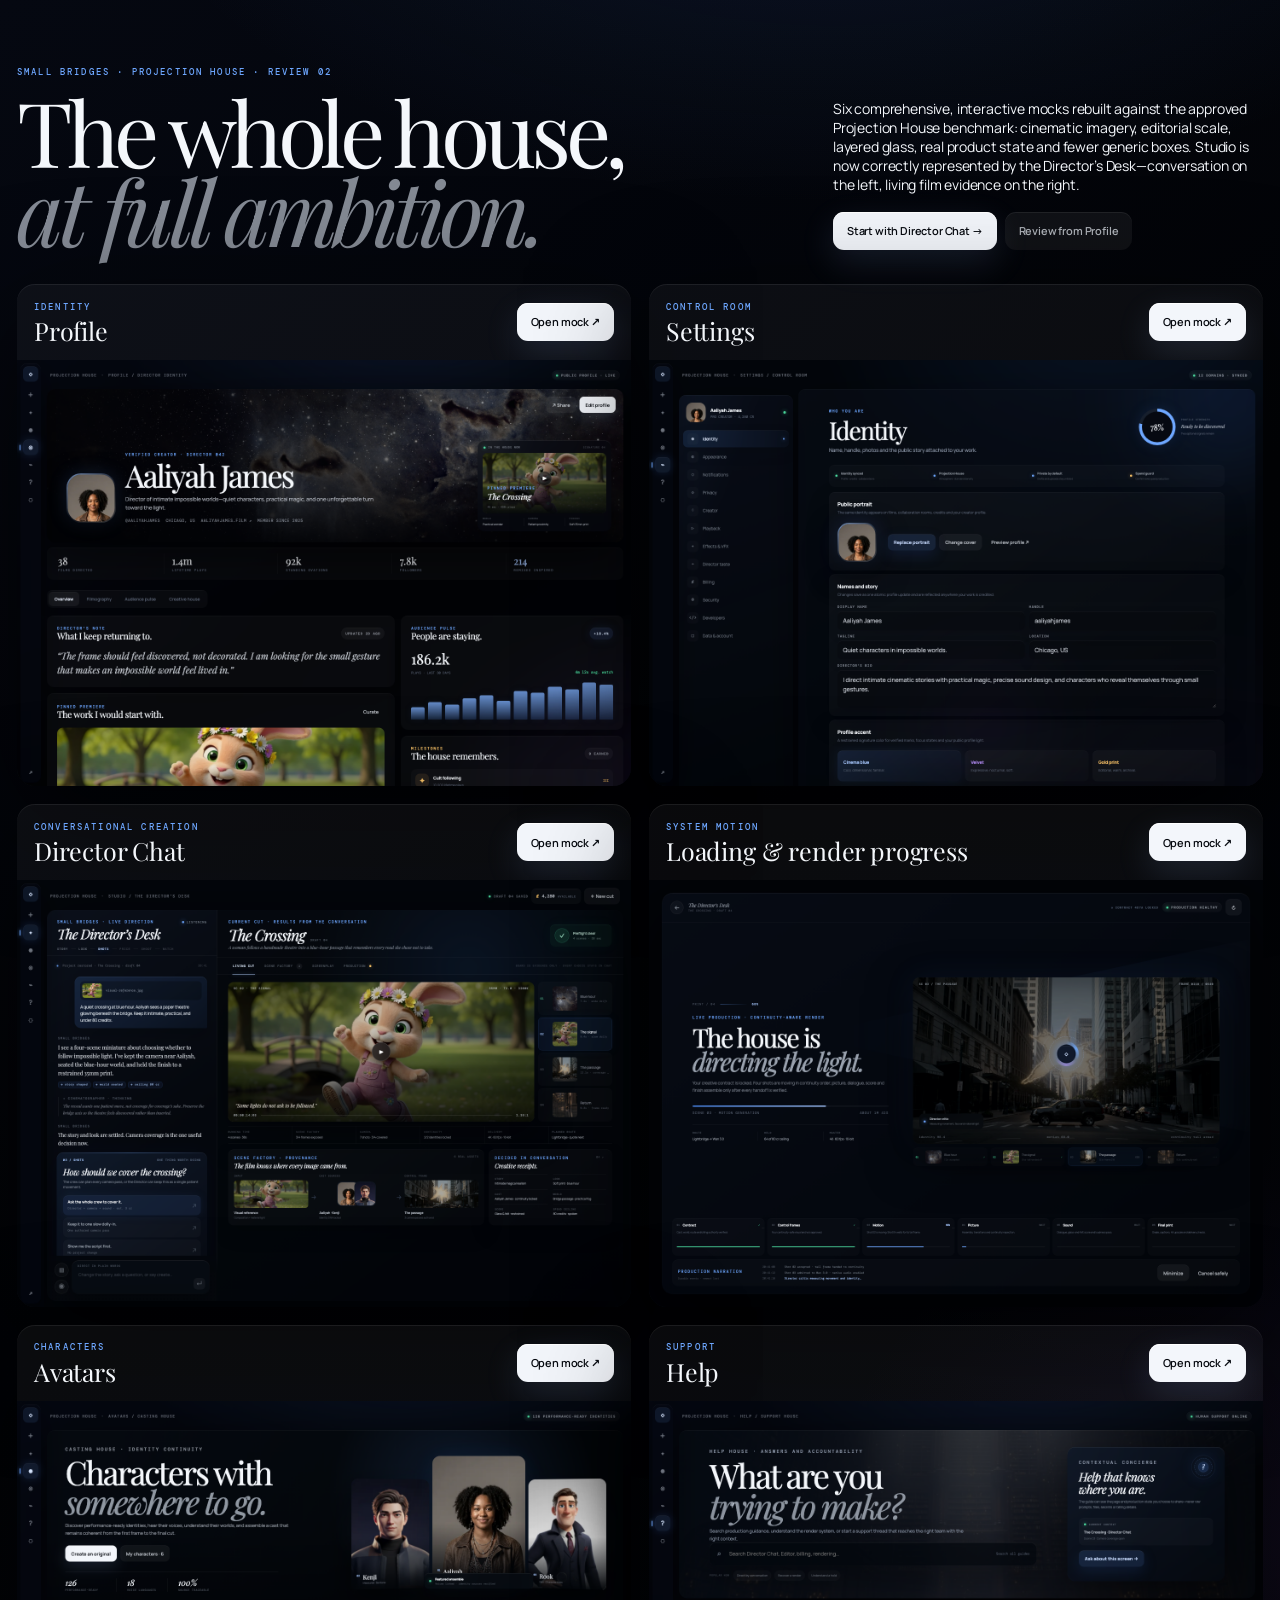
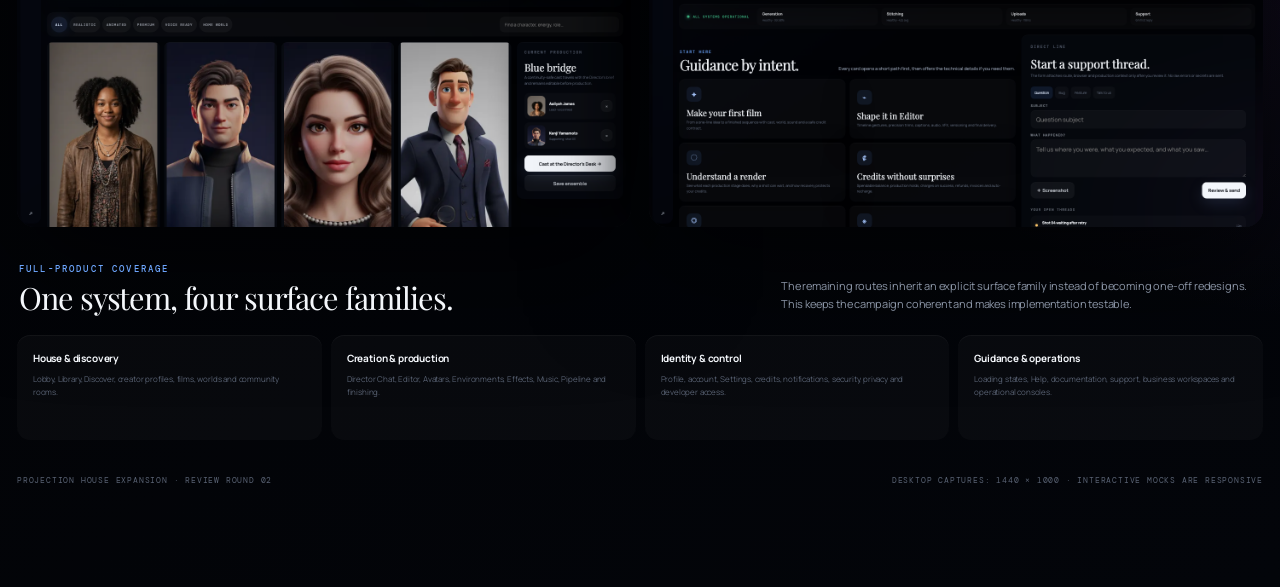
<file: index.html>
<!doctype html>
<html lang="en">
  <head>
    <meta charset="UTF-8" />
    <meta name="viewport" content="width=device-width, initial-scale=1" />
    <title>Projection House — Full product expansion mocks</title>
    <link rel="stylesheet" href="styles.css" />
  </head>
  <body>
    <div class="ambient" aria-hidden="true"><span></span><span></span></div>
    <main class="review-wrap">
      <header class="review-head">
        <div><p class="eyebrow">Small Bridges · Projection House · Review 02</p><h1>The whole house,<br /><em>at full ambition.</em></h1></div>
        <div><p>Six comprehensive, interactive mocks rebuilt against the approved Projection House benchmark: cinematic imagery, editorial scale, layered glass, real product state and fewer generic boxes. Studio is now correctly represented by the Director’s Desk—conversation on the left, living film evidence on the right.</p><div style="display:flex;gap:8px;margin-top:18px"><a class="btn primary" href="studio.html">Start with Director Chat →</a><a class="btn" href="profile.html">Review from Profile</a></div></div>
      </header>

      <section class="review-grid" aria-label="Expansion mock screens">
        <article class="review-card"><div class="review-card-head"><div><p class="eyebrow">Identity</p><h2>Profile</h2></div><a class="btn primary" href="profile.html">Open mock ↗</a></div><a href="profile.html"><img src="profile.png" alt="Premium creator profile mock" /></a></article>
        <article class="review-card"><div class="review-card-head"><div><p class="eyebrow">Control room</p><h2>Settings</h2></div><a class="btn primary" href="settings.html">Open mock ↗</a></div><a href="settings.html"><img src="settings.png" alt="Premium settings mock" /></a></article>
        <article class="review-card"><div class="review-card-head"><div><p class="eyebrow">Conversational creation</p><h2>Director Chat</h2></div><a class="btn primary" href="studio.html">Open mock ↗</a></div><a href="studio.html"><img src="studio.png" alt="Premium Director Chat mock" /></a></article>
        <article class="review-card"><div class="review-card-head"><div><p class="eyebrow">System motion</p><h2>Loading & render progress</h2></div><a class="btn primary" href="loading.html">Open mock ↗</a></div><a href="loading.html"><img src="loading.png" alt="Premium render progress motion mock" /></a></article>
        <article class="review-card"><div class="review-card-head"><div><p class="eyebrow">Characters</p><h2>Avatars</h2></div><a class="btn primary" href="avatars.html">Open mock ↗</a></div><a href="avatars.html"><img src="avatars.png" alt="Premium avatars and casting mock" /></a></article>
        <article class="review-card"><div class="review-card-head"><div><p class="eyebrow">Support</p><h2>Help</h2></div><a class="btn primary" href="help.html">Open mock ↗</a></div><a href="help.html"><img src="help.png" alt="Premium help and support mock" /></a></article>
      </section>

      <section style="margin-top:36px"><div class="section-head"><div><p class="eyebrow">Full-product coverage</p><h2>One system, four surface families.</h2></div><p>The remaining routes inherit an explicit surface family instead of becoming one-off redesigns. This keeps the campaign coherent and makes implementation testable.</p></div>
        <div class="coverage">
          <div><b>House & discovery</b><span>Lobby, Library, Discover, creator profiles, films, worlds and community rooms.</span></div>
          <div><b>Creation & production</b><span>Director Chat, Editor, Avatars, Environments, Effects, Music, Pipeline and finishing.</span></div>
          <div><b>Identity & control</b><span>Profile, account, Settings, credits, notifications, security, privacy and developer access.</span></div>
          <div><b>Guidance & operations</b><span>Loading states, Help, documentation, support, business workspaces and operational consoles.</span></div>
        </div>
      </section>

      <footer style="display:flex;justify-content:space-between;gap:20px;margin-top:34px;color:var(--faint);font:400 8px/1.6 'DM Mono',monospace;letter-spacing:.1em;text-transform:uppercase"><span>Projection House expansion · review round 02</span><span>Desktop captures: 1440 × 1000 · interactive mocks are responsive</span></footer>
    </main>
    <script src="mock.js"></script>
  </body>
</html>
</file>
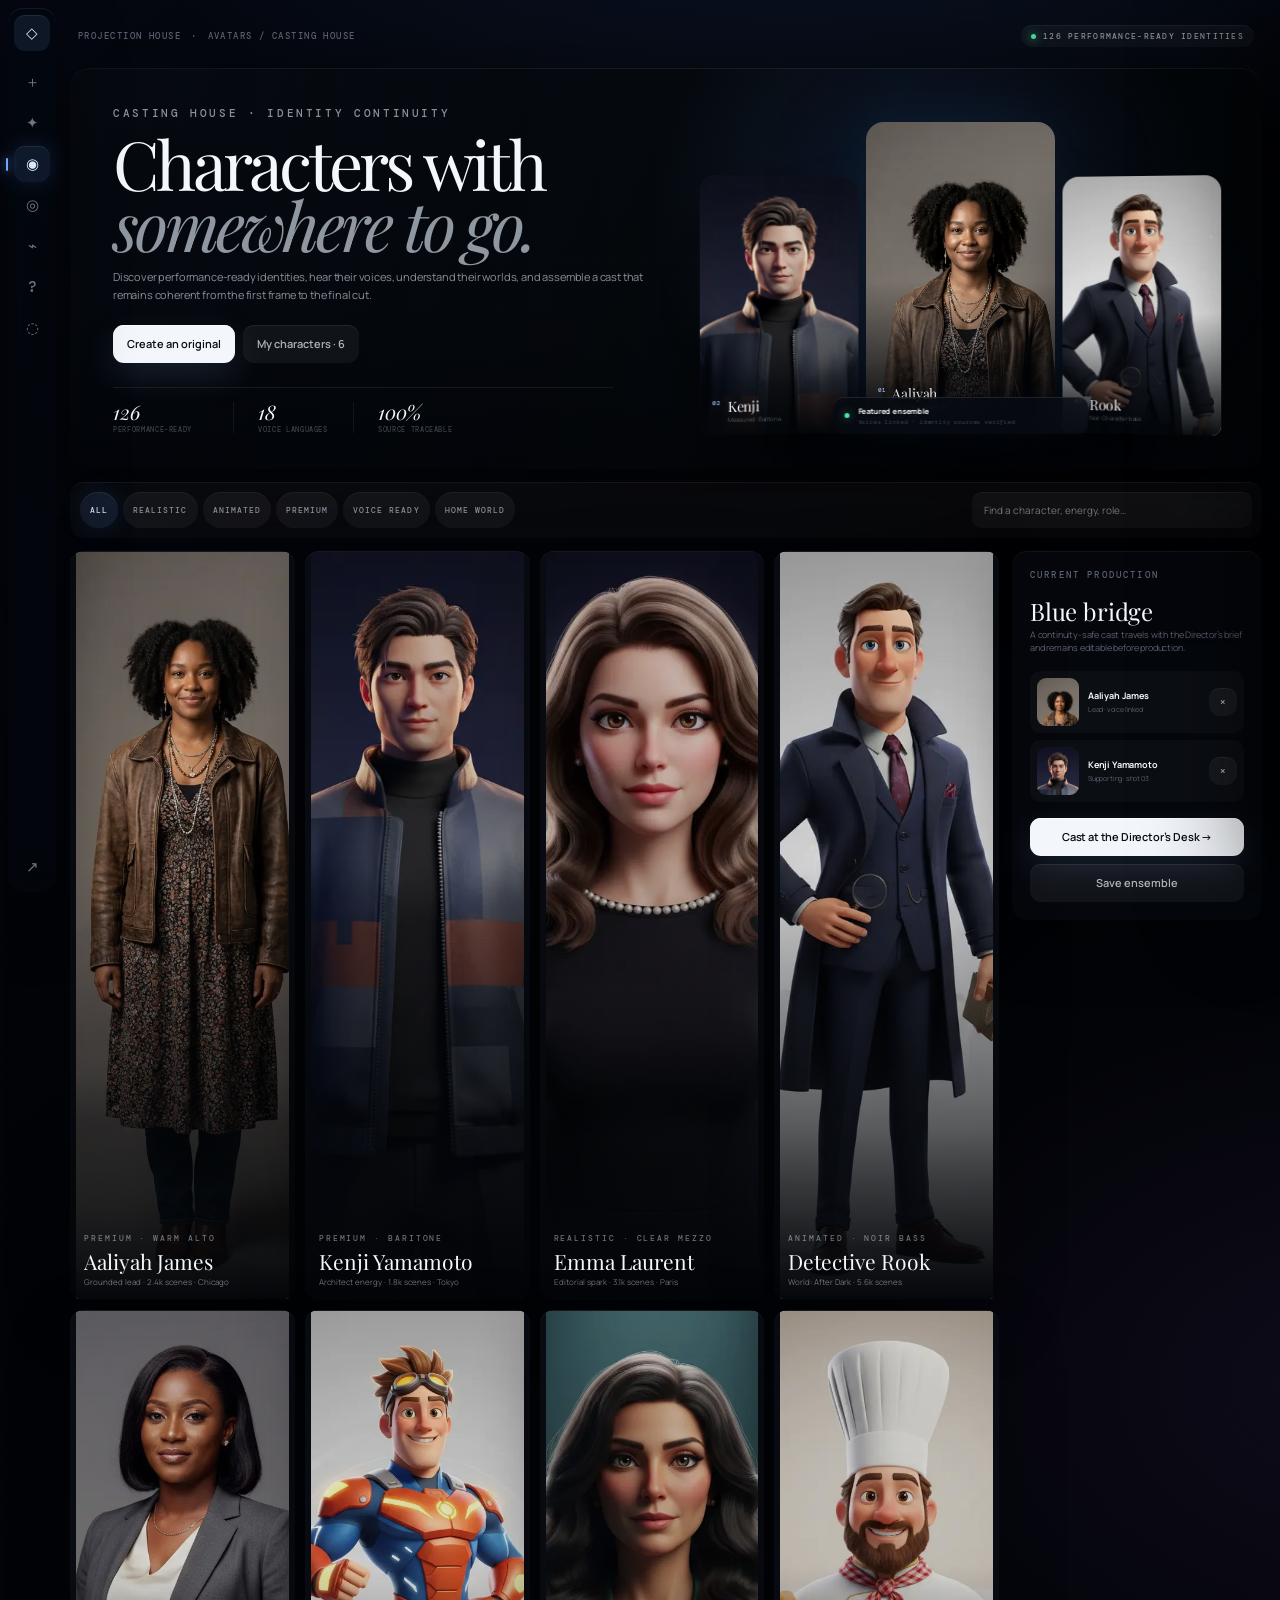
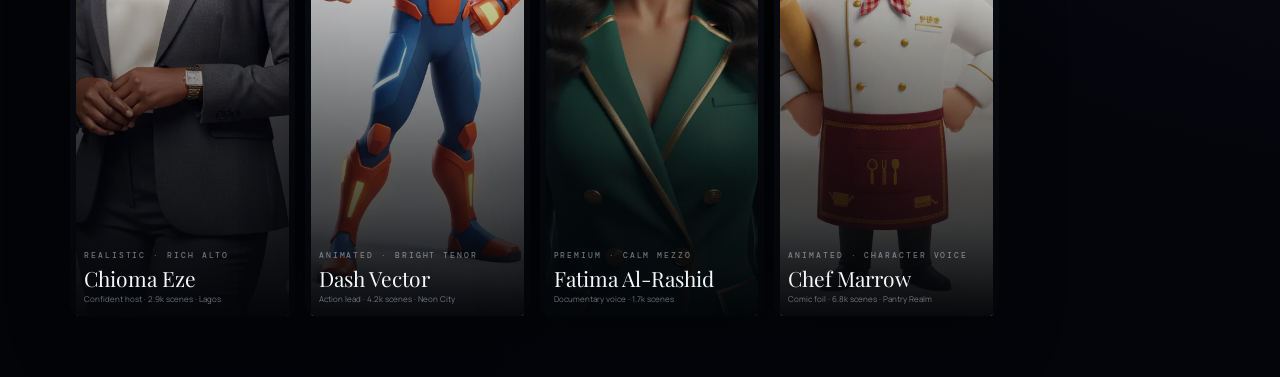
<file: avatars.html>
<!doctype html>
<html lang="en">
  <head>
    <meta charset="UTF-8" />
    <meta name="viewport" content="width=device-width, initial-scale=1" />
    <title>Projection House — Avatars mock</title>
    <link rel="stylesheet" href="styles.css" />
  </head>
  <body>
    <div class="ambient" aria-hidden="true"><span></span><span></span></div>
    <aside data-rail data-active="avatars"></aside>
    <main class="page">
      <div class="page-inner">
        <header class="topline"><div class="breadcrumb"><a href="index.html">Projection House</a><span>·</span><span>Avatars / Casting house</span></div><div class="live-chip"><i></i> 126 performance-ready identities</div></header>

        <section class="avatars-hero avatars-hero-v2">
          <div class="avatar-hero-copy">
            <div class="avatar-hero-message">
              <p class="eyebrow">Casting house · Identity continuity</p>
              <h1>Characters with<br /><em>somewhere to go.</em></h1>
              <p>Discover performance-ready identities, hear their voices, understand their worlds, and assemble a cast that remains coherent from the first frame to the final cut.</p>
              <div class="avatar-hero-actions"><button class="btn primary" data-toast="Avatar creator opened">Create an original</button><button class="btn" data-toast="My avatars shelf opened">My characters · 6</button></div>
              <dl class="avatar-hero-proof"><div><dt>126</dt><dd>performance-ready</dd></div><div><dt>18</dt><dd>voice languages</dd></div><div><dt>100%</dt><dd>source traceable</dd></div></dl>
            </div>
            <div class="casting-marquee" aria-label="Featured ensemble">
              <figure><img src="cinema-assets/avatars/kenji-yamamoto-front.webp" alt="Kenji Yamamoto" /><figcaption><span>02</span><b>Kenji</b><small>Measured · Baritone</small></figcaption></figure>
              <figure class="hero-cast"><img src="cinema-assets/avatars/aaliyah-johnson-front.webp" alt="Aaliyah James" /><figcaption><span>01</span><b>Aaliyah</b><small>Grounded · Warm alto</small></figcaption></figure>
              <figure><img src="cinema-assets/avatars/detective-rook-front.webp" alt="Detective Rook" /><figcaption><span>03</span><b>Rook</b><small>Noir · Character bass</small></figcaption></figure>
              <div class="marquee-note"><i></i><span><b>Featured ensemble</b><small>Voices linked · identity sources verified</small></span></div>
            </div>
          </div>
        </section>

        <section class="avatar-controls" aria-label="Avatar controls">
          <div class="avatar-tabs"><button class="pill active" data-avatar-filter="all">All</button><button class="pill" data-avatar-filter="realistic">Realistic</button><button class="pill" data-avatar-filter="animated">Animated</button><button class="pill" data-avatar-filter="premium">Premium</button><button class="pill" data-toast="Voice filters opened">Voice ready</button><button class="pill" data-toast="World filters opened">Home world</button></div>
          <input class="search" data-avatar-search placeholder="Find a character, energy, role…" aria-label="Search avatars" />
        </section>

        <div class="avatar-layout">
          <section class="avatar-grid" aria-label="Avatar gallery">
            <button class="avatar-card" data-avatar-card="aaliyah james director warm precise realistic premium" data-type="realistic" data-name="Aaliyah James" data-role="Grounded, precise, quietly magnetic. A natural lead for intimate dramas and product storytelling." data-image="cinema-assets/avatars/aaliyah-johnson-front.webp"><img src="cinema-assets/avatars/aaliyah-johnson-front.webp" alt="Aaliyah James" /><div class="avatar-card-copy"><p class="eyebrow">Premium · Warm alto</p><h3>Aaliyah James</h3><p>Grounded lead · 2.4k scenes · Chicago</p></div></button>
            <button class="avatar-card" data-avatar-card="kenji yamamoto architect measured realistic premium" data-type="premium" data-name="Kenji Yamamoto" data-role="Measured and intelligent with a dry warmth. Strong for explainers, speculative fiction and design-led stories." data-image="cinema-assets/avatars/kenji-yamamoto-front.webp"><img src="cinema-assets/avatars/kenji-yamamoto-front.webp" alt="Kenji Yamamoto" /><div class="avatar-card-copy"><p class="eyebrow violet">Premium · Baritone</p><h3>Kenji Yamamoto</h3><p>Architect energy · 1.8k scenes · Tokyo</p></div></button>
            <button class="avatar-card" data-avatar-card="emma laurent editorial luminous realistic" data-type="realistic" data-name="Emma Laurent" data-role="Editorial, quick and luminous. An expressive presence for fashion, travel and cultural storytelling." data-image="cinema-assets/avatars/emma-laurent-front.webp"><img src="cinema-assets/avatars/emma-laurent-front.webp" alt="Emma Laurent" /><div class="avatar-card-copy"><p class="eyebrow">Realistic · Clear mezzo</p><h3>Emma Laurent</h3><p>Editorial spark · 3.1k scenes · Paris</p></div></button>
            <button class="avatar-card" data-avatar-card="detective rook noir animated premium" data-type="animated" data-name="Detective Rook" data-role="A monochrome investigator with patient timing and a voice built for secrets, reveals and late-night narration." data-image="cinema-assets/avatars/detective-rook-front.webp"><img src="cinema-assets/avatars/detective-rook-front.webp" alt="Detective Rook" /><div class="avatar-card-copy"><p class="eyebrow violet">Animated · Noir bass</p><h3>Detective Rook</h3><p>World: After Dark · 5.6k scenes</p></div></button>
            <button class="avatar-card" data-avatar-card="chioma eze confident host realistic" data-type="realistic" data-name="Chioma Eze" data-role="Confident, generous and conversational. Built for teaching, hosting and direct-to-camera clarity." data-image="cinema-assets/avatars/chioma-eze-front.webp"><img src="cinema-assets/avatars/chioma-eze-front.webp" alt="Chioma Eze" /><div class="avatar-card-copy"><p class="eyebrow">Realistic · Rich alto</p><h3>Chioma Eze</h3><p>Confident host · 2.9k scenes · Lagos</p></div></button>
            <button class="avatar-card" data-avatar-card="dash vector kinetic animated" data-type="animated" data-name="Dash Vector" data-role="Fast, kinetic and optimistic. A stylized performer for sports, youth campaigns and fourth-wall breaks." data-image="cinema-assets/avatars/dash-vector-front.webp"><img src="cinema-assets/avatars/dash-vector-front.webp" alt="Dash Vector" /><div class="avatar-card-copy"><p class="eyebrow violet">Animated · Bright tenor</p><h3>Dash Vector</h3><p>Action lead · 4.2k scenes · Neon City</p></div></button>
            <button class="avatar-card" data-avatar-card="fatima al rashid documentary thoughtful premium" data-type="premium" data-name="Fatima Al-Rashid" data-role="Thoughtful authority and calm curiosity. Excellent for documentary, history and premium brand work." data-image="cinema-assets/avatars/fatima-al-rashid-front.webp"><img src="cinema-assets/avatars/fatima-al-rashid-front.webp" alt="Fatima Al-Rashid" /><div class="avatar-card-copy"><p class="eyebrow amber">Premium · Calm mezzo</p><h3>Fatima Al-Rashid</h3><p>Documentary voice · 1.7k scenes</p></div></button>
            <button class="avatar-card" data-avatar-card="chef marrow comedy animated" data-type="animated" data-name="Chef Marrow" data-role="A culinary perfectionist with theatrical timing, visual comedy and a surprising sentimental streak." data-image="cinema-assets/avatars/chef-marrow-front.webp"><img src="cinema-assets/avatars/chef-marrow-front.webp" alt="Chef Marrow" /><div class="avatar-card-copy"><p class="eyebrow violet">Animated · Character voice</p><h3>Chef Marrow</h3><p>Comic foil · 6.8k scenes · Pantry Realm</p></div></button>
          </section>

          <aside class="cast-dock">
            <p class="eyebrow">Current production</p><h3>Blue bridge</h3><p>A continuity-safe cast travels with the Director’s brief and remains editable before production.</p>
            <div class="cast-member"><img src="cinema-assets/avatars/aaliyah-johnson-front.webp" alt="" /><div><strong>Aaliyah James</strong><span>Lead · voice linked</span></div><button class="btn icon-btn" style="width:28px;min-height:28px" data-cast-toggle aria-label="Remove Aaliyah">×</button></div>
            <div class="cast-member"><img src="cinema-assets/avatars/kenji-yamamoto-front.webp" alt="" /><div><strong>Kenji Yamamoto</strong><span>Supporting · shot 03</span></div><button class="btn icon-btn" style="width:28px;min-height:28px" data-cast-toggle aria-label="Remove Kenji">×</button></div>
            <div style="display:grid;gap:8px;margin-top:16px"><a class="btn primary" href="studio.html">Cast at the Director’s Desk →</a><button class="btn" data-toast="Saved to casting preset">Save ensemble</button></div>
          </aside>
        </div>
      </div>
    </main>

    <aside class="avatar-drawer" data-avatar-drawer aria-label="Character details">
      <button class="btn icon-btn drawer-close" data-drawer-close aria-label="Close">×</button>
      <div class="drawer-image"><img data-drawer-image src="cinema-assets/avatars/aaliyah-johnson-front.webp" alt="" /></div>
      <div class="drawer-body"><p class="eyebrow">Identity · Performance profile</p><h2 data-drawer-name>Aaliyah James</h2><p data-drawer-role>Grounded, precise, quietly magnetic. A natural lead for intimate dramas and product storytelling.</p><div class="config-label">Performance traits</div><div style="display:flex;flex-wrap:wrap;gap:6px"><span class="pill active">Measured</span><span class="pill">Naturalistic</span><span class="pill">Warm authority</span><span class="pill">Subtle humor</span></div><div class="config-label">Voice</div><button class="choice active" style="width:100%" data-toast="Voice sample playing"><b>Warm alto · North American English</b><span>Intimate proximity, crisp consonants, calm pacing. ▷ Play sample</span></button><div style="display:flex;gap:8px;margin-top:22px"><button class="btn blue-btn" data-cast-toggle>Add to cast</button><a class="btn primary" href="studio.html">Cast at the Director’s Desk →</a></div></div>
    </aside>
    <script src="mock.js"></script>
  </body>
</html>
</file>
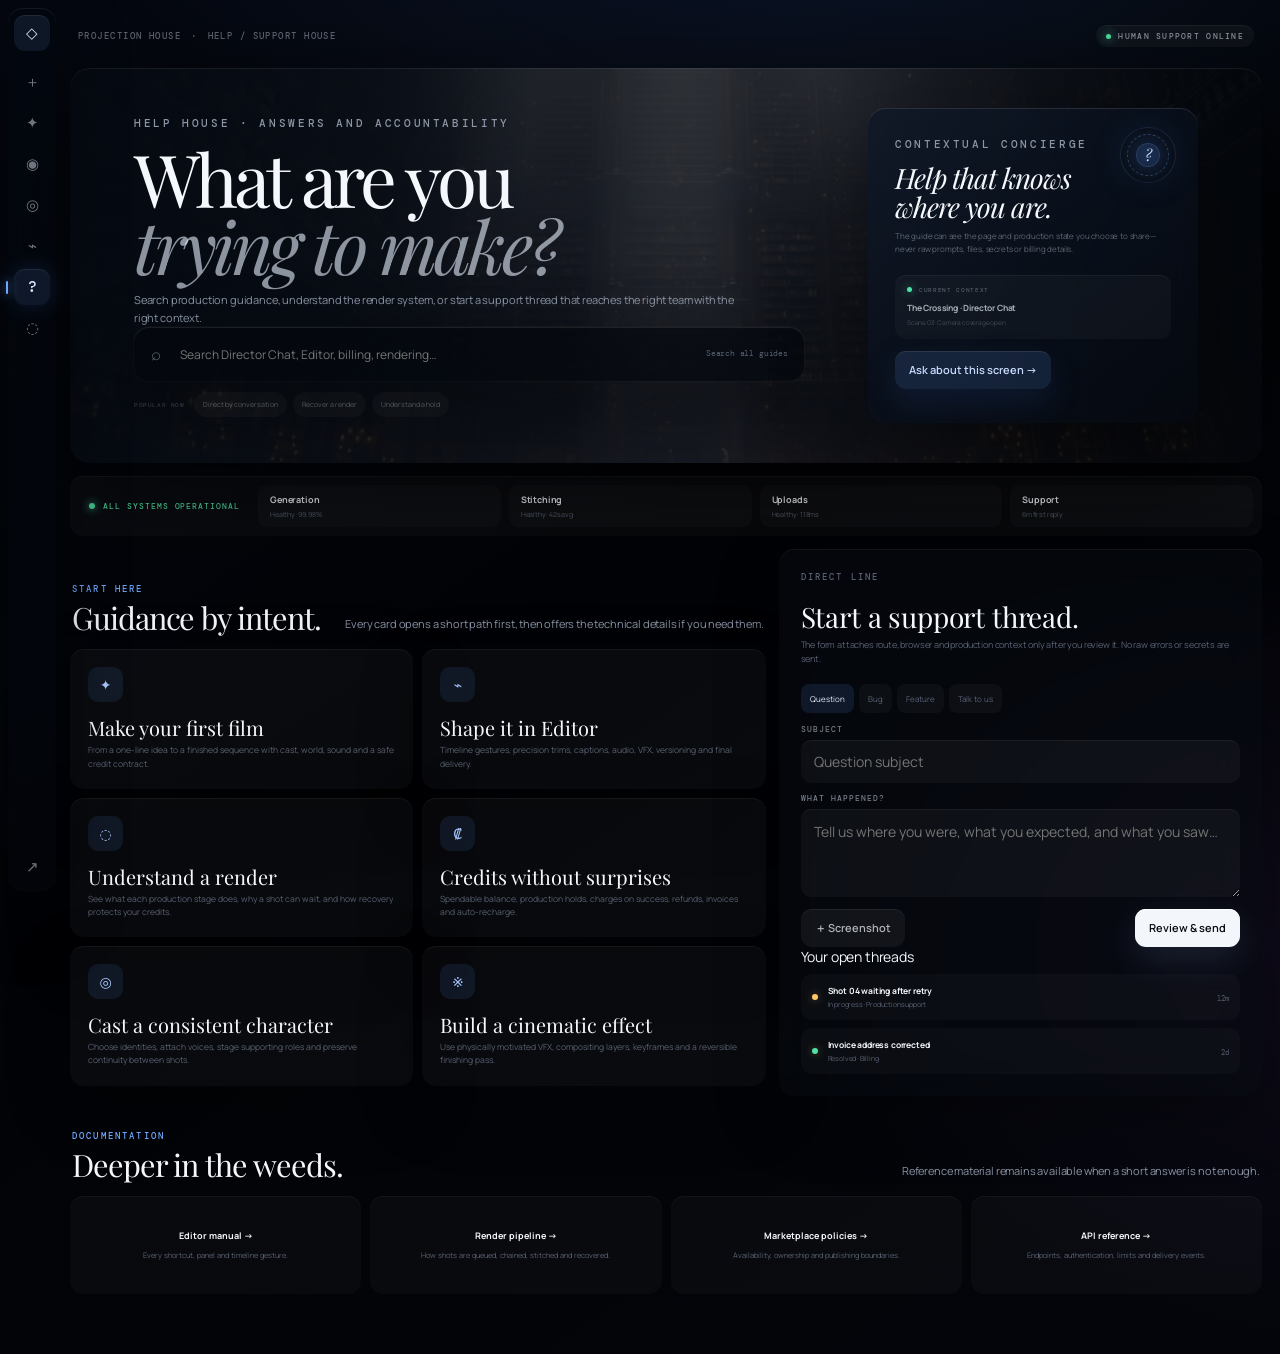
<file: help.html>
<!doctype html>
<html lang="en">
  <head>
    <meta charset="UTF-8" />
    <meta name="viewport" content="width=device-width, initial-scale=1" />
    <title>Projection House — Help mock</title>
    <link rel="stylesheet" href="styles.css" />
  </head>
  <body>
    <div class="ambient" aria-hidden="true"><span></span><span></span></div>
    <aside data-rail data-active="help"></aside>
    <main class="page">
      <div class="page-inner">
        <header class="topline"><div class="breadcrumb"><a href="index.html">Projection House</a><span>·</span><span>Help / Support house</span></div><div class="live-chip"><i></i> Human support online</div></header>

        <section class="help-hero help-hero-v2">
          <div class="help-hero-copy"><p class="eyebrow">Help house · Answers and accountability</p><h1>What are you<br /><em>trying to make?</em></h1><p>Search production guidance, understand the render system, or start a support thread that reaches the right team with the right context.</p><label class="help-search"><i>⌕</i><input data-help-search placeholder="Search Director Chat, Editor, billing, rendering…" aria-label="Search help" /><span data-help-count>Search all guides</span></label><div class="popular-searches"><span>Popular now</span><button data-help-query="director chat">Direct by conversation</button><button data-help-query="render recovery">Recover a render</button><button data-help-query="credits hold">Understand a hold</button></div></div>
          <aside class="help-concierge">
            <div class="concierge-orbit" aria-hidden="true"><i></i><span>?</span></div>
            <p class="eyebrow">Contextual concierge</p><h2>Help that knows<br />where you are.</h2><p>The guide can see the page and production state you choose to share—never raw prompts, files, secrets or billing details.</p>
            <div class="concierge-context"><span><i></i><b>Current context</b></span><strong>The Crossing · Director Chat</strong><small>Scene 03 · Camera coverage open</small></div>
            <button class="btn blue-btn" data-toast="Contextual guide opened">Ask about this screen →</button>
          </aside>
        </section>

        <section class="status-bar" aria-label="System status">
          <div class="status-ok"><i></i> All systems operational</div>
          <div class="status-metric"><b>Generation</b><span>Healthy · 99.98%</span></div>
          <div class="status-metric"><b>Stitching</b><span>Healthy · 42s avg</span></div>
          <div class="status-metric"><b>Uploads</b><span>Healthy · 118ms</span></div>
          <div class="status-metric"><b>Support</b><span>6m first reply</span></div>
        </section>

        <div class="help-layout">
          <section>
            <div class="section-head"><div><p class="eyebrow">Start here</p><h2>Guidance by intent.</h2></div><p>Every card opens a short path first, then offers the technical details if you need them.</p></div>
            <div class="quick-grid">
              <button class="help-card" data-help-card="start first film studio prompt beginner" data-toast="Getting started guide opened"><span class="symbol">✦</span><h3>Make your first film</h3><p>From a one-line idea to a finished sequence with cast, world, sound and a safe credit contract.</p></button>
              <button class="help-card" data-help-card="editor timeline trim captions effects export" data-toast="Editor guide opened"><span class="symbol">⌁</span><h3>Shape it in Editor</h3><p>Timeline gestures, precision trims, captions, audio, VFX, versioning and final delivery.</p></button>
              <button class="help-card" data-help-card="render pipeline stuck failed clips retry credits" data-toast="Render recovery guide opened"><span class="symbol">◌</span><h3>Understand a render</h3><p>See what each production stage does, why a shot can wait, and how recovery protects your credits.</p></button>
              <button class="help-card" data-help-card="billing credits holds refund invoice payment" data-toast="Billing guide opened"><span class="symbol">₡</span><h3>Credits without surprises</h3><p>Spendable balance, production holds, charges on success, refunds, invoices and auto-recharge.</p></button>
              <button class="help-card" data-help-card="avatars cast voice character continuity identity" data-toast="Casting guide opened"><span class="symbol">◎</span><h3>Cast a consistent character</h3><p>Choose identities, attach voices, stage supporting roles and preserve continuity between shots.</p></button>
              <button class="help-card" data-help-card="vfx effects blender cinematic compositing finish" data-toast="Effects guide opened"><span class="symbol">※</span><h3>Build a cinematic effect</h3><p>Use physically motivated VFX, compositing layers, keyframes and a reversible finishing pass.</p></button>
            </div>
          </section>

          <aside class="support-panel">
            <p class="eyebrow">Direct line</p><h2>Start a support thread.</h2><p>The form attaches route, browser and production context only after you review it. No raw errors or secrets are sent.</p>
            <div class="support-types"><button class="active" data-support-type>Question</button><button data-support-type>Bug</button><button data-support-type>Feature</button><button data-support-type>Talk to us</button></div>
            <div class="fields" style="grid-template-columns:1fr">
              <div class="field"><label>Subject</label><input data-support-subject placeholder="Question subject" /></div>
              <div class="field"><label>What happened?</label><textarea placeholder="Tell us where you were, what you expected, and what you saw…"></textarea></div>
            </div>
            <div style="display:flex;justify-content:space-between;align-items:center;gap:10px;margin-top:12px"><button class="btn" data-toast="Screenshot picker opened">＋ Screenshot</button><button class="btn primary" data-toast="Review step opened before submission">Review & send</button></div>
            <div class="config-label">Your open threads</div>
            <div class="ticket"><i></i><div><strong>Shot 04 waiting after retry</strong><span>In progress · Production support</span></div><span class="mono faint" style="font-size:7px">12m</span></div>
            <div class="ticket"><i style="background:var(--green)"></i><div><strong>Invoice address corrected</strong><span>Resolved · Billing</span></div><span class="mono faint" style="font-size:7px">2d</span></div>
          </aside>
        </div>

        <section>
          <div class="section-head"><div><p class="eyebrow">Documentation</p><h2>Deeper in the weeds.</h2></div><p>Reference material remains available when a short answer is not enough.</p></div>
          <div class="docs-row">
            <button class="doc" data-help-card="editor manual shortcuts panels timeline"><b>Editor manual →</b><span>Every shortcut, panel and timeline gesture.</span></button>
            <button class="doc" data-help-card="render pipeline shots queue stitch watchdog"><b>Render pipeline →</b><span>How shots are queued, chained, stitched and recovered.</span></button>
            <button class="doc" data-help-card="marketplace policies creator templates"><b>Marketplace policies →</b><span>Availability, ownership and publishing boundaries.</span></button>
            <button class="doc" data-help-card="api developer keys webhook reference"><b>API reference →</b><span>Endpoints, authentication, limits and delivery events.</span></button>
          </div>
        </section>
      </div>
    </main>
    <script src="mock.js"></script>
  </body>
</html>
</file>
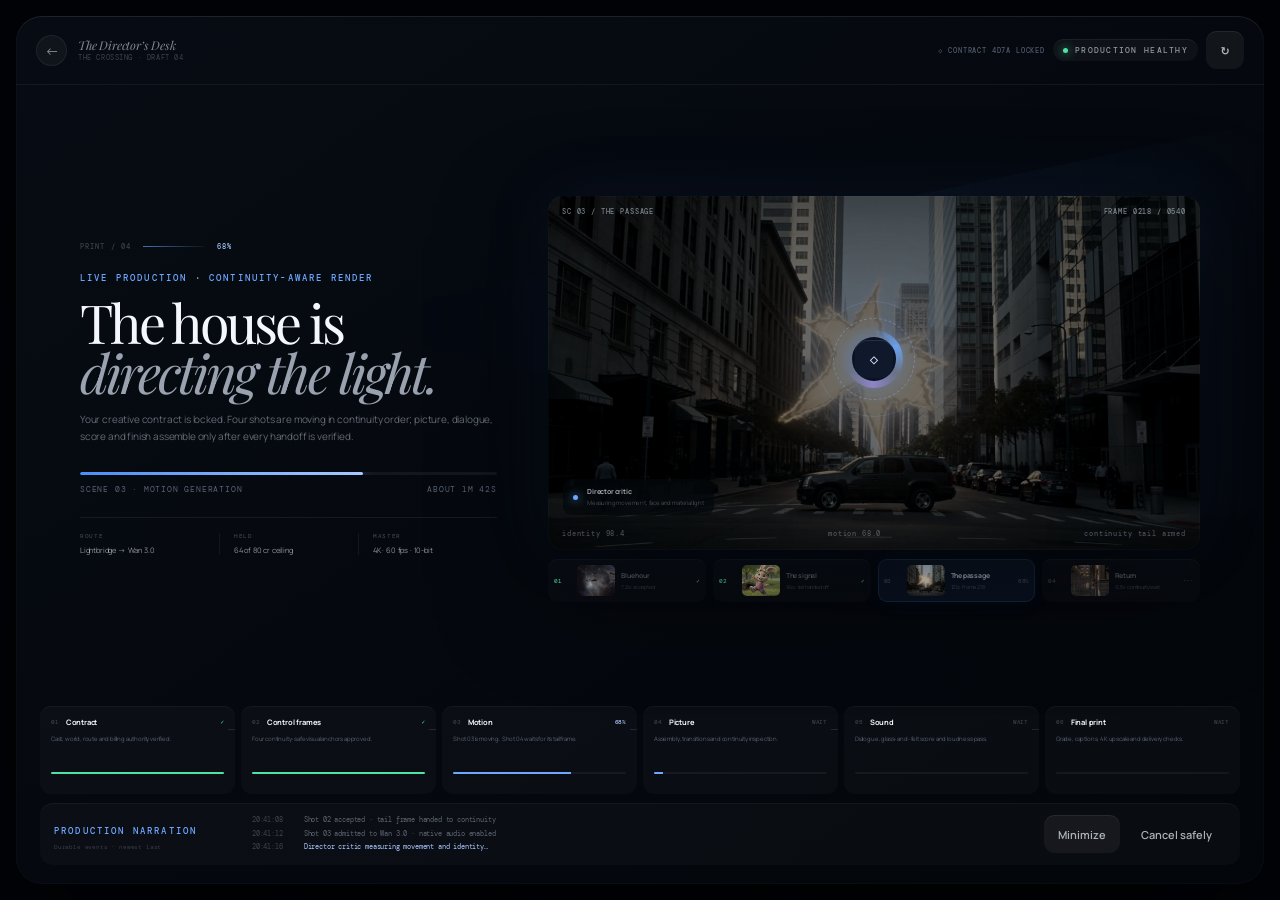
<file: loading.html>
<!doctype html>
<html lang="en">
  <head>
    <meta charset="UTF-8" />
    <meta name="viewport" content="width=device-width, initial-scale=1" />
    <title>Projection House — Loading motion mock</title>
    <link rel="stylesheet" href="styles.css" />
  </head>
  <body class="loading-body">
    <div class="loading-backdrop" aria-hidden="true"><img src="cinema-assets/env/rift.jpg" alt="" /><i></i></div>
    <main class="loading-page">
      <section class="loading-house loading-house-v2" aria-label="Production loading state">
        <header class="loading-top">
          <a class="loading-return" href="studio.html"><span>←</span><span><b>The Director’s Desk</b><small>The Crossing · Draft 04</small></span></a>
          <div class="loading-status-cluster">
            <span class="contract-lock">◇ Contract 4D7A locked</span>
            <span class="live-chip"><i></i> Production healthy</span>
            <button class="btn icon-btn" data-replay-loading aria-label="Replay loading motion">↻</button>
          </div>
        </header>

        <div class="loading-stage-v2">
          <section class="loading-copy-v2">
            <div class="production-index"><span>PRINT / 04</span><i></i><span>68%</span></div>
            <p class="eyebrow">Live production · Continuity-aware render</p>
            <h1>The house is<br /><em>directing the light.</em></h1>
            <p class="loading-lead">Your creative contract is locked. Four shots are moving in continuity order; picture, dialogue, score and finish assemble only after every handoff is verified.</p>
            <div class="progress-line"><i></i></div>
            <div class="progress-meta"><span>Scene 03 · Motion generation</span><span>about 1m 42s</span></div>
            <dl class="loading-facts">
              <div><dt>Route</dt><dd>Lightbridge → Wan 3.0</dd></div>
              <div><dt>Held</dt><dd>64 of 80 cr ceiling</dd></div>
              <div><dt>Master</dt><dd>4K · 60 fps · 10-bit</dd></div>
            </dl>
          </section>

          <section class="render-theatre" aria-label="Live render preview">
            <div class="projector-beam" aria-hidden="true"></div>
            <div class="render-screen">
              <img src="cinema-assets/env/rift.jpg" alt="Scene three rendering preview" />
              <div class="render-scan" aria-hidden="true"></div>
              <div class="render-screen-head"><span>SC 03 / THE PASSAGE</span><span>FRAME 0218 / 0540</span></div>
              <div class="render-screen-foot"><span>identity 98.4</span><span>motion 68.0</span><span>continuity tail armed</span></div>
              <div class="aperture compact-aperture" aria-hidden="true"><div class="aperture-ring"></div><div class="aperture-mark">◇</div></div>
              <div class="render-critic"><i></i><span><b>Director critic</b><small>Measuring movement, face and material light</small></span></div>
            </div>
            <div class="render-reel" aria-label="Scene render queue">
              <article class="complete"><span>01</span><img src="cinema-assets/env/studio-bg.jpg" alt="Scene one" /><div><b>Blue hour</b><small>7.2s · accepted</small></div><i>✓</i></article>
              <article class="complete"><span>02</span><img src="cinema-assets/cover-park-bridge.jpg" alt="Scene two" /><div><b>The signal</b><small>9.4s · tail handed off</small></div><i>✓</i></article>
              <article class="rendering"><span>03</span><img src="cinema-assets/env/rift.jpg" alt="Scene three" /><div><b>The passage</b><small>12.1s · frame 218</small></div><i>68%</i></article>
              <article><span>04</span><img src="cinema-assets/env/cosmos.jpg" alt="Scene four" /><div><b>Return</b><small>9.3s · continuity wait</small></div><i>···</i></article>
            </div>
          </section>
        </div>

        <section class="render-map render-map-v2" aria-label="Production choreography">
          <article class="render-step done"><div class="step-top"><span>01</span><b>Contract</b><i>✓</i></div><small>Cast, world, route and billing authority verified.</small><div class="mini-progress"><i style="width:100%;background:var(--green)"></i></div></article>
          <article class="render-step done"><div class="step-top"><span>02</span><b>Control frames</b><i>✓</i></div><small>Four continuity-safe visual anchors approved.</small><div class="mini-progress"><i style="width:100%;background:var(--green)"></i></div></article>
          <article class="render-step active"><div class="step-top"><span>03</span><b>Motion</b><i>68%</i></div><small>Shot 03 is moving. Shot 04 waits for its tail frame.</small><div class="mini-progress"><i style="width:68%"></i></div></article>
          <article class="render-step"><div class="step-top"><span>04</span><b>Picture</b><i>WAIT</i></div><small>Assembly, transitions and continuity inspection.</small><div class="mini-progress"><i style="width:5%"></i></div></article>
          <article class="render-step"><div class="step-top"><span>05</span><b>Sound</b><i>WAIT</i></div><small>Dialogue, glass-and-felt score and loudness pass.</small><div class="mini-progress"><i style="width:0"></i></div></article>
          <article class="render-step"><div class="step-top"><span>06</span><b>Final print</b><i>WAIT</i></div><small>Grade, captions, 4K upscale and delivery checks.</small><div class="mini-progress"><i style="width:0"></i></div></article>
        </section>

        <footer class="render-log render-log-v2">
          <div class="render-log-title"><span class="eyebrow">Production narration</span><small>Durable events · newest last</small></div>
          <div class="log-lines"><span><time>20:41:08</time> Shot 02 accepted · tail frame handed to continuity</span><span><time>20:41:12</time> Shot 03 admitted to Wan 3.0 · native audio enabled</span><span><time>20:41:16</time> Director critic measuring movement and identity…</span></div>
          <div class="render-controls"><button class="btn" data-toast="Production minimized; completion alert remains active">Minimize</button><button class="btn ghost" data-toast="Cancellation guard opened">Cancel safely</button></div>
        </footer>
      </section>
    </main>
    <script src="mock.js"></script>
  </body>
</html>
</file>
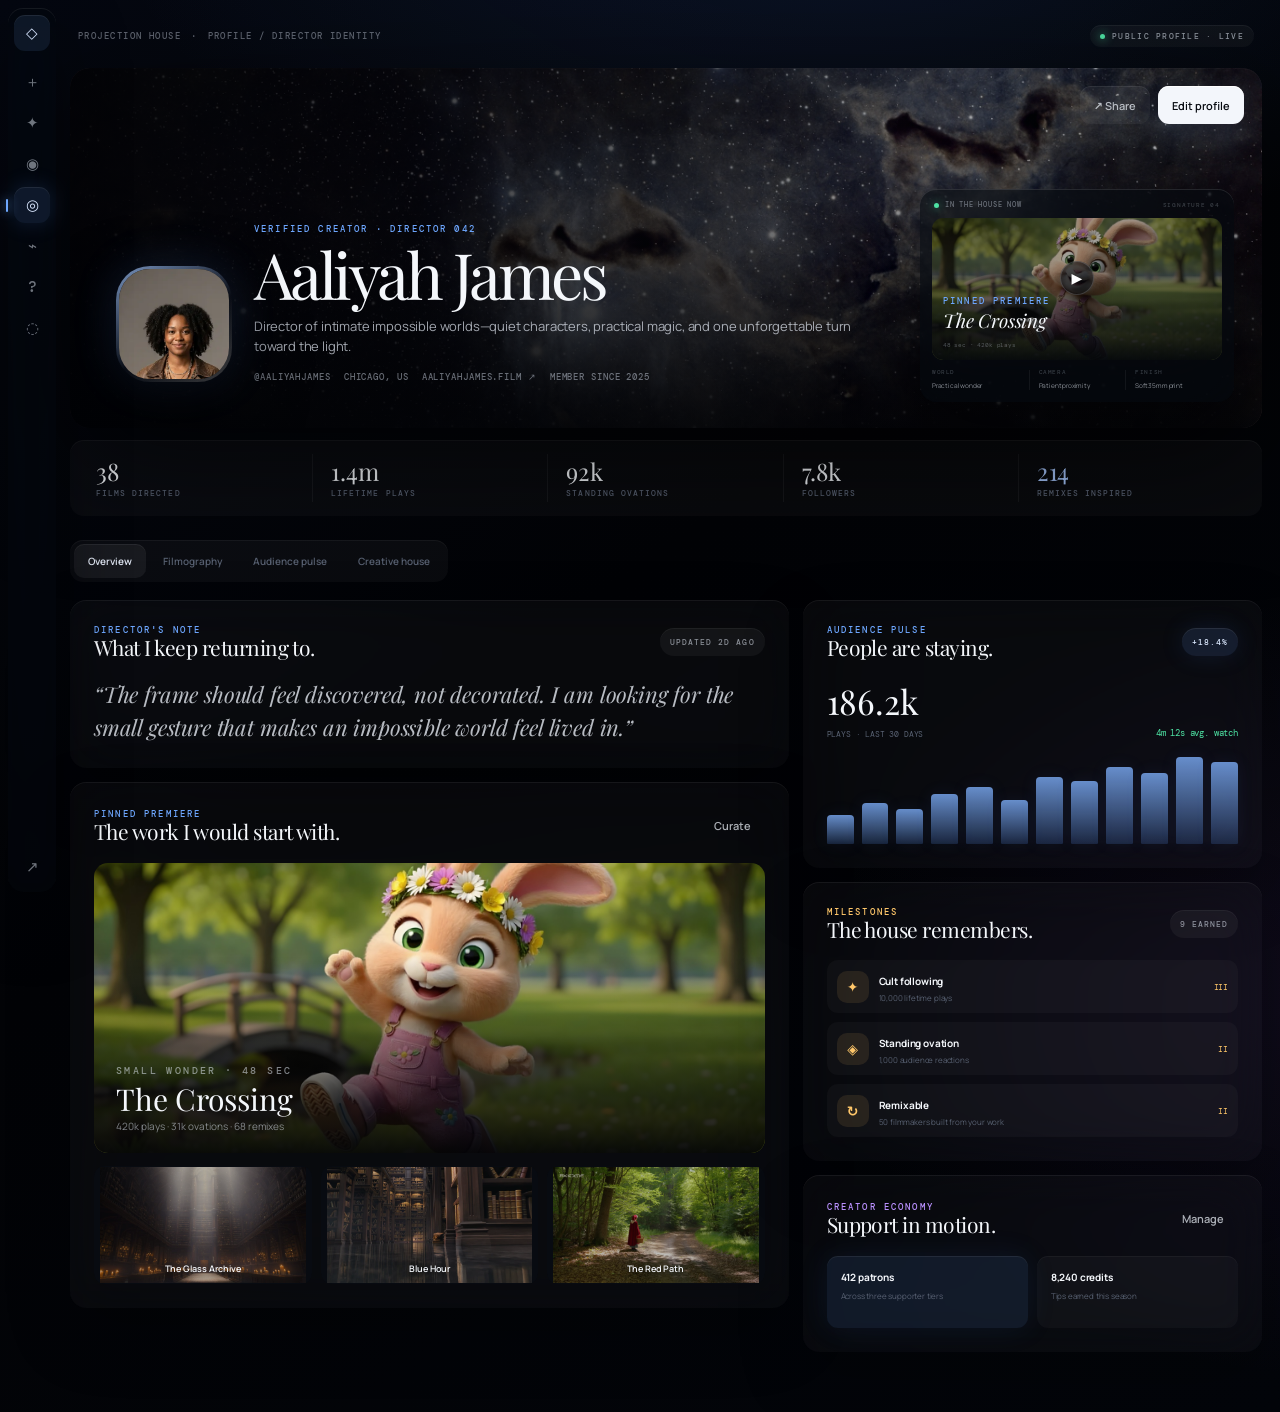
<file: profile.html>
<!doctype html>
<html lang="en">
  <head>
    <meta charset="UTF-8" />
    <meta name="viewport" content="width=device-width, initial-scale=1" />
    <title>Projection House — Profile mock</title>
    <link rel="stylesheet" href="styles.css" />
  </head>
  <body>
    <div class="ambient" aria-hidden="true"><span></span><span></span></div>
    <aside data-rail data-active="profile"></aside>
    <main class="page">
      <div class="page-inner">
        <header class="topline">
          <div class="breadcrumb"><a href="index.html">Projection House</a><span>·</span><span>Profile / Director identity</span></div>
          <div class="live-chip"><i></i> Public profile · Live</div>
        </header>

        <section class="profile-hero" aria-label="Director profile hero">
          <img class="profile-cover" src="cinema-assets/env/studio-bg.jpg" alt="" />
          <div class="profile-actions">
            <button class="btn" data-toast="Share sheet opened">↗ Share</button>
            <button class="btn primary" data-toast="Profile editing mode opened">Edit profile</button>
          </div>
          <div class="profile-identity">
            <div class="portrait-ring"><img src="cinema-assets/avatars/aaliyah-johnson-front.webp" alt="Aaliyah James" /></div>
            <div class="identity-copy">
              <p class="eyebrow">Verified creator · Director 042</p>
              <h1>Aaliyah James</h1>
              <p class="tagline">Director of intimate impossible worlds—quiet characters, practical magic, and one unforgettable turn toward the light.</p>
              <div class="identity-meta"><span>@aaliyahjames</span><span>Chicago, US</span><span>aaliyahjames.film ↗</span><span>Member since 2025</span></div>
            </div>
          </div>
          <aside class="profile-house-card" aria-label="Creative signature">
            <header><span><i></i> In the house now</span><small>Signature 04</small></header>
            <div class="signature-film"><img src="cinema-assets/cover-park-bridge.jpg" alt="The Crossing" /><button data-toast="Profile reel playback started" aria-label="Play profile reel">▶</button><div><p class="eyebrow">Pinned premiere</p><h2>The Crossing</h2><span>48 sec · 420k plays</span></div></div>
            <dl><div><dt>World</dt><dd>Practical wonder</dd></div><div><dt>Camera</dt><dd>Patient proximity</dd></div><div><dt>Finish</dt><dd>Soft 35mm print</dd></div></dl>
          </aside>
        </section>

        <section class="proof-strip" aria-label="Creator proof">
          <div class="proof"><strong>38</strong><span>Films directed</span></div>
          <div class="proof"><strong>1.4m</strong><span>Lifetime plays</span></div>
          <div class="proof"><strong>92k</strong><span>Standing ovations</span></div>
          <div class="proof"><strong>7.8k</strong><span>Followers</span></div>
          <div class="proof"><strong class="blue">214</strong><span>Remixes inspired</span></div>
        </section>

        <nav class="tabbar" data-tabs="profile" aria-label="Profile views">
          <button class="tab active" type="button" data-tab="overview">Overview</button>
          <button class="tab" type="button" data-tab="films">Filmography</button>
          <button class="tab" type="button" data-tab="analytics">Audience pulse</button>
          <button class="tab" type="button" data-tab="house">Creative house</button>
        </nav>

        <section data-tab-panel="profile" data-tab-id="overview">
          <div class="profile-grid">
            <div class="profile-column">
              <article class="panel">
                <div class="panel-title"><div><p class="eyebrow">Director's note</p><h3>What I keep returning to.</h3></div><span class="pill">Updated 2d ago</span></div>
                <blockquote class="director-note">“The frame should feel discovered, not decorated. I am looking for the small gesture that makes an impossible world feel lived in.”</blockquote>
              </article>
              <article class="panel">
                <div class="panel-title"><div><p class="eyebrow">Pinned premiere</p><h3>The work I would start with.</h3></div><button class="btn ghost" data-toast="Highlights editor opened">Curate</button></div>
                <button class="film-feature" type="button" style="width:100%;border:0;padding:0;text-align:left" data-toast="Opening The Crossing">
                  <img src="cinema-assets/cover-park-bridge.jpg" alt="The Crossing" />
                  <div class="film-caption"><p class="eyebrow">Small Wonder · 48 sec</p><h3>The Crossing</h3><p>420k plays · 31k ovations · 68 remixes</p></div>
                </button>
                <div class="mini-films">
                  <button class="mini-film" data-toast="Opening The Glass Archive"><img src="cinema-assets/env/library.jpg" alt="" /><span>The Glass Archive</span></button>
                  <button class="mini-film" data-toast="Opening Blue Hour"><img src="cinema-assets/env/cosmos.jpg" alt="" /><span>Blue Hour</span></button>
                  <button class="mini-film" data-toast="Opening The Red Path"><img src="cinema-assets/env/scene38.jpg" alt="" /><span>The Red Path</span></button>
                </div>
              </article>
            </div>

            <div class="profile-column">
              <article class="panel">
                <div class="panel-title"><div><p class="eyebrow">Audience pulse</p><h3>People are staying.</h3></div><span class="pill active">+18.4%</span></div>
                <div style="display:flex;justify-content:space-between;align-items:end"><div><strong class="serif" style="font-size:34px;font-weight:400">186.2k</strong><div class="mono faint" style="font-size:8px;margin-top:5px">PLAYS · LAST 30 DAYS</div></div><div class="mono green" style="font-size:9px">4m 12s avg. watch</div></div>
                <div class="chart" aria-label="Audience chart"><i style="height:31%"></i><i style="height:44%"></i><i style="height:38%"></i><i style="height:54%"></i><i style="height:62%"></i><i style="height:48%"></i><i style="height:72%"></i><i style="height:68%"></i><i style="height:83%"></i><i style="height:77%"></i><i style="height:94%"></i><i style="height:88%"></i></div>
              </article>
              <article class="panel">
                <div class="panel-title"><div><p class="eyebrow amber">Milestones</p><h3>The house remembers.</h3></div><span class="pill">9 earned</span></div>
                <div class="achievement-list">
                  <div class="achievement"><b>✦</b><div><strong>Cult following</strong><small>10,000 lifetime plays</small></div><span class="mono amber" style="font-size:8px">III</span></div>
                  <div class="achievement"><b>◈</b><div><strong>Standing ovation</strong><small>1,000 audience reactions</small></div><span class="mono amber" style="font-size:8px">II</span></div>
                  <div class="achievement"><b>↻</b><div><strong>Remixable</strong><small>50 filmmakers built from your work</small></div><span class="mono amber" style="font-size:8px">II</span></div>
                </div>
              </article>
              <article class="panel">
                <div class="panel-title"><div><p class="eyebrow violet">Creator economy</p><h3>Support in motion.</h3></div><button class="btn ghost" data-toast="Creator settings opened">Manage</button></div>
                <div style="display:grid;grid-template-columns:1fr 1fr;gap:9px"><div class="choice active"><b>412 patrons</b><span>Across three supporter tiers</span></div><div class="choice"><b>8,240 credits</b><span>Tips earned this season</span></div></div>
              </article>
            </div>
          </div>
        </section>

        <section data-tab-panel="profile" data-tab-id="films" hidden>
          <div class="section-head"><div><p class="eyebrow">Filmography</p><h2>Thirty-eight finished worlds.</h2></div><p>Curated releases, works in circulation, and the stories audiences keep returning to.</p></div>
          <div class="mini-films" style="grid-template-columns:repeat(3,1fr)">
            <button class="film-feature" style="border:0;min-height:330px" data-toast="Opening The Crossing"><img src="cinema-assets/cover-park-bridge.jpg" alt="" /><div class="film-caption"><p class="eyebrow">Featured</p><h3>The Crossing</h3></div></button>
            <button class="film-feature" style="border:0;min-height:330px" data-toast="Opening The Glass Archive"><img src="cinema-assets/env/library.jpg" alt="" /><div class="film-caption"><p class="eyebrow">Dreamscape</p><h3>The Glass Archive</h3></div></button>
            <button class="film-feature" style="border:0;min-height:330px" data-toast="Opening Blue Hour"><img src="cinema-assets/env/cosmos.jpg" alt="" /><div class="film-caption"><p class="eyebrow">After dark</p><h3>Blue Hour</h3></div></button>
          </div>
        </section>

        <section data-tab-panel="profile" data-tab-id="analytics" hidden>
          <div class="section-head"><div><p class="eyebrow">Audience pulse</p><h2>Attention, not vanity.</h2></div><p>Watch completion, returning viewers, remix velocity, supporters and the moments that create conversation.</p></div>
          <div class="profile-grid"><article class="panel"><div class="panel-title"><h3>Audience retention</h3><span class="pill active">Healthy</span></div><div class="chart" style="height:240px"><i style="height:96%"></i><i style="height:92%"></i><i style="height:89%"></i><i style="height:85%"></i><i style="height:82%"></i><i style="height:78%"></i><i style="height:76%"></i><i style="height:73%"></i><i style="height:71%"></i><i style="height:68%"></i><i style="height:66%"></i><i style="height:64%"></i></div></article><article class="panel"><div class="panel-title"><h3>Audience sources</h3></div><div class="achievement-list"><div class="achievement"><b>◇</b><div><strong>Projection House</strong><small>44% of discovery</small></div><span>44%</span></div><div class="achievement"><b>↗</b><div><strong>Shared links</strong><small>31% of discovery</small></div><span>31%</span></div><div class="achievement"><b>◎</b><div><strong>Creator profile</strong><small>25% of discovery</small></div><span>25%</span></div></div></article></div>
        </section>

        <section data-tab-panel="profile" data-tab-id="house" hidden>
          <div class="section-head"><div><p class="eyebrow">Creative house</p><h2>The people and patrons behind the work.</h2></div><p>Recurring collaborators, supporter rooms, production goals and the promises attached to each release.</p></div>
          <div class="profile-grid house-grid">
            <article class="panel collaborator-panel">
              <div class="panel-title"><div><p class="eyebrow">Frequent collaborators</p><h3>The circle behind the camera.</h3></div><button class="btn ghost" data-toast="Collaboration history opened">All credits ↗</button></div>
              <div class="collaborator-list"><div><img src="cinema-assets/avatars/kenji-yamamoto-front.webp" alt="Kenji Yamamoto" /><span><b>Kenji Yamamoto</b><small>Production design · 12 films</small></span><strong>92%</strong></div><div><img src="cinema-assets/avatars/fatima-al-rashid-front.webp" alt="Fatima Al-Rashid" /><span><b>Fatima Al-Rashid</b><small>Documentary voice · 8 films</small></span><strong>88%</strong></div><div><img src="cinema-assets/avatars/chioma-eze-front.webp" alt="Chioma Eze" /><span><b>Chioma Eze</b><small>Performance direction · 6 films</small></span><strong>81%</strong></div></div>
            </article>
            <article class="panel supporter-panel">
              <div class="panel-title"><div><p class="eyebrow violet">Supporter rooms</p><h3>Promises, kept visibly.</h3></div><span class="pill active">412 patrons</span></div>
              <div class="supporter-goal"><div><span>Season two production fund</span><strong>74%</strong></div><i><b></b></i><small>8,240 of 11,000 credits · 18 days remaining</small></div>
              <div class="supporter-tiers"><button data-toast="First Light supporter room opened"><b>First Light</b><span>286 patrons · early screenings</span></button><button data-toast="Cutting Room supporter room opened"><b>Cutting Room</b><span>96 patrons · production notes</span></button><button data-toast="House Patron supporter room opened"><b>House Patron</b><span>30 patrons · premiere room</span></button></div>
            </article>
          </div>
        </section>
      </div>
    </main>
    <script src="mock.js"></script>
  </body>
</html>
</file>
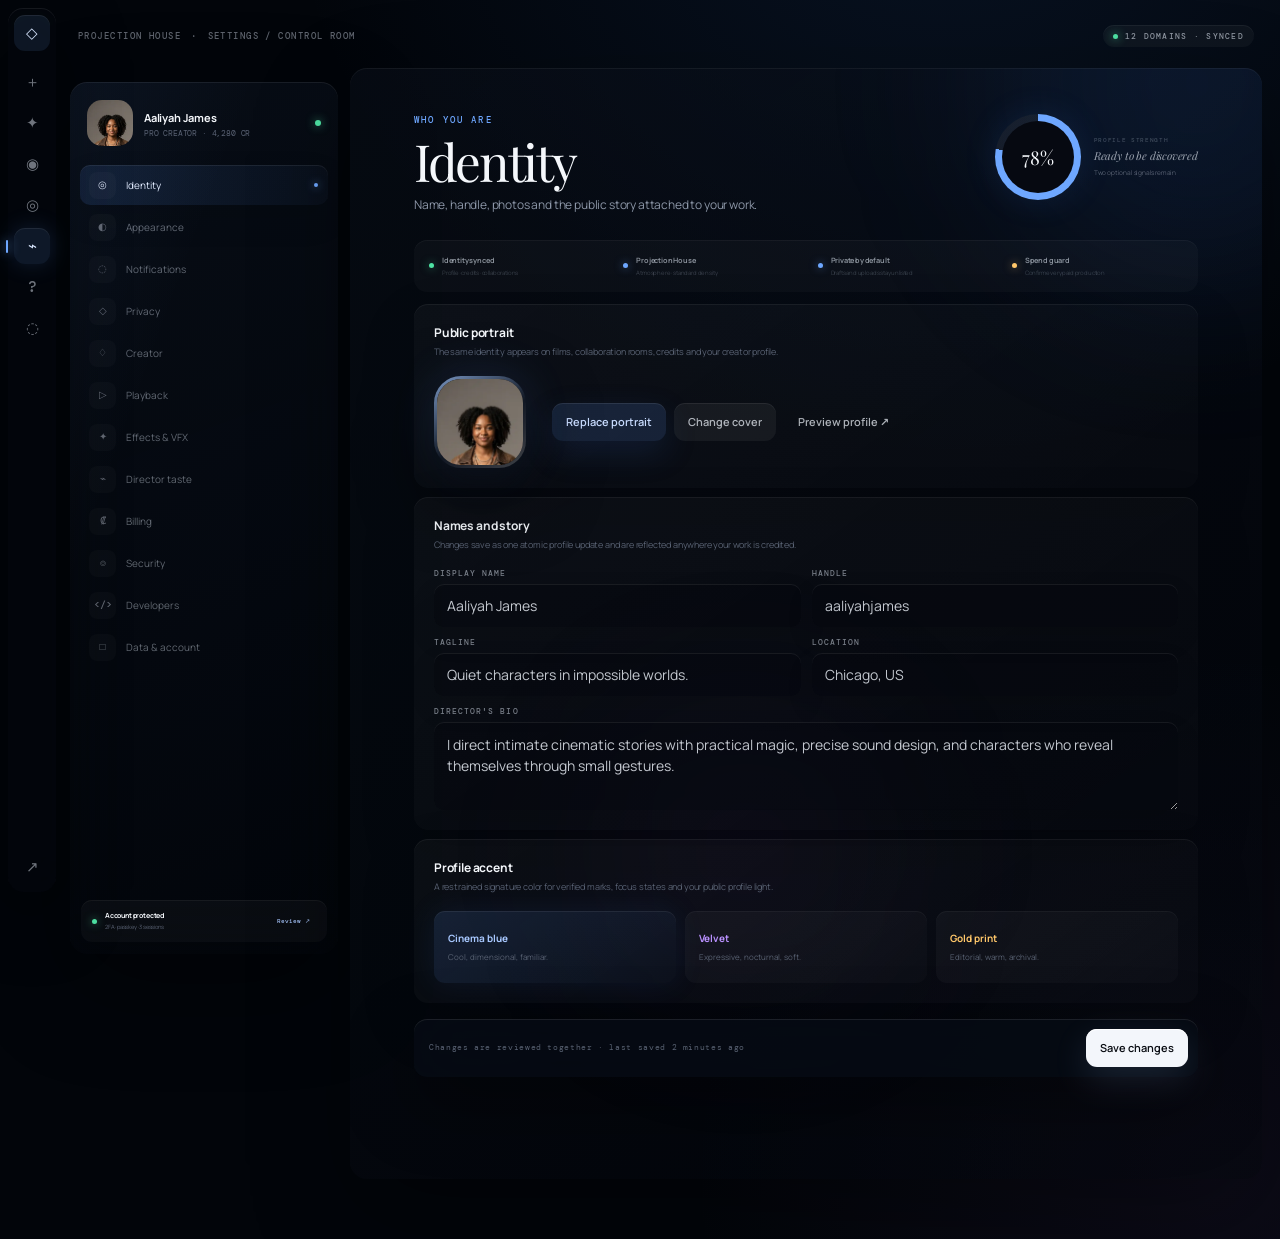
<file: settings.html>
<!doctype html>
<html lang="en">
  <head>
    <meta charset="UTF-8" />
    <meta name="viewport" content="width=device-width, initial-scale=1" />
    <title>Projection House — Settings mock</title>
    <link rel="stylesheet" href="styles.css" />
  </head>
  <body class="settings-body">
    <div class="ambient" aria-hidden="true"><span></span><span></span></div>
    <aside data-rail data-active="settings"></aside>
    <main class="page">
      <div class="page-inner">
        <header class="topline">
          <div class="breadcrumb"><a href="index.html">Projection House</a><span>·</span><span>Settings / Control room</span></div>
          <div class="live-chip"><i></i> 12 domains · Synced</div>
        </header>
        <div class="settings-layout settings-layout-v2">
          <aside class="settings-nav" aria-label="Settings sections">
            <div class="settings-id"><img src="cinema-assets/avatars/aaliyah-johnson-front.webp" alt="" /><div><strong>Aaliyah James</strong><span>PRO CREATOR · 4,280 CR</span></div><i title="Profile synced"></i></div>
            <nav class="settings-list">
              <button class="settings-link active" data-settings-link="identity"><span>◎</span><span>Identity</span></button>
              <button class="settings-link" data-settings-link="appearance"><span>◐</span><span>Appearance</span></button>
              <button class="settings-link" data-settings-link="notifications"><span>◌</span><span>Notifications</span></button>
              <button class="settings-link" data-settings-link="privacy"><span>◇</span><span>Privacy</span></button>
              <button class="settings-link" data-settings-link="creator"><span>♢</span><span>Creator</span></button>
              <button class="settings-link" data-settings-link="playback"><span>▷</span><span>Playback</span></button>
              <button class="settings-link" data-settings-link="effects"><span>✦</span><span>Effects & VFX</span></button>
              <button class="settings-link" data-settings-link="studio"><span>⌁</span><span>Director taste</span></button>
              <button class="settings-link" data-settings-link="billing"><span>₡</span><span>Billing</span></button>
              <button class="settings-link" data-settings-link="security"><span>⌾</span><span>Security</span></button>
              <button class="settings-link" data-settings-link="developers"><span>&lt;/&gt;</span><span>Developers</span></button>
              <button class="settings-link" data-settings-link="data"><span>□</span><span>Data & account</span></button>
            </nav>
            <footer class="settings-nav-footer"><div><i></i><span><b>Account protected</b><small>2FA · passkey · 3 sessions</small></span></div><button data-settings-link="security">Review ↗</button></footer>
          </aside>

          <section class="settings-main">
            <div class="settings-atmosphere" aria-hidden="true"><i></i><i></i></div>
            <header class="settings-head">
              <div><p class="eyebrow" data-settings-kicker>Who you are</p><h1 data-settings-title>Identity</h1><p class="lead" data-settings-lead>Name, handle, photos and the public story attached to your work.</p></div>
              <div class="settings-overview"><div class="completion" title="Profile completion"><strong>78%</strong></div><div><span>Profile strength</span><b>Ready to be discovered</b><small>Two optional signals remain</small></div></div>
            </header>

            <div class="settings-signal-strip" aria-label="Account state"><div><i class="green-signal"></i><span><b>Identity synced</b><small>Profile · credits · collaborations</small></span></div><div><i></i><span><b>Projection House</b><small>Atmosphere · standard density</small></span></div><div><i></i><span><b>Private by default</b><small>Drafts and uploads stay unlisted</small></span></div><div><i class="amber-signal"></i><span><b>Spend guard</b><small>Confirm every paid production</small></span></div></div>

            <div class="setting-section active" data-settings-section="identity">
              <div class="setting-group">
                <h3>Public portrait</h3><p>The same identity appears on films, collaboration rooms, credits and your creator profile.</p>
                <div style="display:grid;grid-template-columns:100px 1fr;gap:18px;align-items:center"><div class="portrait-ring" style="width:92px;height:92px;border-radius:27px"><img style="border-radius:24px" src="cinema-assets/avatars/aaliyah-johnson-front.webp" alt="" /></div><div style="display:flex;flex-wrap:wrap;gap:8px"><button class="btn blue-btn" data-toast="Photo picker opened">Replace portrait</button><button class="btn" data-toast="Cover picker opened">Change cover</button><button class="btn ghost" data-toast="Preview profile opened">Preview profile ↗</button></div></div>
              </div>
              <div class="setting-group">
                <h3>Names and story</h3><p>Changes save as one atomic profile update and are reflected anywhere your work is credited.</p>
                <div class="fields">
                  <div class="field"><label>Display name</label><input value="Aaliyah James" /></div>
                  <div class="field"><label>Handle</label><input value="aaliyahjames" /></div>
                  <div class="field"><label>Tagline</label><input value="Quiet characters in impossible worlds." /></div>
                  <div class="field"><label>Location</label><input value="Chicago, US" /></div>
                  <div class="field wide"><label>Director's bio</label><textarea>I direct intimate cinematic stories with practical magic, precise sound design, and characters who reveal themselves through small gestures.</textarea></div>
                </div>
              </div>
              <div class="setting-group"><h3>Profile accent</h3><p>A restrained signature color for verified marks, focus states and your public profile light.</p><div class="choice-grid" data-choice-group><button class="choice active"><b class="blue">Cinema blue</b><span>Cool, dimensional, familiar.</span></button><button class="choice"><b class="violet">Velvet</b><span>Expressive, nocturnal, soft.</span></button><button class="choice"><b class="amber">Gold print</b><span>Editorial, warm, archival.</span></button></div></div>
            </div>

            <div class="setting-section" data-settings-section="appearance">
              <div class="setting-group"><h3>Interface atmosphere</h3><p>Keep the same visual identity while choosing how densely it presents information.</p><div class="choice-grid" data-choice-group><button class="choice active"><b>Projection House</b><span>Deep glass, atmospheric light, cinematic type.</span></button><button class="choice"><b>Focus room</b><span>Quieter surfaces and less peripheral motion.</span></button><button class="choice"><b>High contrast</b><span>Stronger separation and accessibility cues.</span></button></div></div>
              <div class="setting-group"><h3>Motion and density</h3><p>Fine-grained comfort controls apply across every surface.</p><div class="toggle-row"><div><b>Ambient motion</b><small>Slow light and material movement outside editing canvases.</small></div><button class="toggle on" data-toggle aria-pressed="true"></button></div><div class="toggle-row"><div><b>Reduced motion</b><small>Keep meaning while removing travel and parallax.</small></div><button class="toggle" data-toggle aria-pressed="false"></button></div><div class="toggle-row"><div><b>Compact data rows</b><small>Show more technical detail in libraries and settings.</small></div><button class="toggle" data-toggle aria-pressed="false"></button></div></div>
            </div>

            <div class="setting-section" data-settings-section="notifications">
              <div class="setting-group"><h3>Production events</h3><p>Render completion and failures remain prominent; progress noise stays quiet.</p><div class="toggle-row"><div><b>Render completed</b><small>Browser and email delivery.</small></div><button class="toggle on" data-toggle aria-pressed="true"></button></div><div class="toggle-row"><div><b>Needs your attention</b><small>Failed clips, approvals and expiring drafts.</small></div><button class="toggle on" data-toggle aria-pressed="true"></button></div><div class="toggle-row"><div><b>Progress milestones</b><small>Scene generation and stitch checkpoints.</small></div><button class="toggle" data-toggle aria-pressed="false"></button></div></div>
              <div class="setting-group"><h3>Quiet hours</h3><p>Critical security events still arrive immediately.</p><div class="fields"><div class="field"><label>From</label><input value="10:30 PM" /></div><div class="field"><label>Until</label><input value="7:00 AM" /></div></div></div>
            </div>

            <div class="setting-section" data-settings-section="privacy">
              <div class="setting-group"><h3>Discovery</h3><p>Choose which parts of your creative identity participate in public spaces.</p><div class="toggle-row"><div><b>Discoverable creator profile</b><small>Allow people to find your public filmography.</small></div><button class="toggle on" data-toggle aria-pressed="true"></button></div><div class="toggle-row"><div><b>Show activity status</b><small>Display when you are in a shared room.</small></div><button class="toggle" data-toggle aria-pressed="false"></button></div><div class="toggle-row"><div><b>Appear on leaderboards</b><small>Include eligible public films in rankings.</small></div><button class="toggle on" data-toggle aria-pressed="true"></button></div></div>
              <div class="setting-group"><h3>Interaction gates</h3><p>Set a default before people follow, message or remix.</p><div class="choice-grid" data-choice-group><button class="choice active"><b>Open</b><span>Anyone can follow; followers can message.</span></button><button class="choice"><b>Mutuals</b><span>Messages require a mutual follow.</span></button><button class="choice"><b>Private</b><span>Requests require manual approval.</span></button></div></div>
            </div>

            <div class="setting-section" data-settings-section="creator">
              <div class="setting-group"><h3>Creator economy</h3><p>Supporter promises, payout readiness and audience goals in one accountable surface.</p><div class="choice-grid"><button class="choice active"><b>412 patrons</b><span>Three active supporter tiers.</span></button><button class="choice"><b>74% to goal</b><span>Season two production fund.</span></button><button class="choice"><b>Payout verified</b><span>Next transfer September 1.</span></button></div></div><div class="setting-group"><h3>Supporter access</h3><p>Choose what new work unlocks first.</p><div class="toggle-row"><div><b>Early screenings</b><small>Patrons see premieres 48 hours early.</small></div><button class="toggle on" data-toggle aria-pressed="true"></button></div><div class="toggle-row"><div><b>Production notes</b><small>Share private director commentaries.</small></div><button class="toggle on" data-toggle aria-pressed="true"></button></div></div>
            </div>

            <div class="setting-section" data-settings-section="playback">
              <div class="setting-group"><h3>Playback defaults</h3><p>Applied to the Lobby, Library, Discover and review rooms.</p><div class="toggle-row"><div><b>Autoplay featured films</b><small>Begins muted and respects reduced motion.</small></div><button class="toggle on" data-toggle aria-pressed="true"></button></div><div class="toggle-row"><div><b>Always show captions</b><small>Uses the film's primary caption track.</small></div><button class="toggle" data-toggle aria-pressed="false"></button></div><div class="toggle-row"><div><b>Prefer high quality previews</b><small>Uses more bandwidth on unmetered connections.</small></div><button class="toggle on" data-toggle aria-pressed="true"></button></div></div>
            </div>

            <div class="setting-section" data-settings-section="effects">
              <div class="setting-group"><h3>Signature finish</h3><p>The finishing assistant proposes these values; every project remains independently editable.</p><div class="choice-grid" data-choice-group><button class="choice active"><b>Subtle cinema</b><span>Fine grain, restrained bloom, soft halation.</span></button><button class="choice"><b>Clean digital</b><span>Sharp edges, low grain, neutral contrast.</span></button><button class="choice"><b>Dream print</b><span>Lifted blacks, color bleed, tactile texture.</span></button></div></div><div class="setting-group"><h3>Automatic enhancement</h3><div class="toggle-row"><div><b>Suggest natural VFX</b><small>Weather, particles and lighting motivated by the scene.</small></div><button class="toggle on" data-toggle aria-pressed="true"></button></div></div>
            </div>

            <div class="setting-section" data-settings-section="studio">
              <div class="setting-group"><h3>Learned creative profile</h3><p>Transparent signals inferred from your confirmed choices—not from abandoned drafts.</p><div class="choice-grid"><button class="choice active"><b>Measured pace</b><span>Longer shots and deliberate reveals.</span></button><button class="choice active"><b>35mm character</b><span>Natural falloff and human proximity.</span></button><button class="choice active"><b>Practical wonder</b><span>Magic with believable material rules.</span></button></div></div><div class="setting-group"><h3>Personalization</h3><div class="toggle-row"><div><b>Use my confirmed taste</b><small>Let the Director’s Desk begin from familiar choices.</small></div><button class="toggle on" data-toggle aria-pressed="true"></button></div><button class="btn" data-toast="Taste reset confirmation opened">Reset learned profile</button></div>
            </div>

            <div class="setting-section" data-settings-section="billing">
              <div class="setting-group"><h3>Spendable balance</h3><p>Ledger balance minus active production holds.</p><div style="display:flex;align-items:end;justify-content:space-between;gap:20px"><div><span class="serif blue" style="font-size:54px">4,280</span><span class="mono faint" style="font-size:8px;margin-left:9px">CREDITS AVAILABLE</span></div><button class="btn primary" data-toast="Credit packs opened">Add credits</button></div></div><div class="setting-group"><h3>Auto-recharge</h3><div class="toggle-row"><div><b>Recharge below 500 credits</b><small>Add 2,000 credits using the saved payment method.</small></div><button class="toggle" data-toggle aria-pressed="false"></button></div></div>
            </div>

            <div class="setting-section" data-settings-section="security">
              <div class="setting-group"><h3>Security posture</h3><p>All critical actions require fresh authentication.</p><div class="choice-grid"><button class="choice active"><b>2FA enabled</b><span>Authenticator app · verified today.</span></button><button class="choice active"><b>Passkey ready</b><span>MacBook Pro · last used 2h ago.</span></button><button class="choice"><b>3 sessions</b><span>Chicago, iPhone and rendering agent.</span></button></div></div><div class="setting-group"><button class="btn" data-toast="Session manager opened">Manage active sessions</button> <button class="btn" data-toast="Password flow opened">Change password</button></div>
            </div>

            <div class="setting-section" data-settings-section="developers">
              <div class="setting-group"><h3>API access</h3><p>Keys are scoped, named and shown once. Webhook deliveries retain a replayable audit.</p><div class="choice-grid"><button class="choice active"><b>2 active keys</b><span>Production and local development.</span></button><button class="choice"><b>4 webhooks</b><span>99.98% delivery this month.</span></button><button class="choice"><b>v1 stable</b><span>Latest contract revision.</span></button></div></div><div class="setting-group"><button class="btn primary" data-toast="Scoped key creator opened">Create API key</button> <button class="btn" data-toast="Webhook inspector opened">Inspect deliveries</button></div>
            </div>

            <div class="setting-section" data-settings-section="data">
              <div class="setting-group"><h3>Your archive</h3><p>Export projects, films, captions, settings and account history in a portable package.</p><button class="btn blue-btn" data-toast="Data export requested">Request complete export</button></div><div class="setting-group"><h3 class="rose">Danger zone</h3><p>Deactivation is reversible. Deletion is delayed, verified and permanent after the recovery window.</p><button class="btn" data-toast="Deactivation confirmation opened">Deactivate account</button> <button class="btn" style="color:#ff9aae;background:rgba(255,87,117,.08)" data-toast="Deletion verification opened">Delete account</button></div>
            </div>

            <footer class="save-dock"><p>Changes are reviewed together · last saved 2 minutes ago</p><button class="btn primary" data-toast="Settings saved atomically">Save changes</button></footer>
          </section>
        </div>
      </div>
    </main>
    <script src="mock.js"></script>
  </body>
</html>
</file>
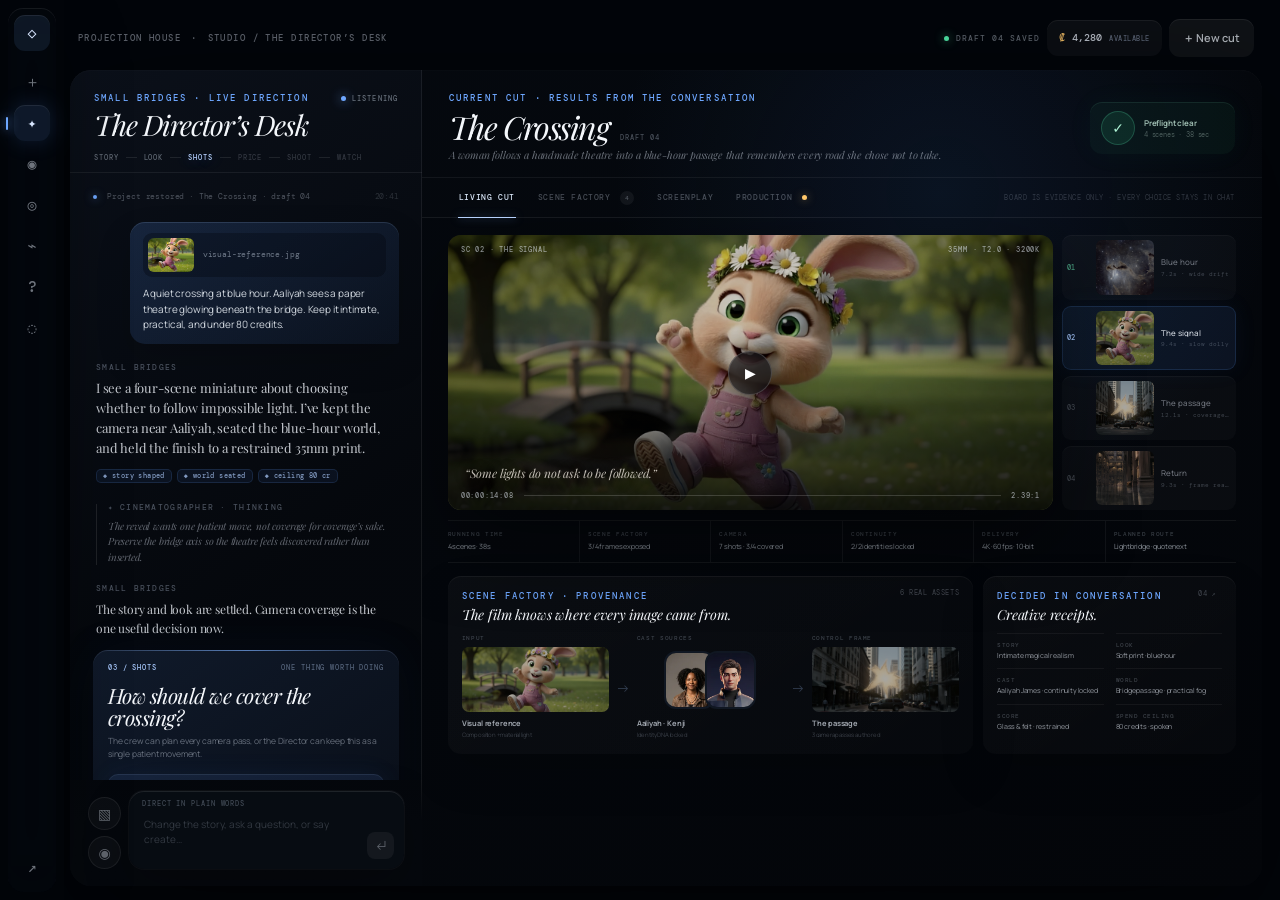
<file: studio.html>
<!doctype html>
<html lang="en">
  <head>
    <meta charset="UTF-8" />
    <meta name="viewport" content="width=device-width, initial-scale=1" />
    <title>Projection House — Director Chat mock</title>
    <link rel="stylesheet" href="styles.css" />
  </head>
  <body class="director-body">
    <div class="ambient director-ambient" aria-hidden="true"><span></span><span></span></div>
    <aside data-rail data-active="studio"></aside>
    <main class="page director-page">
      <div class="page-inner director-page-inner">
        <header class="topline director-topline">
          <div class="breadcrumb"><a href="index.html">Projection House</a><span>·</span><span>Studio / The Director’s Desk</span></div>
          <div class="director-top-actions">
            <span class="save-state"><i></i> Draft 04 saved</span>
            <button class="credit-chip" data-toast="Credit ledger opened"><span>₡</span> 4,280 <small>available</small></button>
            <button class="btn" data-toast="A clean conversation is ready">＋ New cut</button>
          </div>
        </header>

        <section class="director-desk" aria-label="Premium Director Chat studio">
          <aside class="director-conversation" aria-label="Conversation with the Director">
            <header class="conversation-head">
              <div>
                <p class="eyebrow">Small Bridges · Live direction</p>
                <h1>The Director’s Desk</h1>
              </div>
              <span class="director-presence"><i></i> Listening</span>
            </header>

            <div class="film-rail" aria-label="Film progress: step 3 of 6, Shots">
              <span class="passed">Story</span><i></i><span class="passed">Look</span><i></i><span class="current">Shots</span><i></i><span>Price</span><i></i><span>Shoot</span><i></i><span>Watch</span>
            </div>

            <div class="conversation-log" data-director-log>
              <div class="chat-event"><i></i><span>Project restored · The Crossing · draft 04</span><time>20:41</time></div>

              <article class="user-turn">
                <div class="sent-reference"><img src="cinema-assets/cover-park-bridge.jpg" alt="Park bridge reference" /><span>visual-reference.jpg</span></div>
                <p>A quiet crossing at blue hour. Aaliyah sees a paper theatre glowing beneath the bridge. Keep it intimate, practical, and under 80 credits.</p>
              </article>

              <article class="director-turn">
                <p class="turn-label">Small Bridges</p>
                <p>I see a four-scene miniature about choosing whether to follow impossible light. I’ve kept the camera near Aaliyah, seated the blue-hour world, and held the finish to a restrained 35mm print.</p>
                <div class="verb-receipts"><span>◆ story shaped</span><span>◆ world seated</span><span>◆ ceiling 80 cr</span></div>
              </article>

              <article class="thinking-turn">
                <p class="turn-label">✦ Cinematographer · thinking</p>
                <p>The reveal wants one patient move, not coverage for coverage’s sake. Preserve the bridge axis so the theatre feels discovered rather than inserted.</p>
              </article>

              <article class="director-turn compact-turn">
                <p class="turn-label">Small Bridges</p>
                <p>The story and look are settled. Camera coverage is the one useful decision now.</p>
              </article>

              <section class="next-move-card" aria-label="Next Director decision">
                <div class="next-move-kicker"><span>03 / Shots</span><span>one thing worth doing</span></div>
                <h2>How should we cover the crossing?</h2>
                <p>The crew can plan every camera pass, or the Director can keep this as a single patient movement.</p>
                <div class="utterance-stack">
                  <button class="active" data-director-reply="Ask the whole crew to cover it."><span>Ask the whole crew to cover it.</span><small>Director + camera + sound · est. 3 cr</small></button>
                  <button data-director-reply="Keep it to one slow dolly-in."><span>Keep it to one slow dolly-in.</span><small>One authored camera pass</small></button>
                  <button data-director-reply="Show me the script before we plan shots."><span>Show me the script first.</span><small>No project change</small></button>
                </div>
              </section>

              <div class="director-suggestions" aria-label="Suggested directions">
                <button data-director-suggestion>Make the reveal quieter</button>
                <button data-director-suggestion>Read the current cut</button>
                <button data-director-suggestion>Use my usual pacing</button>
              </div>
            </div>

            <footer class="director-composer">
              <div class="composer-tools">
                <button data-toast="Picture picker opened" aria-label="Attach a reference">▧</button>
                <button data-toast="Voice direction started" aria-label="Speak direction">◉</button>
              </div>
              <label class="composer-well">
                <span>Direct in plain words</span>
                <textarea data-director-input rows="2" placeholder="Change the story, ask a question, or say create…"></textarea>
                <button data-director-send type="button" aria-label="Send direction">↵</button>
              </label>
            </footer>
          </aside>

          <section class="director-board" aria-label="Film workspace — results only">
            <header class="board-masthead">
              <div>
                <p class="eyebrow">Current cut · Results from the conversation</p>
                <div class="board-title-row"><h2>The Crossing</h2><span>Draft 04</span></div>
                <p class="board-logline">A woman follows a handmade theatre into a blue-hour passage that remembers every road she chose not to take.</p>
              </div>
              <div class="preflight-seal"><i>✓</i><span><b>Preflight clear</b><small>4 scenes · 38 sec</small></span></div>
            </header>

            <nav class="board-tabs" aria-label="Film workspace views">
              <button class="active" data-director-view="cut">Living cut</button>
              <button data-director-view="factory">Scene Factory <span>4</span></button>
              <button data-director-view="script">Screenplay</button>
              <button data-director-view="production">Production <span class="status-dot"></span></button>
              <p>Board is evidence only · every choice stays in chat</p>
            </nav>

            <div class="board-scroll">
              <section class="director-board-panel active" data-director-panel="cut">
                <div class="living-cut">
                  <div class="cut-frame">
                    <img data-cut-image src="cinema-assets/cover-park-bridge.jpg" alt="The Crossing scene preview" />
                    <div class="frame-vignette"></div>
                    <div class="frame-top"><span data-cut-label>SC 02 · THE SIGNAL</span><span>35MM · T2.0 · 3200K</span></div>
                    <div class="frame-time"><span>00:00:14:08</span><i></i><span>2.39:1</span></div>
                    <button class="frame-play" data-toast="Living cut playback started" aria-label="Play living cut">▶</button>
                    <blockquote>“Some lights do not ask to be followed.”</blockquote>
                  </div>
                  <div class="scene-strip" aria-label="Scene lineage">
                    <button data-scene-card data-image="cinema-assets/env/studio-bg.jpg" data-label="SC 01 · BLUE HOUR"><span class="scene-number done">01</span><img src="cinema-assets/env/studio-bg.jpg" alt="Blue hour scene" /><span><b>Blue hour</b><small>7.2s · wide drift</small></span></button>
                    <button class="active" data-scene-card data-image="cinema-assets/cover-park-bridge.jpg" data-label="SC 02 · THE SIGNAL"><span class="scene-number current">02</span><img src="cinema-assets/cover-park-bridge.jpg" alt="The signal scene" /><span><b>The signal</b><small>9.4s · slow dolly</small></span></button>
                    <button data-scene-card data-image="cinema-assets/env/rift.jpg" data-label="SC 03 · THE PASSAGE"><span class="scene-number">03</span><img src="cinema-assets/env/rift.jpg" alt="The passage scene" /><span><b>The passage</b><small>12.1s · coverage open</small></span></button>
                    <button data-scene-card data-image="cinema-assets/env/cosmos.jpg" data-label="SC 04 · RETURN"><span class="scene-number">04</span><img src="cinema-assets/env/cosmos.jpg" alt="Return scene" /><span><b>Return</b><small>9.3s · frame ready</small></span></button>
                  </div>
                </div>

                <dl class="project-pulse">
                  <div><dt>Running time</dt><dd>4 scenes · 38s</dd></div>
                  <div><dt>Scene Factory</dt><dd>3/4 frames exposed</dd></div>
                  <div><dt>Camera</dt><dd>7 shots · 3/4 covered</dd></div>
                  <div><dt>Continuity</dt><dd>2/2 identities locked</dd></div>
                  <div><dt>Delivery</dt><dd>4K · 60 fps · 10-bit</dd></div>
                  <div><dt>Planned route</dt><dd>Lightbridge · quote next</dd></div>
                </dl>

                <div class="board-evidence-grid">
                  <section class="lineage-panel">
                    <div class="panel-heading"><div><p class="eyebrow">Scene Factory · Provenance</p><h3>The film knows where every image came from.</h3></div><span>6 real assets</span></div>
                    <div class="lineage-flow">
                      <div class="lineage-source"><span>INPUT</span><img src="cinema-assets/cover-park-bridge.jpg" alt="Visual reference" /><b>Visual reference</b><small>Composition + material light</small></div>
                      <i>→</i>
                      <div class="lineage-cast"><span>CAST SOURCES</span><div><img src="cinema-assets/avatars/aaliyah-johnson-front.webp" alt="Aaliyah" /><img src="cinema-assets/avatars/kenji-yamamoto-front.webp" alt="Kenji" /></div><b>Aaliyah · Kenji</b><small>Identity DNA locked</small></div>
                      <i>→</i>
                      <div class="lineage-source"><span>CONTROL FRAME</span><img src="cinema-assets/env/rift.jpg" alt="Control frame" /><b>The passage</b><small>3 camera passes authored</small></div>
                    </div>
                  </section>

                  <aside class="decision-ledger">
                    <div class="panel-heading"><div><p class="eyebrow">Decided in conversation</p><h3>Creative receipts.</h3></div><button data-toast="Version history opened">04 ↗</button></div>
                    <dl>
                      <div><dt>Story</dt><dd>Intimate magical realism</dd></div>
                      <div><dt>Look</dt><dd>Soft print · blue hour</dd></div>
                      <div><dt>Cast</dt><dd>Aaliyah James · continuity locked</dd></div>
                      <div><dt>World</dt><dd>Bridge passage · practical fog</dd></div>
                      <div><dt>Score</dt><dd>Glass &amp; felt · restrained</dd></div>
                      <div><dt>Spend ceiling</dt><dd>80 credits · spoken</dd></div>
                    </dl>
                  </aside>
                </div>
              </section>

              <section class="director-board-panel" data-director-panel="factory" hidden>
                <div class="factory-head"><div><p class="eyebrow">Scene Factory · Frames &amp; camera passes</p><h3>Owned references become a continuity-safe film.</h3></div><span>3 exposed · 1 waiting</span></div>
                <div class="factory-grid">
                  <article><img src="cinema-assets/env/studio-bg.jpg" alt="Blue hour" /><header><span>SC 01</span><b>Blue hour</b><small>7.2 sec</small></header><p>Aaliyah reaches the bridge as the city falls quiet.</p><ul><li>Wide drift · 35mm</li><li>Hand detail · 85mm</li></ul></article>
                  <article><img src="cinema-assets/cover-park-bridge.jpg" alt="The signal" /><header><span>SC 02</span><b>The signal</b><small>9.4 sec</small></header><p>A warm paper light appears beneath the last arch.</p><ul><li>Slow dolly-in · 50mm</li><li>Eye-line insert · 85mm</li></ul></article>
                  <article><img src="cinema-assets/env/rift.jpg" alt="The passage" /><header><span>SC 03</span><b>The passage</b><small>12.1 sec</small></header><p>The bridge opens into a city made of remembered choices.</p><ul><li>Axis master · 35mm</li><li>Coverage awaiting answer</li></ul></article>
                  <article class="pending-scene"><div class="frame-pending"><i></i><span>Frame awaiting camera plan</span></div><header><span>SC 04</span><b>Return</b><small>9.3 sec</small></header><p>She returns carrying a light small enough to keep.</p><ul><li>End frame reserved</li><li>Continuity tail available</li></ul></article>
                </div>
              </section>

              <section class="director-board-panel" data-director-panel="script" hidden>
                <div class="script-review-head"><div><p class="eyebrow">Screenplay · Revision 04</p><h3>The Crossing</h3></div><span>Fingerprint 8F2A · acceptance pending</span></div>
                <div class="screenplay-page">
                  <p class="slug">EXT. RIVER BRIDGE — BLUE HOUR</p>
                  <p>AALIYAH crosses beneath the final arch. The city noise thins until only her footsteps remain.</p>
                  <p>A paper theatre, no larger than a suitcase, glows beneath the stone.</p>
                  <p class="character">AALIYAH</p><p class="dialogue">You weren’t here yesterday.</p>
                  <p>The curtains part by themselves. Inside: the same bridge, the same blue hour, Aaliyah walking away in the opposite direction.</p>
                  <p class="slug">INT. PAPER PASSAGE — CONTINUOUS</p>
                  <p>She kneels. The miniature light climbs into her palm.</p>
                  <p class="character">VOICE (O.S.)</p><p class="dialogue">Some lights do not ask to be followed.</p>
                </div>
                <div class="script-facts"><span>4 scenes</span><span>38 sec</span><span>2 speaking roles</span><span>7 camera passes</span><span class="amber">Accept inside the conversation</span></div>
              </section>

              <section class="director-board-panel" data-director-panel="production" hidden>
                <div class="production-head"><div><p class="eyebrow">Durable production · Exact route report</p><h3>Lightbridge — Blender → Wan 3.0</h3><p>Physically authored VFX, continuity-aware segments, native audio, and a 4K finishing master.</p></div><span class="production-phase"><i></i> Ready for quote</span></div>
                <div class="production-contract">
                  <section><p class="eyebrow">Director-added plan</p><h4>The Crossing · 38 requested seconds</h4><dl><div><dt>Route</dt><dd>Lightbridge cinematic</dd></div><div><dt>Segments</dt><dd>4 authored · continuity chained</dd></div><div><dt>References</dt><dd>6 bound production sources</dd></div><div><dt>Delivery</dt><dd>3840×2160 · 60 fps · 10-bit</dd></div></dl></section>
                  <section><p class="eyebrow">Financial safety</p><div class="quote-number"><strong>≤ 80</strong><span>credit ceiling</span></div><ul><li><i>✓</i> Zero-cost validation first</li><li><i>✓</i> Exact quote before approval</li><li><i>✓</i> Protected hold, charge on success</li><li><i>✓</i> Human click required to shoot</li></ul></section>
                </div>
                <div class="contract-line"><span>Next action lives in Director Chat</span><b>Check the plan · $0</b><small>The results board never spends or changes the film.</small></div>
              </section>
            </div>
          </section>
        </section>
      </div>
    </main>
    <script src="mock.js"></script>
  </body>
</html>
</file>
<file: styles.css>
@import url("https://fonts.googleapis.com/css2?family=DM+Mono:wght@400;500&family=Manrope:wght@300;400;500;600;700&family=Playfair+Display:ital,wght@0,400;1,400&display=swap");

:root {
  color-scheme: dark;
  --bg: #020306;
  --ink: #f4f7fb;
  --muted: #8c96a7;
  --faint: #596273;
  --blue: #6ea7ff;
  --blue-2: #a8c8ff;
  --green: #4ee3a4;
  --amber: #ffc76a;
  --violet: #ba91ff;
  --rose: #ff809d;
  --glass: rgba(255,255,255,.045);
  --glass-2: rgba(255,255,255,.072);
  --line: rgba(255,255,255,.095);
  --deep-shadow: 0 36px 120px rgba(0,0,0,.58), inset 0 1px 0 rgba(255,255,255,.075);
  --soft-shadow: 0 22px 64px rgba(0,0,0,.32), inset 0 1px 0 rgba(255,255,255,.055);
}

* { box-sizing: border-box; }
html { min-width: 320px; background: var(--bg); scroll-behavior: smooth; }
body {
  margin: 0;
  min-height: 100vh;
  overflow-x: hidden;
  color: var(--ink);
  background:
    radial-gradient(70rem 40rem at 65% -10%, rgba(47,91,165,.20), transparent 66%),
    radial-gradient(48rem 36rem at 105% 70%, rgba(94,53,144,.13), transparent 68%),
    linear-gradient(145deg, #050811 0%, #020306 44%, #03050a 100%);
  font-family: "Manrope", Inter, system-ui, sans-serif;
  font-size: 14px;
  letter-spacing: -.012em;
}
body::before {
  position: fixed; inset: 0; z-index: -1; content: ""; pointer-events: none;
  opacity: .20;
  background-image: url("data:image/svg+xml,%3Csvg viewBox='0 0 180 180' xmlns='http://www.w3.org/2000/svg'%3E%3Cfilter id='n'%3E%3CfeTurbulence type='fractalNoise' baseFrequency='.95' numOctaves='3' stitchTiles='stitch'/%3E%3C/filter%3E%3Crect width='100%25' height='100%25' filter='url(%23n)' opacity='.11'/%3E%3C/svg%3E");
  mix-blend-mode: soft-light;
}
button, input, textarea, select { color: inherit; font: inherit; }
button, a { -webkit-tap-highlight-color: transparent; }
button { border: 0; cursor: pointer; }
a { color: inherit; text-decoration: none; }
img, video { display: block; max-width: 100%; }

.serif { font-family: "Playfair Display", Georgia, serif; font-weight: 400; }
.mono { font-family: "DM Mono", ui-monospace, monospace; }
.eyebrow {
  margin: 0; color: var(--blue); font: 500 9px/1.35 "DM Mono", monospace;
  letter-spacing: .24em; text-transform: uppercase;
}
.dim { color: var(--muted); }
.faint { color: var(--faint); }
.blue { color: var(--blue-2); }
.green { color: var(--green); }
.amber { color: var(--amber); }
.violet { color: var(--violet); }
.rose { color: var(--rose); }

.ambient { position: fixed; inset: 0; z-index: -2; pointer-events: none; overflow: hidden; }
.ambient span { position: absolute; border-radius: 50%; filter: blur(110px); opacity: .18; }
.ambient span:nth-child(1) { width: 42vw; height: 42vw; left: 10%; top: -28%; background: #246cc7; }
.ambient span:nth-child(2) { width: 34vw; height: 34vw; right: -12%; bottom: -12%; background: #7d40aa; }

.app-rail {
  position: fixed; z-index: 60; left: 8px; top: 8px; bottom: 8px; width: 48px;
  display: flex; flex-direction: column; align-items: center; gap: 5px; padding: 7px 0;
  border-radius: 15px; background: rgba(5,8,14,.55); backdrop-filter: blur(28px) saturate(150%);
  box-shadow: 0 24px 70px rgba(0,0,0,.46), inset 0 1px 0 rgba(255,255,255,.075);
}
.rail-brand, .rail-item {
  position: relative; display: grid; width: 36px; height: 36px; place-items: center; border-radius: 11px;
  color: rgba(220,228,240,.50); transition: .22s ease; font: 500 15px/1 "DM Mono", monospace;
}
.rail-item { background: transparent; }
.rail-brand { margin-bottom: 8px; color: #d8e6ff; background: rgba(110,167,255,.10); box-shadow: inset 0 1px 0 rgba(255,255,255,.08); }
.rail-item:hover { color: white; background: rgba(255,255,255,.055); transform: translateX(1px); }
.rail-item.active { color: #d9e7ff; background: rgba(110,167,255,.12); box-shadow: 0 0 22px rgba(84,141,237,.18), inset 0 1px 0 rgba(255,255,255,.08); }
.rail-item.active::before { content: ""; position: absolute; left: -8px; width: 2px; height: 13px; border-radius: 2px; background: var(--blue); box-shadow: 0 0 11px var(--blue); }
.rail-spacer { flex: 1; }
.rail-tip {
  position: absolute; left: 48px; top: 50%; transform: translate(0,-50%); opacity: 0; pointer-events: none;
  white-space: nowrap; padding: 7px 9px; border-radius: 8px; color: #d9e1ed; background: rgba(5,8,14,.92);
  box-shadow: var(--soft-shadow); font: 500 9px/1 "DM Mono", monospace; letter-spacing: .08em; text-transform: uppercase;
  transition: .18s ease;
}
.rail-item:hover .rail-tip { opacity: 1; transform: translate(4px,-50%); }

.page { min-height: 100vh; margin-left: 64px; padding: 14px 18px 60px 6px; }
.page-inner { width: min(1580px, 100%); margin: 0 auto; }
.topline { display: flex; align-items: center; justify-content: space-between; gap: 18px; height: 44px; margin-bottom: 10px; padding: 0 8px; }
.breadcrumb { display: flex; align-items: center; gap: 10px; color: rgba(205,214,228,.46); font: 500 9px/1 "DM Mono", monospace; letter-spacing: .16em; text-transform: uppercase; }
.live-chip { display: inline-flex; align-items: center; gap: 7px; padding: 7px 10px; border-radius: 999px; background: rgba(255,255,255,.035); color: rgba(226,234,245,.62); font: 500 8px/1 "DM Mono", monospace; letter-spacing: .16em; text-transform: uppercase; box-shadow: inset 0 1px 0 rgba(255,255,255,.055); }
.live-chip i { width: 5px; height: 5px; border-radius: 50%; background: var(--green); box-shadow: 0 0 10px var(--green); }

.glass { background: var(--glass); backdrop-filter: blur(28px) saturate(145%); box-shadow: var(--soft-shadow); }
.glass-strong { background: rgba(7,11,19,.68); backdrop-filter: blur(34px) saturate(155%); box-shadow: var(--deep-shadow); }
.hairline { box-shadow: inset 0 1px 0 rgba(255,255,255,.07), 0 22px 65px rgba(0,0,0,.26); }
.round { border-radius: 16px; }
.round-lg { border-radius: 22px; }

.btn { display: inline-flex; min-height: 38px; align-items: center; justify-content: center; gap: 8px; padding: 0 14px; border-radius: 11px; background: rgba(255,255,255,.05); color: rgba(236,241,248,.72); box-shadow: inset 0 1px 0 rgba(255,255,255,.07); font-size: 11px; font-weight: 600; transition: .2s ease; }
.btn:hover { transform: translateY(-1px); color: white; background: rgba(255,255,255,.085); }
.btn.primary { background: #f3f6fb; color: #070a10; box-shadow: 0 12px 35px rgba(154,190,255,.14), inset 0 1px 0 white; }
.btn.blue-btn { background: rgba(92,152,255,.15); color: #c9dcff; box-shadow: 0 12px 32px rgba(42,90,170,.18), inset 0 1px 0 rgba(255,255,255,.09); }
.btn.ghost { background: transparent; box-shadow: none; }
.icon-btn { width: 38px; padding: 0; }
.pill { display: inline-flex; align-items: center; gap: 6px; min-height: 28px; padding: 0 10px; border-radius: 999px; background: rgba(255,255,255,.045); color: rgba(225,233,244,.58); box-shadow: inset 0 1px 0 rgba(255,255,255,.05); font: 500 8px/1 "DM Mono", monospace; letter-spacing: .13em; text-transform: uppercase; }
.pill.active { color: #dce9ff; background: rgba(99,158,255,.13); box-shadow: inset 0 1px 0 rgba(255,255,255,.08), 0 0 25px rgba(61,122,226,.13); }

.section-head { display: flex; align-items: end; justify-content: space-between; gap: 24px; margin: 34px 2px 16px; }
.section-head h2 { margin: 7px 0 0; font: 400 clamp(25px,2.4vw,36px)/1.02 "Playfair Display", Georgia, serif; letter-spacing: -.035em; }
.section-head p:last-child { max-width: 480px; margin: 0; color: var(--muted); font-size: 11px; line-height: 1.65; }

/* profile */
.profile-hero { position: relative; min-height: 360px; overflow: hidden; border-radius: 20px; background: #070a10; box-shadow: var(--deep-shadow); }
.profile-cover { position: absolute; inset: 0; width: 100%; height: 100%; object-fit: cover; opacity: .72; filter: saturate(.78) contrast(1.08); }
.profile-hero::after { position: absolute; inset: 0; content: ""; background: linear-gradient(90deg, rgba(2,3,6,.92) 0%, rgba(2,3,6,.50) 48%, rgba(2,3,6,.12) 74%), linear-gradient(0deg, rgba(2,3,6,.88), transparent 62%); }
.profile-actions { position: absolute; z-index: 2; top: 18px; right: 18px; display: flex; gap: 8px; }
.profile-identity { position: relative; z-index: 2; display: flex; min-height: 360px; align-items: end; gap: 22px; padding: 46px; }
.portrait-ring { position: relative; flex: none; width: 116px; height: 116px; border-radius: 34px; padding: 3px; background: linear-gradient(145deg, rgba(161,198,255,.75), rgba(93,145,232,.06) 56%, rgba(255,255,255,.22)); box-shadow: 0 28px 70px rgba(0,0,0,.55), 0 0 45px rgba(86,151,255,.16); }
.portrait-ring img { width: 100%; height: 100%; border-radius: 31px; object-fit: cover; object-position: top; background: #0c1018; }
.identity-copy h1 { margin: 10px 0 5px; font: 400 clamp(43px,5vw,72px)/.9 "Playfair Display", Georgia, serif; letter-spacing: -.055em; }
.identity-copy .tagline { max-width: 620px; margin: 13px 0 0; color: rgba(229,235,245,.70); font-size: 13px; line-height: 1.55; }
.identity-meta { display: flex; flex-wrap: wrap; gap: 13px; margin-top: 17px; color: rgba(211,220,234,.48); font: 500 9px/1 "DM Mono", monospace; letter-spacing: .1em; text-transform: uppercase; }
.proof-strip { display: grid; grid-template-columns: repeat(5,1fr); margin-top: 12px; padding: 14px 8px; border-radius: 14px; background: rgba(255,255,255,.027); box-shadow: inset 0 1px 0 rgba(255,255,255,.055); }
.proof { padding: 5px 18px; border-right: 1px solid rgba(255,255,255,.055); }
.proof:last-child { border-right: 0; }
.proof strong { display: block; font: 400 24px/1 "Playfair Display", Georgia, serif; }
.proof span { display: block; margin-top: 6px; color: var(--faint); font: 500 8px/1 "DM Mono", monospace; letter-spacing: .13em; text-transform: uppercase; }
.tabbar { display: inline-flex; gap: 3px; margin: 24px 0 4px; padding: 4px; border-radius: 13px; background: rgba(255,255,255,.03); box-shadow: inset 0 1px 0 rgba(255,255,255,.055); }
.tab { min-height: 34px; padding: 0 14px; border-radius: 10px; background: transparent; color: var(--faint); font-size: 10px; font-weight: 600; }
.tab.active { color: #e7eefb; background: rgba(255,255,255,.06); box-shadow: inset 0 1px 0 rgba(255,255,255,.07); }
.profile-grid { display: grid; grid-template-columns: minmax(0,1.22fr) minmax(300px,.78fr); gap: 14px; margin-top: 14px; }
.profile-column { display: grid; gap: 14px; align-content: start; }
.panel { padding: 24px; border-radius: 16px; background: rgba(255,255,255,.028); backdrop-filter: blur(26px); box-shadow: inset 0 1px 0 rgba(255,255,255,.06), 0 26px 65px rgba(0,0,0,.24); }
.panel-title { display: flex; align-items: center; justify-content: space-between; gap: 14px; margin-bottom: 19px; }
.panel-title h3 { margin: 0; font: 400 21px/1.1 "Playfair Display", Georgia, serif; letter-spacing: -.025em; }
.director-note { margin: 0; color: rgba(234,239,247,.78); font: italic 400 22px/1.5 "Playfair Display", Georgia, serif; }
.film-feature { position: relative; min-height: 290px; overflow: hidden; border-radius: 14px; background: #07090d; }
.film-feature img { position: absolute; inset: 0; width: 100%; height: 100%; object-fit: cover; }
.film-feature::after { position: absolute; inset: 0; content: ""; background: linear-gradient(0deg, rgba(2,3,6,.94), transparent 68%); }
.film-caption { position: absolute; z-index: 2; inset: auto 22px 20px; }
.film-caption h3 { margin: 7px 0 5px; font: 400 30px/1 "Playfair Display", Georgia, serif; }
.film-caption p { margin: 0; color: rgba(224,231,242,.55); font-size: 10px; }
.mini-films { display: grid; grid-template-columns: repeat(3,1fr); gap: 9px; margin-top: 9px; }
.mini-film { position: relative; min-height: 118px; overflow: hidden; border-radius: 11px; background: #080b11; }
.mini-film img { width: 100%; height: 100%; object-fit: cover; opacity: .75; }
.mini-film span { position: absolute; inset: auto 10px 9px; font-size: 9px; font-weight: 600; text-shadow: 0 2px 8px #000; }
.chart { display: flex; height: 105px; align-items: end; gap: 8px; padding-top: 12px; }
.chart i { flex: 1; min-width: 4px; border-radius: 4px 4px 1px 1px; background: linear-gradient(0deg, rgba(84,143,242,.20), rgba(128,178,255,.78)); box-shadow: 0 0 18px rgba(85,145,240,.08); }
.achievement-list { display: grid; gap: 9px; }
.achievement { display: grid; grid-template-columns: 32px 1fr auto; align-items: center; gap: 10px; padding: 10px; border-radius: 11px; background: rgba(255,255,255,.026); }
.achievement b { display: grid; width: 32px; height: 32px; place-items: center; border-radius: 10px; background: rgba(255,199,106,.10); color: var(--amber); }
.achievement strong { font-size: 10px; }
.achievement small { display: block; margin-top: 3px; color: var(--faint); font-size: 8px; }
.profile-house-card { position: absolute; z-index: 4; right: 28px; bottom: 26px; width: 314px; padding: 12px; border-radius: 16px; background: rgba(5,9,15,.59); box-shadow: 0 28px 75px rgba(0,0,0,.48),inset 0 1px 0 rgba(255,255,255,.11); backdrop-filter: blur(28px) saturate(135%); }
.profile-house-card > header { display: flex; align-items: center; justify-content: space-between; padding: 1px 2px 10px; color: rgba(217,228,242,.43); font: 500 6.5px/1 "DM Mono",monospace; letter-spacing: .12em; text-transform: uppercase; }
.profile-house-card > header span { display: flex; align-items: center; gap: 6px; }
.profile-house-card > header i { width: 5px; height: 5px; border-radius: 50%; background: var(--green); box-shadow: 0 0 9px rgba(78,227,164,.7); }
.profile-house-card > header small { color: rgba(217,228,242,.24); font-size: 6px; }
.signature-film { position: relative; height: 142px; overflow: hidden; border-radius: 11px; }
.signature-film > img { width: 100%; height: 100%; object-fit: cover; filter: saturate(.72) brightness(.67); }
.signature-film::after { position: absolute; inset: 0; content: ""; background: linear-gradient(0deg,rgba(3,6,10,.94),transparent 66%); }
.signature-film > button { position: absolute; z-index: 3; left: 50%; top: 42%; display: grid; width: 34px; height: 34px; place-items: center; border-radius: 50%; color: white; background: rgba(4,8,14,.58); box-shadow: inset 0 0 0 1px rgba(255,255,255,.17),0 12px 30px rgba(0,0,0,.35); transform: translate(-50%,-50%); }
.signature-film > div { position: absolute; z-index: 3; inset: auto 11px 9px; }
.signature-film h2 { margin: 4px 0 2px; font: italic 400 19px/1 "Playfair Display",Georgia,serif; }
.signature-film div > span { color: rgba(216,226,239,.34); font: 400 6px/1 "DM Mono",monospace; }
.profile-house-card > dl { display: grid; grid-template-columns: repeat(3,1fr); margin: 10px 0 0; }
.profile-house-card > dl > div + div { padding-left: 9px; border-left: 1px solid rgba(255,255,255,.06); }
.profile-house-card dt { color: rgba(205,217,232,.25); font: 500 5.7px/1 "DM Mono",monospace; letter-spacing: .1em; text-transform: uppercase; }
.profile-house-card dd { margin: 5px 0 0; color: rgba(228,235,244,.60); font-size: 6.5px; }
.profile-hero:has(.profile-house-card) .profile-identity { padding-right: 380px; }
.collaborator-list { display: grid; gap: 7px; }
.collaborator-list > div { display: grid; grid-template-columns: 54px 1fr auto; align-items: center; gap: 11px; padding: 8px; border-radius: 11px; background: rgba(255,255,255,.024); }
.collaborator-list img { width: 54px; height: 62px; border-radius: 10px; object-fit: cover; object-position: top; filter: saturate(.76); }
.collaborator-list b { display: block; font-size: 9px; }
.collaborator-list small { display: block; margin-top: 4px; color: var(--faint); font-size: 7px; }
.collaborator-list strong { color: var(--blue-2); font: italic 400 17px/1 "Playfair Display",Georgia,serif; }
.supporter-goal { padding: 15px; border-radius: 12px; background: linear-gradient(135deg,rgba(123,86,185,.12),rgba(255,255,255,.02)); box-shadow: inset 0 1px 0 rgba(255,255,255,.06); }
.supporter-goal > div { display: flex; align-items: center; justify-content: space-between; gap: 14px; }
.supporter-goal span { font-size: 9px; }
.supporter-goal strong { font: italic 400 25px/1 "Playfair Display",Georgia,serif; }
.supporter-goal > i { display: block; height: 3px; margin: 13px 0 8px; overflow: hidden; border-radius: 4px; background: rgba(255,255,255,.06); }
.supporter-goal > i b { display: block; width: 74%; height: 100%; background: linear-gradient(90deg,#6ea7ff,#bd94ff); box-shadow: 0 0 14px rgba(132,158,255,.5); }
.supporter-goal > small { color: var(--faint); font: 400 7px/1 "DM Mono",monospace; }
.supporter-tiers { display: grid; gap: 7px; margin-top: 9px; }
.supporter-tiers button { display: flex; min-height: 47px; align-items: center; justify-content: space-between; gap: 13px; padding: 0 12px; border-radius: 10px; color: rgba(226,234,244,.63); background: rgba(255,255,255,.023); text-align: left; }
.supporter-tiers button:hover { background: rgba(255,255,255,.045); }
.supporter-tiers b { font-size: 8.5px; }
.supporter-tiers span { color: var(--faint); font-size: 7px; }

/* settings */
.settings-layout { display: grid; grid-template-columns: 268px minmax(0,1fr); min-height: calc(100vh - 76px); gap: 12px; }
.settings-nav { position: sticky; top: 14px; height: calc(100vh - 28px); overflow: hidden; padding: 18px 10px 14px; border-radius: 17px; background: rgba(5,8,14,.53); backdrop-filter: blur(30px); box-shadow: var(--soft-shadow); }
.settings-id { display: grid; grid-template-columns: 46px 1fr; align-items: center; gap: 11px; margin: 0 7px 19px; }
.settings-id img { width: 46px; height: 46px; border-radius: 15px; object-fit: cover; object-position: top; }
.settings-id strong { display: block; font-size: 11px; }
.settings-id span { display: block; margin-top: 4px; color: var(--faint); font: 400 8px/1 "DM Mono", monospace; }
.settings-list { display: grid; gap: 2px; }
.settings-link { display: grid; grid-template-columns: 29px 1fr; align-items: center; gap: 8px; min-height: 40px; padding: 0 9px; border-radius: 10px; background: transparent; color: rgba(214,223,236,.44); text-align: left; font-size: 10px; transition: .18s; }
.settings-link span:first-child { display: grid; width: 27px; height: 27px; place-items: center; border-radius: 8px; background: rgba(255,255,255,.025); font: 500 10px/1 "DM Mono", monospace; }
.settings-link:hover { color: #eef3fb; background: rgba(255,255,255,.03); }
.settings-link.active { color: #e2ecff; background: rgba(94,151,247,.105); box-shadow: inset 0 1px 0 rgba(255,255,255,.055); }
.settings-main { padding: 46px clamp(26px,5vw,80px) 90px; border-radius: 17px; background: rgba(255,255,255,.017); box-shadow: inset 0 1px 0 rgba(255,255,255,.035); }
.settings-head { display: grid; grid-template-columns: 1fr auto; gap: 34px; align-items: start; padding-bottom: 24px; }
.settings-head h1 { margin: 10px 0 9px; font: 400 clamp(38px,4vw,58px)/.98 "Playfair Display", Georgia, serif; letter-spacing: -.045em; }
.settings-head .lead { max-width: 580px; margin: 0; color: var(--muted); font-size: 12px; line-height: 1.7; }
.completion { position: relative; display: grid; width: 86px; height: 86px; place-items: center; border-radius: 50%; background: conic-gradient(var(--blue) 0 78%, rgba(255,255,255,.06) 78%); box-shadow: 0 0 35px rgba(70,132,235,.12); }
.completion::before { position: absolute; inset: 7px; content: ""; border-radius: 50%; background: #060911; }
.completion strong { position: relative; z-index: 1; font: 400 19px/1 "Playfair Display", serif; }
.setting-section { display: none; animation: fadeup .34s ease both; }
.setting-section.active { display: block; }
.setting-group { margin-top: 11px; padding: 21px 0; border-top: 1px solid rgba(255,255,255,.055); }
.setting-group > h3 { margin: 0 0 4px; font-size: 12px; }
.setting-group > p { margin: 0 0 17px; color: var(--faint); font-size: 9px; line-height: 1.55; }
.fields { display: grid; grid-template-columns: repeat(2,minmax(0,1fr)); gap: 11px; }
.field { display: grid; gap: 7px; }
.field.wide { grid-column: 1 / -1; }
.field label { color: rgba(214,223,235,.55); font: 500 8px/1 "DM Mono", monospace; letter-spacing: .13em; text-transform: uppercase; }
.field input, .field textarea, .field select { width: 100%; min-height: 43px; border: 0; outline: 0; resize: vertical; border-radius: 10px; padding: 0 13px; color: rgba(237,242,249,.82); background: rgba(255,255,255,.035); box-shadow: inset 0 1px 0 rgba(255,255,255,.055); }
.field textarea { min-height: 88px; padding-top: 12px; line-height: 1.55; }
.choice-grid { display: grid; grid-template-columns: repeat(3,1fr); gap: 9px; }
.choice { min-height: 72px; padding: 14px; border-radius: 11px; background: rgba(255,255,255,.028); text-align: left; box-shadow: inset 0 1px 0 rgba(255,255,255,.045); }
.choice.active { background: rgba(92,151,248,.11); box-shadow: inset 0 1px 0 rgba(255,255,255,.07), 0 0 30px rgba(58,119,224,.10); }
.choice b { display: block; font-size: 10px; }
.choice span { display: block; margin-top: 6px; color: var(--faint); font-size: 8px; line-height: 1.45; }
.toggle-row { display: flex; align-items: center; justify-content: space-between; gap: 24px; min-height: 58px; border-top: 1px solid rgba(255,255,255,.045); }
.toggle-row b { display: block; font-size: 10px; }
.toggle-row small { display: block; margin-top: 4px; color: var(--faint); font-size: 8px; }
.toggle { position: relative; width: 38px; height: 21px; flex: none; border-radius: 999px; background: rgba(255,255,255,.08); transition: .2s; }
.toggle::after { position: absolute; left: 3px; top: 3px; width: 15px; height: 15px; content: ""; border-radius: 50%; background: #87909d; transition: .2s; }
.toggle.on { background: rgba(89,153,255,.28); box-shadow: 0 0 16px rgba(70,135,241,.16); }
.toggle.on::after { left: 20px; background: #d9e7ff; }
.save-dock { position: sticky; z-index: 5; bottom: 12px; display: flex; align-items: center; justify-content: space-between; gap: 20px; margin-top: 28px; padding: 10px 10px 10px 15px; border-radius: 13px; background: rgba(8,12,20,.77); backdrop-filter: blur(28px); box-shadow: var(--deep-shadow); }
.save-dock p { margin: 0; color: var(--faint); font: 400 8px/1.3 "DM Mono", monospace; letter-spacing: .08em; }
.settings-body { background: radial-gradient(circle at 74% -18%,rgba(43,92,166,.18),transparent 39%),radial-gradient(circle at 95% 95%,rgba(102,65,142,.10),transparent 31%),#02050a; }
.settings-layout-v2 .settings-nav { position: relative; background: linear-gradient(160deg,rgba(10,16,27,.72),rgba(3,6,11,.68)); box-shadow: inset 0 1px 0 rgba(255,255,255,.075),0 34px 95px rgba(0,0,0,.38); }
.settings-layout-v2 .settings-nav::before { position: absolute; inset: 0; pointer-events: none; content: ""; border-radius: inherit; background: linear-gradient(110deg,rgba(102,161,255,.05),transparent 32%); }
.settings-layout-v2 .settings-id { position: relative; grid-template-columns: 46px 1fr auto; }
.settings-id > i { width: 6px; height: 6px; border-radius: 50%; background: var(--green); box-shadow: 0 0 10px rgba(78,227,164,.7); }
.settings-layout-v2 .settings-link { position: relative; z-index: 2; }
.settings-layout-v2 .settings-link.active { background: linear-gradient(90deg,rgba(84,146,245,.14),rgba(84,146,245,.035)); box-shadow: inset 0 1px 0 rgba(255,255,255,.075),0 14px 32px rgba(0,0,0,.12); }
.settings-layout-v2 .settings-link.active::after { position: absolute; right: 10px; width: 4px; height: 4px; content: ""; border-radius: 50%; background: var(--blue); box-shadow: 0 0 9px rgba(110,167,255,.8); }
.settings-nav-footer { position: absolute; z-index: 3; left: 11px; right: 11px; bottom: 12px; display: flex; align-items: center; justify-content: space-between; gap: 9px; padding: 11px; border-radius: 11px; background: rgba(255,255,255,.026); box-shadow: inset 0 1px 0 rgba(255,255,255,.055); }
.settings-nav-footer > div { display: grid; grid-template-columns: 5px 1fr; align-items: center; gap: 8px; }
.settings-nav-footer i { width: 5px; height: 5px; border-radius: 50%; background: var(--green); box-shadow: 0 0 9px rgba(78,227,164,.65); }
.settings-nav-footer b { display: block; font-size: 7px; }
.settings-nav-footer small { display: block; margin-top: 3px; color: var(--faint); font-size: 5.8px; }
.settings-nav-footer button { color: var(--blue-2); background: transparent; font: 500 6px/1 "DM Mono",monospace; }
.settings-layout-v2 .settings-main { position: relative; overflow: hidden; background: linear-gradient(145deg,rgba(11,17,28,.47),rgba(3,6,11,.44)); box-shadow: inset 0 1px 0 rgba(255,255,255,.055),0 36px 100px rgba(0,0,0,.32); }
.settings-atmosphere { position: absolute; inset: 0; pointer-events: none; overflow: hidden; }
.settings-atmosphere i { position: absolute; width: 390px; height: 390px; right: -130px; top: -180px; border-radius: 50%; background: rgba(53,111,205,.12); filter: blur(90px); }
.settings-atmosphere i + i { left: 28%; right: auto; top: 58%; width: 280px; height: 280px; background: rgba(112,73,159,.07); }
.settings-layout-v2 .settings-head, .settings-layout-v2 .setting-section, .settings-layout-v2 .save-dock, .settings-signal-strip { position: relative; z-index: 2; }
.settings-overview { display: grid; grid-template-columns: 86px auto; align-items: center; gap: 13px; }
.settings-overview > div:last-child { max-width: 140px; }
.settings-overview span { display: block; color: rgba(205,218,235,.28); font: 500 6px/1 "DM Mono",monospace; letter-spacing: .11em; text-transform: uppercase; }
.settings-overview b { display: block; margin-top: 6px; color: rgba(230,237,246,.66); font: italic 400 11px/1.2 "Playfair Display",Georgia,serif; }
.settings-overview small { display: block; margin-top: 5px; color: var(--faint); font-size: 6.5px; }
.settings-signal-strip { display: grid; grid-template-columns: repeat(4,1fr); gap: 7px; margin: 0 0 12px; padding: 7px; border-radius: 13px; background: rgba(255,255,255,.022); box-shadow: inset 0 1px 0 rgba(255,255,255,.045); }
.settings-signal-strip > div { display: grid; min-width: 0; grid-template-columns: 5px 1fr; align-items: center; gap: 8px; padding: 8px; }
.settings-signal-strip i { width: 5px; height: 5px; border-radius: 50%; background: var(--blue); box-shadow: 0 0 8px rgba(110,167,255,.55); }
.settings-signal-strip i.green-signal { background: var(--green); box-shadow: 0 0 8px rgba(78,227,164,.55); }
.settings-signal-strip i.amber-signal { background: var(--amber); box-shadow: 0 0 8px rgba(255,199,106,.55); }
.settings-signal-strip b { display: block; overflow: hidden; color: rgba(226,234,244,.58); font-size: 7.3px; text-overflow: ellipsis; white-space: nowrap; }
.settings-signal-strip small { display: block; overflow: hidden; margin-top: 4px; color: rgba(201,214,231,.24); font-size: 6px; text-overflow: ellipsis; white-space: nowrap; }
.settings-layout-v2 .setting-group { margin-top: 9px; padding: 20px; border-top: 0; border-radius: 14px; background: linear-gradient(145deg,rgba(255,255,255,.032),rgba(255,255,255,.014)); box-shadow: inset 0 1px 0 rgba(255,255,255,.055),0 22px 55px rgba(0,0,0,.15); }
.settings-layout-v2 .field input, .settings-layout-v2 .field textarea, .settings-layout-v2 .field select { background: rgba(4,7,12,.42); box-shadow: inset 0 1px 0 rgba(255,255,255,.07),0 12px 28px rgba(0,0,0,.10); }
.settings-layout-v2 .choice { background: linear-gradient(145deg,rgba(255,255,255,.035),rgba(255,255,255,.014)); }
.settings-layout-v2 .choice.active { background: linear-gradient(145deg,rgba(86,146,244,.15),rgba(53,99,174,.05)); }
.settings-layout-v2 .save-dock { background: rgba(7,12,20,.82); box-shadow: 0 25px 70px rgba(0,0,0,.48),inset 0 1px 0 rgba(255,255,255,.09); }

/* Director Chat — the actual Studio */
.director-body { overflow: hidden; background: #02050a; }
.director-ambient span:nth-child(1) { width: 54vw; height: 48vw; left: 18%; top: -38%; opacity: .14; background: #164d93; }
.director-ambient span:nth-child(2) { width: 42vw; height: 40vw; right: -14%; bottom: -26%; opacity: .10; background: #7753a9; }
.director-page { height: 100vh; min-height: 760px; padding-bottom: 14px; overflow: hidden; }
.director-page-inner { width: 100%; max-width: none; }
.director-topline { height: 48px; margin-bottom: 8px; }
.director-top-actions { display: flex; align-items: center; gap: 7px; }
.save-state { display: inline-flex; align-items: center; gap: 7px; color: rgba(212,223,239,.42); font: 500 8px/1 "DM Mono",monospace; letter-spacing: .12em; text-transform: uppercase; }
.save-state i { width: 5px; height: 5px; border-radius: 50%; background: var(--green); box-shadow: 0 0 10px rgba(78,227,164,.7); }
.credit-chip { display: inline-flex; min-height: 36px; align-items: center; gap: 7px; padding: 0 12px; border-radius: 11px; color: rgba(231,237,247,.78); background: rgba(255,255,255,.035); box-shadow: inset 0 1px 0 rgba(255,255,255,.065); font: 500 10px/1 "DM Mono",monospace; }
.credit-chip > span { color: var(--amber); }
.credit-chip small { color: var(--faint); font-size: 7px; letter-spacing: .08em; text-transform: uppercase; }
.director-desk { display: grid; height: calc(100vh - 84px); min-height: 676px; grid-template-columns: minmax(350px,.72fr) minmax(0,1.72fr); overflow: hidden; border-radius: 21px; background: rgba(5,8,13,.72); box-shadow: 0 42px 130px rgba(0,0,0,.58), inset 0 1px 0 rgba(255,255,255,.065); backdrop-filter: blur(34px) saturate(138%); }

.director-conversation { position: relative; display: flex; min-width: 0; min-height: 0; flex-direction: column; background: linear-gradient(145deg, rgba(13,19,30,.79), rgba(5,8,13,.78) 62%); box-shadow: inset -1px 0 rgba(255,255,255,.07); }
.conversation-head { display: flex; flex: none; align-items: start; justify-content: space-between; gap: 18px; padding: 22px 24px 15px; }
.conversation-head h1 { margin: 7px 0 0; font: italic 400 clamp(25px,2.2vw,34px)/1 "Playfair Display",Georgia,serif; letter-spacing: -.035em; }
.director-presence { display: inline-flex; flex: none; align-items: center; gap: 6px; margin-top: 3px; color: rgba(216,228,244,.46); font: 500 7px/1 "DM Mono",monospace; letter-spacing: .15em; text-transform: uppercase; }
.director-presence i { width: 5px; height: 5px; border-radius: 50%; background: var(--blue); box-shadow: 0 0 11px rgba(110,167,255,.9); animation: pulse 1.8s ease-in-out infinite; }
.film-rail { display: flex; min-width: 0; flex: none; align-items: center; gap: 7px; overflow-x: auto; padding: 0 24px 11px; border-bottom: 1px solid rgba(255,255,255,.065); scrollbar-width: none; }
.film-rail::-webkit-scrollbar { display: none; }
.film-rail span { flex: none; color: rgba(218,227,240,.20); font: 500 7px/1 "DM Mono",monospace; letter-spacing: .13em; text-transform: uppercase; }
.film-rail span.passed { color: rgba(218,228,242,.42); }
.film-rail span.current { color: #b9d3ff; text-shadow: 0 0 14px rgba(103,162,255,.44); }
.film-rail i { width: 11px; height: 1px; flex: none; background: rgba(255,255,255,.09); }
.conversation-log { min-height: 0; flex: 1; overflow-y: auto; padding: 17px 23px 24px; scrollbar-color: rgba(255,255,255,.12) transparent; }
.chat-event { display: grid; grid-template-columns: 5px 1fr auto; align-items: center; gap: 9px; margin: 2px 0 20px; color: rgba(210,220,234,.34); font: 400 7.5px/1.3 "DM Mono",monospace; }
.chat-event i { width: 4px; height: 4px; border-radius: 50%; background: var(--blue); box-shadow: 0 0 8px rgba(110,167,255,.7); }
.chat-event time { color: rgba(210,220,234,.18); }
.user-turn { width: 88%; margin: 0 0 20px auto; padding: 11px 13px; border-radius: 15px 15px 3px 15px; color: rgba(239,244,250,.86); background: linear-gradient(145deg, rgba(83,142,239,.18), rgba(50,94,168,.09)); box-shadow: inset 0 1px 0 rgba(173,206,255,.15), 0 16px 35px rgba(0,0,0,.16); }
.user-turn p { margin: 9px 0 0; font-size: 10px; line-height: 1.55; }
.sent-reference { display: grid; grid-template-columns: 46px 1fr; align-items: center; gap: 9px; padding: 5px; border-radius: 9px; background: rgba(2,5,10,.32); }
.sent-reference img { width: 46px; height: 34px; border-radius: 6px; object-fit: cover; }
.sent-reference span { color: rgba(218,229,244,.48); font: 400 7.5px/1 "DM Mono",monospace; }
.director-turn { margin: 0 3px 21px; }
.turn-label { margin: 0 0 7px; color: rgba(197,213,235,.35); font: 500 7.5px/1 "DM Mono",monospace; letter-spacing: .17em; text-transform: uppercase; }
.director-turn > p:last-of-type { margin: 0; color: rgba(238,242,248,.82); font: 400 13px/1.55 "Playfair Display",Georgia,serif; }
.compact-turn { margin-bottom: 13px; }
.compact-turn > p:last-of-type { font-size: 12px; }
.verb-receipts { display: flex; flex-wrap: wrap; gap: 5px; margin-top: 10px; }
.verb-receipts span { padding: 4px 7px; border-radius: 5px; color: rgba(174,205,253,.72); background: rgba(75,137,237,.075); box-shadow: inset 0 0 0 1px rgba(99,160,255,.15); font: 500 6.8px/1 "DM Mono",monospace; letter-spacing: .06em; }
.thinking-turn { margin: 0 3px 20px; padding-left: 11px; border-left: 1px solid rgba(255,255,255,.10); }
.thinking-turn > p:last-child { margin: 0; color: rgba(218,226,238,.43); font: italic 400 10px/1.55 "Playfair Display",Georgia,serif; }
.next-move-card { position: relative; overflow: hidden; margin: 4px 0 13px; padding: 15px; border-radius: 15px; background: linear-gradient(145deg, rgba(19,31,51,.78), rgba(8,12,20,.88)); box-shadow: inset 0 1px 0 rgba(182,209,255,.13), 0 20px 50px rgba(0,0,0,.28), 0 0 50px rgba(49,105,198,.06); }
.next-move-card::before { position: absolute; inset: 0 0 auto; height: 1px; content: ""; background: linear-gradient(90deg, transparent, rgba(118,173,255,.62), transparent); }
.next-move-kicker { display: flex; align-items: center; justify-content: space-between; color: rgba(184,208,244,.42); font: 500 6.7px/1 "DM Mono",monospace; letter-spacing: .13em; text-transform: uppercase; }
.next-move-kicker span:first-child { color: #a9caff; }
.next-move-card h2 { margin: 12px 0 6px; font: italic 400 21px/1.08 "Playfair Display",Georgia,serif; letter-spacing: -.025em; }
.next-move-card > p { margin: 0; color: rgba(214,224,238,.45); font-size: 8.5px; line-height: 1.5; }
.utterance-stack { display: grid; gap: 6px; margin-top: 13px; }
.utterance-stack button { position: relative; display: grid; gap: 4px; min-height: 46px; padding: 9px 30px 9px 11px; border-radius: 10px; color: rgba(225,233,244,.66); background: rgba(255,255,255,.028); box-shadow: inset 0 1px 0 rgba(255,255,255,.045); text-align: left; transition: .2s ease; }
.utterance-stack button::after { position: absolute; right: 10px; top: 50%; content: "↗"; color: rgba(210,224,244,.24); transform: translateY(-50%); }
.utterance-stack button:hover, .utterance-stack button.active { color: white; background: rgba(89,150,250,.11); box-shadow: inset 0 1px 0 rgba(181,209,255,.10), 0 0 25px rgba(63,125,229,.08); }
.utterance-stack button span { font: 500 9px/1.25 "Manrope",sans-serif; }
.utterance-stack button small { color: rgba(205,217,234,.32); font: 400 6.8px/1 "DM Mono",monospace; }
.director-suggestions { display: flex; flex-wrap: wrap; gap: 6px; }
.director-suggestions button { min-height: 26px; padding: 0 9px; border-radius: 999px; color: rgba(221,229,241,.46); background: rgba(255,255,255,.027); box-shadow: inset 0 0 0 1px rgba(255,255,255,.045); font-size: 7.5px; }
.director-suggestions button:hover { color: #fff; background: rgba(255,255,255,.06); }
.director-composer { display: grid; flex: none; grid-template-columns: auto 1fr; align-items: end; gap: 8px; padding: 11px 18px 17px; background: linear-gradient(0deg, rgba(5,8,13,.99) 62%, rgba(5,8,13,.0)); }
.composer-tools { display: grid; gap: 6px; }
.composer-tools button { display: grid; width: 33px; height: 33px; place-items: center; border-radius: 50%; color: rgba(222,232,244,.42); background: rgba(255,255,255,.028); box-shadow: inset 0 0 0 1px rgba(255,255,255,.075); }
.composer-tools button:hover { color: white; background: rgba(255,255,255,.06); }
.composer-well { position: relative; display: block; min-width: 0; min-height: 78px; overflow: hidden; border-radius: 15px; padding: 24px 40px 9px 13px; background: rgba(8,12,19,.92); box-shadow: inset 0 1px 0 rgba(255,255,255,.095), 0 17px 45px rgba(0,0,0,.26), 0 0 0 1px rgba(255,255,255,.035); }
.composer-well > span { position: absolute; left: 13px; top: 10px; color: rgba(190,207,230,.31); font: 500 6.5px/1 "DM Mono",monospace; letter-spacing: .14em; text-transform: uppercase; }
.composer-well textarea { width: 100%; min-height: 39px; resize: none; border: 0; outline: 0; color: rgba(240,244,250,.84); background: transparent; font-size: 10px; line-height: 1.45; }
.composer-well textarea::placeholder { color: rgba(213,224,239,.21); }
.composer-well button { position: absolute; right: 10px; bottom: 10px; display: grid; width: 27px; height: 27px; place-items: center; border-radius: 8px; color: rgba(225,234,246,.35); background: rgba(255,255,255,.05); }
.composer-well.has-copy button { color: #06101f; background: #dce9ff; box-shadow: 0 0 23px rgba(109,168,255,.26); }

.director-board { position: relative; display: flex; min-width: 0; min-height: 0; flex-direction: column; background: radial-gradient(circle at 62% 15%, rgba(44,89,156,.15), transparent 38%), linear-gradient(145deg, rgba(5,9,15,.84), rgba(3,5,9,.95)); }
.director-board::before { position: absolute; inset: 0; pointer-events: none; content: ""; opacity: .12; background-image: linear-gradient(rgba(255,255,255,.018) 1px, transparent 1px), linear-gradient(90deg, rgba(255,255,255,.018) 1px, transparent 1px); background-size: 44px 44px; mask-image: linear-gradient(180deg,black,transparent 68%); }
.board-masthead { position: relative; z-index: 1; display: grid; flex: none; grid-template-columns: minmax(0,1fr) auto; align-items: center; gap: 24px; padding: 22px 27px 14px; }
.board-title-row { display: flex; align-items: baseline; gap: 12px; }
.board-title-row h2 { margin: 7px 0 5px; font: italic 400 clamp(29px,2.5vw,39px)/.98 "Playfair Display",Georgia,serif; letter-spacing: -.045em; }
.board-title-row > span { color: rgba(205,217,234,.34); font: 500 7px/1 "DM Mono",monospace; letter-spacing: .13em; text-transform: uppercase; }
.board-logline { max-width: 690px; margin: 0; color: rgba(219,227,240,.46); font: italic 400 10.5px/1.5 "Playfair Display",Georgia,serif; }
.preflight-seal { display: grid; grid-template-columns: 34px auto; align-items: center; gap: 9px; min-width: 145px; padding: 9px 11px; border-radius: 12px; background: rgba(51,193,136,.055); box-shadow: inset 0 1px 0 rgba(139,255,209,.09), 0 0 30px rgba(48,201,142,.04); }
.preflight-seal > i { display: grid; width: 34px; height: 34px; place-items: center; border-radius: 50%; color: #aef3d5; background: rgba(54,211,151,.10); box-shadow: inset 0 0 0 1px rgba(92,233,179,.22); font-style: normal; }
.preflight-seal b { display: block; color: rgba(205,241,225,.74); font-size: 8px; }
.preflight-seal small { display: block; margin-top: 4px; color: rgba(193,219,208,.35); font: 400 6.8px/1 "DM Mono",monospace; }
.board-tabs { position: relative; z-index: 2; display: flex; min-height: 39px; flex: none; align-items: center; gap: 3px; padding: 0 27px; border-top: 1px solid rgba(255,255,255,.055); border-bottom: 1px solid rgba(255,255,255,.065); }
.board-tabs button { position: relative; min-height: 39px; padding: 0 10px; color: rgba(211,221,235,.32); background: transparent; font: 500 7.5px/1 "DM Mono",monospace; letter-spacing: .08em; text-transform: uppercase; }
.board-tabs button.active { color: #dbe8fa; }
.board-tabs button.active::after { position: absolute; inset: auto 9px -1px; height: 1px; content: ""; background: #b6d1fc; box-shadow: 0 0 8px rgba(128,179,255,.6); }
.board-tabs button span:not(.status-dot) { display: inline-grid; min-width: 14px; height: 14px; margin-left: 4px; place-items: center; border-radius: 50%; background: rgba(255,255,255,.055); font-size: 6px; }
.board-tabs .status-dot { display: inline-block; width: 5px; height: 5px; margin-left: 4px; border-radius: 50%; background: var(--amber); box-shadow: 0 0 8px rgba(255,199,106,.5); }
.board-tabs p { margin: 0 0 0 auto; color: rgba(201,213,230,.21); font: 400 6.5px/1 "DM Mono",monospace; letter-spacing: .08em; text-transform: uppercase; }
.board-scroll { position: relative; z-index: 1; min-height: 0; flex: 1; overflow-y: auto; scrollbar-color: rgba(255,255,255,.12) transparent; }
.director-board-panel { padding: 17px 26px 28px; animation: fadeup .28s ease both; }
.living-cut { display: grid; grid-template-columns: minmax(0,1fr) 174px; gap: 9px; }
.cut-frame { position: relative; min-width: 0; aspect-ratio: 2.2/1; overflow: hidden; border-radius: 13px; background: #030507; box-shadow: 0 28px 85px rgba(0,0,0,.47), inset 0 0 0 1px rgba(255,255,255,.055); }
.cut-frame > img { width: 100%; height: 100%; object-fit: cover; filter: saturate(.74) contrast(1.06) brightness(.78); transition: opacity .2s ease; }
.frame-vignette { position: absolute; inset: 0; background: radial-gradient(circle at 52% 42%, transparent 26%, rgba(0,0,0,.24) 72%), linear-gradient(0deg, rgba(1,3,6,.8), transparent 54%); pointer-events: none; }
.frame-top, .frame-time { position: absolute; z-index: 2; left: 13px; right: 13px; display: flex; align-items: center; justify-content: space-between; color: rgba(232,239,249,.57); font: 500 6.8px/1 "DM Mono",monospace; letter-spacing: .12em; }
.frame-top { top: 12px; }
.frame-time { bottom: 11px; }
.frame-time i { height: 1px; flex: 1; margin: 0 10px; background: rgba(255,255,255,.16); }
.frame-play { position: absolute; z-index: 3; left: 50%; top: 50%; display: grid; width: 44px; height: 44px; place-items: center; border-radius: 50%; color: white; background: rgba(7,11,18,.58); box-shadow: 0 18px 48px rgba(0,0,0,.38), inset 0 0 0 1px rgba(255,255,255,.17); backdrop-filter: blur(18px); transform: translate(-50%,-50%); }
.cut-frame blockquote { position: absolute; z-index: 2; left: 17px; bottom: 29px; max-width: 60%; margin: 0; color: rgba(246,240,230,.77); font: italic 400 12px/1.35 "Playfair Display",Georgia,serif; text-shadow: 0 2px 15px #000; }
.scene-strip { display: grid; grid-template-rows: repeat(4,1fr); gap: 6px; }
.scene-strip button { display: grid; min-height: 0; grid-template-columns: 22px 58px minmax(0,1fr); align-items: center; gap: 7px; overflow: hidden; padding: 5px; border-radius: 9px; color: rgba(218,226,238,.47); background: rgba(255,255,255,.022); box-shadow: inset 0 1px 0 rgba(255,255,255,.035); text-align: left; }
.scene-strip button.active { color: rgba(237,243,250,.86); background: rgba(80,139,236,.10); box-shadow: inset 0 0 0 1px rgba(98,159,255,.15), 0 0 24px rgba(55,116,218,.07); }
.scene-strip img { width: 58px; height: 100%; min-height: 45px; max-height: 57px; border-radius: 6px; object-fit: cover; filter: saturate(.7) brightness(.72); }
.scene-strip b { display: block; overflow: hidden; text-overflow: ellipsis; white-space: nowrap; font: 500 8px/1.2 "Manrope",sans-serif; }
.scene-strip small { display: block; overflow: hidden; margin-top: 4px; color: rgba(206,217,233,.28); font: 400 6.2px/1 "DM Mono",monospace; text-overflow: ellipsis; white-space: nowrap; }
.scene-number { font: 500 7px/1 "DM Mono",monospace; color: rgba(207,219,235,.28); }
.scene-number.done { color: rgba(105,231,180,.65); }
.scene-number.current { color: #a6c8ff; }
.project-pulse { display: grid; grid-template-columns: repeat(6,1fr); margin: 10px 0 13px; border-top: 1px solid rgba(255,255,255,.06); border-bottom: 1px solid rgba(255,255,255,.06); }
.project-pulse > div { min-width: 0; padding: 10px 8px 10px 0; }
.project-pulse > div + div { padding-left: 8px; border-left: 1px solid rgba(255,255,255,.055); }
.project-pulse dt { color: rgba(205,217,233,.27); font: 500 6px/1 "DM Mono",monospace; letter-spacing: .11em; text-transform: uppercase; }
.project-pulse dd { overflow: hidden; margin: 5px 0 0; color: rgba(226,234,244,.59); font-size: 7.2px; line-height: 1.3; text-overflow: ellipsis; white-space: nowrap; }
.board-evidence-grid { display: grid; grid-template-columns: minmax(0,1.35fr) minmax(230px,.65fr); gap: 10px; }
.lineage-panel, .decision-ledger { min-width: 0; padding: 14px; border-radius: 13px; background: linear-gradient(145deg, rgba(255,255,255,.029), rgba(255,255,255,.013)); box-shadow: inset 0 1px 0 rgba(255,255,255,.055), 0 20px 45px rgba(0,0,0,.16); }
.panel-heading { display: flex; align-items: start; justify-content: space-between; gap: 12px; }
.panel-heading h3 { margin: 5px 0 0; font: italic 400 14px/1.2 "Playfair Display",Georgia,serif; }
.panel-heading > span, .panel-heading > button { color: rgba(203,215,232,.29); background: transparent; font: 400 6.5px/1 "DM Mono",monospace; letter-spacing: .08em; text-transform: uppercase; }
.lineage-flow { display: grid; grid-template-columns: 1fr auto 1fr auto 1fr; align-items: center; gap: 7px; margin-top: 12px; }
.lineage-flow > i { color: rgba(159,191,240,.28); font-style: normal; }
.lineage-source, .lineage-cast { min-width: 0; }
.lineage-source > span, .lineage-cast > span { display: block; margin-bottom: 6px; color: rgba(200,214,232,.27); font: 500 5.8px/1 "DM Mono",monospace; letter-spacing: .11em; }
.lineage-source img { width: 100%; height: 65px; border-radius: 7px; object-fit: cover; filter: saturate(.68) brightness(.72); }
.lineage-cast > div { display: flex; height: 65px; align-items: center; justify-content: center; }
.lineage-cast img { width: 51px; height: 58px; margin: 0 -5px; border: 2px solid #101722; border-radius: 12px; object-fit: cover; object-position: top; background: #0d121b; }
.lineage-source b, .lineage-cast b { display: block; overflow: hidden; margin-top: 6px; color: rgba(229,236,246,.68); font-size: 7.5px; text-overflow: ellipsis; white-space: nowrap; }
.lineage-source small, .lineage-cast small { display: block; overflow: hidden; margin-top: 3px; color: rgba(202,214,230,.26); font-size: 6px; text-overflow: ellipsis; white-space: nowrap; }
.decision-ledger dl { display: grid; grid-template-columns: 1fr 1fr; gap: 0 12px; margin: 9px 0 0; }
.decision-ledger dl > div { min-width: 0; padding: 8px 0; border-top: 1px solid rgba(255,255,255,.05); }
.decision-ledger dt { color: rgba(202,214,230,.27); font: 500 6px/1 "DM Mono",monospace; letter-spacing: .09em; text-transform: uppercase; }
.decision-ledger dd { overflow: hidden; margin: 4px 0 0; color: rgba(229,236,245,.62); font-size: 7px; line-height: 1.25; text-overflow: ellipsis; white-space: nowrap; }

.factory-head, .script-review-head, .production-head { display: flex; align-items: start; justify-content: space-between; gap: 24px; padding: 8px 3px 18px; }
.factory-head h3, .script-review-head h3, .production-head h3 { margin: 8px 0 0; font: italic 400 clamp(28px,3vw,44px)/1 "Playfair Display",Georgia,serif; letter-spacing: -.04em; }
.factory-head > span, .script-review-head > span { color: rgba(205,216,232,.31); font: 400 7px/1 "DM Mono",monospace; letter-spacing: .1em; text-transform: uppercase; }
.factory-grid { display: grid; grid-template-columns: repeat(2,minmax(0,1fr)); gap: 11px; }
.factory-grid article { overflow: hidden; border-radius: 14px; padding-bottom: 14px; background: rgba(255,255,255,.024); box-shadow: inset 0 1px 0 rgba(255,255,255,.05), 0 22px 55px rgba(0,0,0,.20); }
.factory-grid article > img, .frame-pending { width: 100%; height: 180px; object-fit: cover; filter: saturate(.7) brightness(.75); }
.factory-grid header { display: grid; grid-template-columns: auto 1fr auto; gap: 10px; padding: 12px 14px 0; }
.factory-grid header span, .factory-grid header small { color: var(--faint); font: 400 7px/1 "DM Mono",monospace; }
.factory-grid header b { font: 400 15px/1 "Playfair Display",Georgia,serif; }
.factory-grid article > p { margin: 9px 14px; color: rgba(218,227,240,.44); font-size: 8px; line-height: 1.5; }
.factory-grid ul { display: flex; gap: 7px; margin: 0; padding: 0 14px; list-style: none; }
.factory-grid li { padding: 5px 7px; border-radius: 6px; color: rgba(188,211,247,.55); background: rgba(89,148,244,.07); font: 400 6.5px/1 "DM Mono",monospace; }
.frame-pending { display: grid; place-items: center; color: rgba(213,223,237,.35); background: radial-gradient(circle, rgba(67,122,210,.13), transparent 55%); font: 400 7px/1 "DM Mono",monospace; letter-spacing: .1em; text-transform: uppercase; }
.frame-pending > div { display: grid; place-items: center; }
.frame-pending i { display: block; width: 55px; height: 55px; margin: 0 auto 10px; border: 1px dashed rgba(129,175,246,.30); border-radius: 50%; animation: rotate 10s linear infinite; }
.screenplay-page { width: min(710px,92%); margin: 4px auto 18px; padding: 42px 60px; border-radius: 3px; color: rgba(16,18,22,.88); background: #e8e4dc; box-shadow: 0 38px 95px rgba(0,0,0,.48); font: 400 10px/1.65 "DM Mono",monospace; }
.screenplay-page p { margin: 0 0 14px; }
.screenplay-page .slug { margin-top: 20px; font-weight: 500; }
.screenplay-page .character { width: 52%; margin: 16px 0 0 auto; }
.screenplay-page .dialogue { width: 58%; margin-left: auto; }
.script-facts { display: flex; flex-wrap: wrap; justify-content: center; gap: 7px; }
.script-facts span { padding: 6px 9px; border-radius: 999px; color: rgba(211,222,237,.40); background: rgba(255,255,255,.028); font: 400 6.5px/1 "DM Mono",monospace; letter-spacing: .08em; text-transform: uppercase; }
.production-head > div > p:last-child { max-width: 600px; margin: 10px 0 0; color: var(--muted); font-size: 9px; line-height: 1.6; }
.production-phase { display: inline-flex; flex: none; align-items: center; gap: 7px; margin-top: 8px; padding: 8px 10px; border-radius: 999px; color: rgba(255,220,163,.64); background: rgba(255,193,92,.06); font: 500 7px/1 "DM Mono",monospace; letter-spacing: .1em; text-transform: uppercase; }
.production-phase i { width: 5px; height: 5px; border-radius: 50%; background: var(--amber); box-shadow: 0 0 10px rgba(255,199,106,.7); }
.production-contract { display: grid; grid-template-columns: minmax(0,1.2fr) minmax(260px,.8fr); gap: 12px; }
.production-contract section { padding: 24px; border-radius: 15px; background: rgba(255,255,255,.025); box-shadow: inset 0 1px 0 rgba(255,255,255,.055), 0 26px 65px rgba(0,0,0,.20); }
.production-contract h4 { margin: 10px 0 18px; font: italic 400 22px/1.1 "Playfair Display",Georgia,serif; }
.production-contract dl { display: grid; grid-template-columns: repeat(2,1fr); gap: 12px; }
.production-contract dl > div { padding-top: 10px; border-top: 1px solid rgba(255,255,255,.06); }
.production-contract dt { color: var(--faint); font: 500 7px/1 "DM Mono",monospace; letter-spacing: .1em; text-transform: uppercase; }
.production-contract dd { margin: 6px 0 0; color: rgba(230,237,246,.64); font-size: 9px; }
.quote-number { display: flex; align-items: baseline; gap: 9px; margin: 12px 0 19px; }
.quote-number strong { font: italic 400 48px/1 "Playfair Display",Georgia,serif; }
.quote-number span { color: var(--faint); font: 400 7px/1 "DM Mono",monospace; letter-spacing: .1em; text-transform: uppercase; }
.production-contract ul { display: grid; gap: 9px; margin: 0; padding: 0; list-style: none; }
.production-contract li { color: rgba(218,228,241,.55); font-size: 8px; }
.production-contract li i { margin-right: 7px; color: var(--green); font-style: normal; }
.contract-line { display: grid; grid-template-columns: 1fr auto; align-items: center; gap: 9px 20px; margin-top: 12px; padding: 17px 20px; border-radius: 13px; background: linear-gradient(90deg, rgba(71,128,221,.10), rgba(255,255,255,.022)); box-shadow: inset 0 1px 0 rgba(159,194,250,.09); }
.contract-line span { color: var(--blue-2); font: 500 7px/1 "DM Mono",monospace; letter-spacing: .13em; text-transform: uppercase; }
.contract-line b { grid-row: 1 / span 2; grid-column: 2; color: rgba(239,244,250,.84); font-size: 10px; }
.contract-line small { color: var(--faint); font-size: 7.5px; }

/* loading */
.loading-page { min-height: 100vh; display: grid; place-items: center; padding: 32px; overflow: hidden; }
.loading-house { position: relative; width: min(1120px,96vw); min-height: 720px; overflow: hidden; border-radius: 24px; background: radial-gradient(circle at 50% 25%, rgba(38,77,140,.22), transparent 44%), rgba(5,8,14,.72); backdrop-filter: blur(32px); box-shadow: var(--deep-shadow); }
.loading-house::before { position: absolute; inset: 0; content: ""; background: linear-gradient(115deg, transparent 35%, rgba(255,255,255,.025) 50%, transparent 65%); transform: translateX(-100%); animation: sweep 5s ease-in-out infinite; }
.loading-top { position: relative; z-index: 2; display: flex; justify-content: space-between; align-items: center; padding: 18px 20px; }
.loading-core { position: relative; z-index: 2; display: grid; justify-items: center; padding: 50px 20px 24px; text-align: center; }
.aperture { position: relative; display: grid; width: 210px; height: 210px; place-items: center; }
.aperture::before, .aperture::after { position: absolute; content: ""; border-radius: 50%; }
.aperture::before { inset: 0; border: 1px solid rgba(132,181,255,.16); box-shadow: 0 0 70px rgba(69,130,231,.18), inset 0 0 60px rgba(61,119,214,.10); animation: breathe 3.2s ease-in-out infinite; }
.aperture::after { inset: 27px; border: 1px dashed rgba(155,195,255,.32); animation: rotate 12s linear infinite; }
.aperture-ring { position: absolute; inset: 52px; border-radius: 50%; background: conic-gradient(from 0deg, transparent, rgba(112,170,255,.85), transparent 34%, rgba(181,146,255,.55), transparent 68%); filter: drop-shadow(0 0 13px rgba(88,151,255,.45)); animation: rotate 2.3s linear infinite; }
.aperture-ring::after { position: absolute; inset: 7px; content: ""; border-radius: 50%; background: #060911; }
.aperture-mark { position: relative; z-index: 3; display: grid; width: 58px; height: 58px; place-items: center; border-radius: 18px; color: #cfe0ff; background: rgba(97,157,255,.11); box-shadow: 0 0 28px rgba(72,135,235,.22), inset 0 1px 0 rgba(255,255,255,.10); font: 400 22px/1 "DM Mono", monospace; }
.loading-core h1 { margin: 32px 0 9px; font: 400 42px/1 "Playfair Display", serif; letter-spacing: -.045em; }
.loading-core > p { max-width: 570px; margin: 0; color: var(--muted); font-size: 11px; line-height: 1.65; }
.progress-line { position: relative; width: min(540px,80vw); height: 3px; margin: 26px 0 10px; overflow: hidden; border-radius: 4px; background: rgba(255,255,255,.055); }
.progress-line i { display: block; width: 68%; height: 100%; border-radius: inherit; background: linear-gradient(90deg, #4d8df7, #a7c8ff); box-shadow: 0 0 15px rgba(94,158,255,.55); animation: progress 7s ease-in-out infinite; }
.progress-meta { display: flex; width: min(540px,80vw); justify-content: space-between; color: var(--faint); font: 400 8px/1 "DM Mono", monospace; letter-spacing: .1em; text-transform: uppercase; }
.render-map { position: relative; z-index: 2; display: grid; grid-template-columns: repeat(5,1fr); gap: 8px; margin: 18px 30px; }
.render-step { min-height: 90px; padding: 13px; border-radius: 12px; background: rgba(255,255,255,.025); box-shadow: inset 0 1px 0 rgba(255,255,255,.045); }
.render-step b { display: flex; align-items: center; gap: 7px; font-size: 9px; }
.render-step b::before { width: 6px; height: 6px; content: ""; border-radius: 50%; background: #596273; }
.render-step.done b::before { background: var(--green); box-shadow: 0 0 9px rgba(78,227,164,.6); }
.render-step.active b::before { background: var(--blue); box-shadow: 0 0 12px rgba(110,167,255,.8); animation: pulse 1.5s ease-in-out infinite; }
.render-step small { display: block; margin-top: 9px; color: var(--faint); font-size: 7.5px; line-height: 1.5; }
.render-step .mini-progress { height: 2px; margin-top: 12px; overflow: hidden; border-radius: 4px; background: rgba(255,255,255,.05); }
.render-step .mini-progress i { display: block; height: 100%; background: var(--blue); }
.render-log { position: relative; z-index: 2; display: grid; grid-template-columns: 1fr auto; align-items: center; gap: 18px; margin: 8px 30px 28px; padding: 16px; border-radius: 13px; background: rgba(255,255,255,.022); box-shadow: inset 0 1px 0 rgba(255,255,255,.045); }
.log-lines { display: grid; gap: 7px; color: rgba(194,206,223,.45); font: 400 8px/1.3 "DM Mono", monospace; }
.log-lines span:last-child { color: var(--blue-2); }

/* loading / production choreography v2 */
.loading-body { overflow: hidden; background: #010307; }
.loading-backdrop { position: fixed; inset: -40px; z-index: -2; overflow: hidden; }
.loading-backdrop img { width: 100%; height: 100%; object-fit: cover; opacity: .16; filter: blur(24px) saturate(.65) brightness(.42); transform: scale(1.08); }
.loading-backdrop::after { position: absolute; inset: 0; content: ""; background: radial-gradient(circle at 66% 37%, rgba(52,107,192,.22), transparent 32%), linear-gradient(110deg, rgba(1,3,7,.98), rgba(3,7,13,.83) 48%, rgba(1,3,7,.96)); }
.loading-backdrop > i { position: absolute; z-index: 2; left: 58%; top: -20%; width: 38vw; height: 90vh; background: linear-gradient(115deg, transparent, rgba(100,159,255,.05), transparent); filter: blur(20px); transform: rotate(12deg); animation: projector 6s ease-in-out infinite; }
.loading-page { padding: 16px; }
.loading-house-v2 { display: grid; width: min(1380px,calc(100vw - 32px)); height: min(940px,calc(100vh - 32px)); min-height: 700px; grid-template-rows: auto minmax(0,1fr) auto auto; border-radius: 26px; background: linear-gradient(145deg, rgba(8,13,22,.88), rgba(3,6,11,.94)); box-shadow: 0 50px 160px rgba(0,0,0,.68), inset 0 1px 0 rgba(255,255,255,.075), inset 0 0 0 1px rgba(255,255,255,.018); }
.loading-house-v2::before { background: linear-gradient(115deg, transparent 38%, rgba(150,188,248,.025) 50%, transparent 62%); }
.loading-house-v2 .loading-top { padding: 15px 20px; border-bottom: 1px solid rgba(255,255,255,.055); }
.loading-return { display: inline-flex; align-items: center; gap: 11px; color: rgba(222,231,243,.58); }
.loading-return > span:first-child { display: grid; width: 31px; height: 31px; place-items: center; border-radius: 50%; background: rgba(255,255,255,.035); box-shadow: inset 0 0 0 1px rgba(255,255,255,.065); }
.loading-return b { display: block; font: italic 400 12px/1 "Playfair Display",Georgia,serif; }
.loading-return small { display: block; margin-top: 4px; color: rgba(204,216,233,.27); font: 400 6.5px/1 "DM Mono",monospace; letter-spacing: .09em; text-transform: uppercase; }
.loading-status-cluster { display: flex; align-items: center; gap: 8px; }
.contract-lock { color: rgba(182,205,241,.42); font: 500 7px/1 "DM Mono",monospace; letter-spacing: .12em; text-transform: uppercase; }
.loading-stage-v2 { position: relative; z-index: 2; display: grid; min-height: 0; grid-template-columns: minmax(340px,.78fr) minmax(500px,1.22fr); gap: clamp(22px,4vw,66px); padding: 25px clamp(28px,5vw,72px) 18px; }
.loading-copy-v2 { display: flex; min-width: 0; flex-direction: column; justify-content: center; }
.production-index { display: flex; align-items: center; gap: 12px; margin-bottom: 22px; color: rgba(196,211,232,.28); font: 500 7px/1 "DM Mono",monospace; letter-spacing: .16em; }
.production-index i { width: 62px; height: 1px; background: linear-gradient(90deg, rgba(110,167,255,.65), rgba(110,167,255,.05)); }
.production-index span:last-child { color: var(--blue-2); }
.loading-copy-v2 h1 { margin: 13px 0 15px; font: 400 clamp(43px,4.2vw,64px)/.92 "Playfair Display",Georgia,serif; letter-spacing: -.055em; }
.loading-copy-v2 h1 em { color: rgba(224,234,249,.68); font-weight: 400; }
.loading-lead { max-width: 510px; margin: 0; color: rgba(211,221,235,.46); font-size: 10px; line-height: 1.7; }
.loading-copy-v2 .progress-line { width: 100%; max-width: 520px; margin: 27px 0 10px; }
.loading-copy-v2 .progress-meta { width: 100%; max-width: 520px; }
.loading-facts { display: grid; grid-template-columns: repeat(3,1fr); max-width: 520px; margin: 24px 0 0; padding-top: 15px; border-top: 1px solid rgba(255,255,255,.07); }
.loading-facts > div + div { padding-left: 14px; border-left: 1px solid rgba(255,255,255,.06); }
.loading-facts dt { color: rgba(202,215,233,.28); font: 500 6px/1 "DM Mono",monospace; letter-spacing: .12em; text-transform: uppercase; }
.loading-facts dd { margin: 6px 0 0; color: rgba(226,234,245,.62); font-size: 7.5px; }
.render-theatre { position: relative; display: flex; min-width: 0; min-height: 0; flex-direction: column; justify-content: center; }
.projector-beam { position: absolute; z-index: -1; inset: 2% -10% 28% -25%; opacity: .42; clip-path: polygon(0 46%,100% 0,100% 100%,0 54%); background: linear-gradient(90deg, rgba(74,133,224,0), rgba(88,151,250,.12), rgba(186,212,255,.03)); filter: blur(14px); animation: breathe 4s ease-in-out infinite; }
.render-screen { position: relative; width: 100%; aspect-ratio: 16/8.7; overflow: hidden; border-radius: 15px; background: #030609; box-shadow: 0 38px 105px rgba(0,0,0,.57), 0 0 70px rgba(55,111,198,.10), inset 0 0 0 1px rgba(255,255,255,.065); }
.render-screen > img { width: 100%; height: 100%; object-fit: cover; opacity: .68; filter: saturate(.65) contrast(1.08) brightness(.68); }
.render-screen::after { position: absolute; inset: 0; content: ""; box-shadow: inset 0 0 100px rgba(0,0,0,.52); pointer-events: none; }
.render-scan { position: absolute; z-index: 2; inset: 0; background: linear-gradient(180deg, transparent 0 43%, rgba(134,183,255,.16) 49%, rgba(134,183,255,.34) 50%, rgba(134,183,255,.07) 51%, transparent 58%); transform: translateY(-80%); animation: renderScan 4.2s ease-in-out infinite; }
.render-screen-head, .render-screen-foot { position: absolute; z-index: 4; left: 14px; right: 14px; display: flex; align-items: center; justify-content: space-between; color: rgba(220,232,248,.53); font: 500 6.5px/1 "DM Mono",monospace; letter-spacing: .13em; }
.render-screen-head { top: 13px; }
.render-screen-foot { bottom: 13px; color: rgba(208,222,240,.32); }
.compact-aperture { position: absolute; z-index: 5; left: 50%; top: 46%; width: 116px; height: 116px; transform: translate(-50%,-50%); }
.compact-aperture::after { inset: 17px; }
.compact-aperture .aperture-ring { inset: 29px; }
.compact-aperture .aperture-mark { width: 38px; height: 38px; border-radius: 12px; font-size: 14px; }
.render-critic { position: absolute; z-index: 5; left: 15px; bottom: 35px; display: grid; grid-template-columns: 5px auto; align-items: center; gap: 9px; padding: 8px 10px; border-radius: 9px; background: rgba(3,7,12,.58); backdrop-filter: blur(18px); }
.render-critic > i { width: 5px; height: 5px; border-radius: 50%; background: var(--blue); box-shadow: 0 0 10px var(--blue); animation: pulse 1.5s ease-in-out infinite; }
.render-critic b { display: block; color: rgba(231,238,247,.69); font-size: 7px; }
.render-critic small { display: block; margin-top: 3px; color: rgba(202,216,234,.31); font-size: 6px; }
.render-reel { display: grid; grid-template-columns: repeat(4,1fr); gap: 7px; margin-top: 9px; }
.render-reel article { display: grid; min-width: 0; grid-template-columns: 17px 38px 1fr auto; align-items: center; gap: 6px; padding: 6px; border-radius: 9px; color: rgba(220,230,242,.39); background: rgba(255,255,255,.021); box-shadow: inset 0 1px 0 rgba(255,255,255,.035); }
.render-reel article.rendering { color: rgba(234,240,248,.75); background: rgba(80,142,242,.09); box-shadow: inset 0 0 0 1px rgba(101,163,255,.14), 0 0 25px rgba(58,119,219,.06); }
.render-reel article > span { color: rgba(211,224,240,.27); font: 500 6px/1 "DM Mono",monospace; }
.render-reel article.complete > span, .render-reel article.complete > i { color: var(--green); }
.render-reel img { width: 38px; height: 31px; border-radius: 5px; object-fit: cover; filter: saturate(.65) brightness(.7); }
.render-reel b { display: block; overflow: hidden; font-size: 6.8px; text-overflow: ellipsis; white-space: nowrap; }
.render-reel small { display: block; overflow: hidden; margin-top: 3px; color: rgba(202,214,230,.25); font-size: 5.6px; text-overflow: ellipsis; white-space: nowrap; }
.render-reel article > i { color: rgba(211,224,240,.26); font: 500 6px/1 "DM Mono",monospace; font-style: normal; }
.render-map-v2 { grid-template-columns: repeat(6,1fr); gap: 6px; margin: 0 24px 9px; }
.render-map-v2 .render-step { position: relative; min-height: 88px; overflow: hidden; padding: 11px; border-radius: 11px; }
.render-map-v2 .render-step::after { position: absolute; top: 23px; right: -7px; width: 14px; height: 1px; content: ""; background: rgba(255,255,255,.10); }
.render-map-v2 .render-step:last-child::after { display: none; }
.render-map-v2 .render-step b::before { display: none; }
.step-top { display: grid; grid-template-columns: auto 1fr auto; align-items: center; gap: 7px; }
.step-top > span { color: rgba(199,213,232,.25); font: 500 6px/1 "DM Mono",monospace; }
.step-top > b { display: block; font-size: 7.5px; }
.step-top > i { color: rgba(201,215,232,.25); font: 500 6px/1 "DM Mono",monospace; font-style: normal; }
.render-step.done .step-top > i { color: var(--green); }
.render-step.active .step-top > i { color: var(--blue-2); }
.render-map-v2 .render-step small { min-height: 25px; margin-top: 8px; font-size: 6px; }
.render-log-v2 { grid-template-columns: 180px minmax(0,1fr) auto; margin: 0 24px 19px; padding: 12px 14px; }
.render-log-title small { display: block; margin-top: 6px; color: rgba(201,215,232,.24); font: 400 6px/1 "DM Mono",monospace; }
.render-log-v2 .log-lines { gap: 5px; font-size: 6.5px; }
.render-log-v2 .log-lines time { display: inline-block; width: 48px; color: rgba(194,211,235,.28); }
.render-controls { display: flex; align-items: center; gap: 7px; }

@keyframes renderScan { 0%,12% { transform: translateY(-86%); opacity: 0; } 22% { opacity: 1; } 80% { opacity: 1; } 100% { transform: translateY(86%); opacity: 0; } }
@keyframes projector { 0%,100% { transform: rotate(10deg) translateX(-4%); opacity: .25; } 50% { transform: rotate(15deg) translateX(5%); opacity: .48; } }

/* avatars */
.avatars-hero { position: relative; min-height: 340px; overflow: hidden; border-radius: 20px; background: #090c12; box-shadow: var(--deep-shadow); }
.avatars-hero > img { position: absolute; inset: 0; width: 100%; height: 100%; object-fit: cover; opacity: .55; filter: saturate(.68); }
.avatars-hero::after { position: absolute; inset: 0; content: ""; background: linear-gradient(90deg, rgba(2,3,6,.94), rgba(2,3,6,.46) 55%, transparent), linear-gradient(0deg, rgba(2,3,6,.86), transparent 60%); }
.avatar-hero-copy { position: relative; z-index: 2; display: grid; min-height: 340px; grid-template-columns: 1fr auto; align-items: end; gap: 20px; padding: 40px; }
.avatar-hero-copy h1 { max-width: 630px; margin: 10px 0 10px; font: 400 clamp(42px,5.5vw,72px)/.9 "Playfair Display", serif; letter-spacing: -.055em; }
.avatar-hero-copy p { max-width: 550px; margin: 0; color: rgba(224,231,242,.61); font-size: 11px; line-height: 1.65; }
.featured-cast { display: grid; grid-template-columns: repeat(3,68px); gap: 8px; }
.featured-cast img { width: 68px; height: 86px; border-radius: 13px; object-fit: cover; object-position: top; background: #0b0e15; box-shadow: 0 18px 45px rgba(0,0,0,.45), inset 0 1px 0 rgba(255,255,255,.08); }
.avatars-hero-v2 { min-height: 390px; background: radial-gradient(circle at 72% 35%, rgba(67,117,197,.20), transparent 31%), linear-gradient(125deg, #070c14, #030609 68%); }
.avatars-hero-v2::before { position: absolute; inset: 0; content: ""; opacity: .18; background-image: linear-gradient(rgba(255,255,255,.035) 1px,transparent 1px),linear-gradient(90deg,rgba(255,255,255,.035) 1px,transparent 1px); background-size: 48px 48px; mask-image: linear-gradient(90deg,transparent,black 56%,transparent); }
.avatars-hero-v2::after { background: linear-gradient(90deg,rgba(2,4,8,.35),transparent 54%,rgba(2,4,8,.22)),linear-gradient(0deg,rgba(2,4,8,.78),transparent 42%); }
.avatars-hero-v2 .avatar-hero-copy { min-height: 390px; grid-template-columns: minmax(420px,1.02fr) minmax(480px,.98fr); align-items: center; gap: clamp(24px,4vw,70px); padding: 36px 43px; }
.avatar-hero-message { position: relative; z-index: 3; }
.avatars-hero-v2 .avatar-hero-message h1 { max-width: 710px; margin: 11px 0 13px; font-size: clamp(48px,5.3vw,76px); }
.avatars-hero-v2 .avatar-hero-message h1 em { color: rgba(225,234,247,.63); font-weight: 400; }
.avatar-hero-actions { display: flex; flex-wrap: wrap; gap: 8px; margin-top: 20px; }
.avatar-hero-proof { display: flex; max-width: 500px; gap: 0; margin: 24px 0 0; padding-top: 14px; border-top: 1px solid rgba(255,255,255,.08); }
.avatar-hero-proof > div { min-width: 120px; padding-right: 24px; }
.avatar-hero-proof > div + div { padding-left: 24px; border-left: 1px solid rgba(255,255,255,.065); }
.avatar-hero-proof dt { font: italic 400 20px/1 "Playfair Display",Georgia,serif; }
.avatar-hero-proof dd { margin: 5px 0 0; color: rgba(203,216,233,.29); font: 500 6.5px/1 "DM Mono",monospace; letter-spacing: .1em; text-transform: uppercase; }
.casting-marquee { position: relative; z-index: 3; display: grid; height: 320px; grid-template-columns: .92fr 1.12fr .92fr; align-items: end; gap: 8px; perspective: 900px; }
.casting-marquee::before { position: absolute; inset: 12% -10% -8%; z-index: -1; content: ""; border-radius: 50%; background: radial-gradient(ellipse,rgba(75,135,229,.17),transparent 66%); filter: blur(22px); }
.casting-marquee figure { position: relative; height: 258px; overflow: hidden; margin: 0; border-radius: 16px 16px 9px 9px; background: #0b1019; box-shadow: 0 28px 65px rgba(0,0,0,.48), inset 0 1px 0 rgba(255,255,255,.09); transform: rotateY(7deg) translateY(5px); }
.casting-marquee figure:last-of-type { transform: rotateY(-7deg) translateY(5px); }
.casting-marquee figure.hero-cast { height: 300px; border-radius: 18px 18px 10px 10px; box-shadow: 0 34px 85px rgba(0,0,0,.56), 0 0 55px rgba(66,128,225,.12), inset 0 1px 0 rgba(255,255,255,.12); transform: translateY(-7px); }
.casting-marquee figure > img { width: 100%; height: 100%; object-fit: cover; object-position: top; filter: saturate(.74) contrast(1.03); }
.casting-marquee figure::after { position: absolute; inset: 0; content: ""; background: linear-gradient(0deg,rgba(3,6,10,.96),transparent 47%); }
.casting-marquee figcaption { position: absolute; z-index: 2; inset: auto 12px 11px; display: grid; grid-template-columns: auto 1fr; gap: 2px 7px; }
.casting-marquee figcaption > span { grid-row: 1 / span 2; color: var(--blue-2); font: 500 6px/1 "DM Mono",monospace; }
.casting-marquee figcaption b { font: 400 14px/1 "Playfair Display",Georgia,serif; }
.casting-marquee figcaption small { color: rgba(211,222,237,.35); font-size: 6px; }
.marquee-note { position: absolute; z-index: 5; left: 50%; bottom: -5px; display: grid; min-width: 255px; grid-template-columns: 5px 1fr; align-items: center; gap: 9px; padding: 9px 11px; border-radius: 10px; background: rgba(7,11,18,.78); box-shadow: 0 18px 45px rgba(0,0,0,.45),inset 0 1px 0 rgba(255,255,255,.10); backdrop-filter: blur(22px); transform: translateX(-50%); }
.marquee-note > i { width: 5px; height: 5px; border-radius: 50%; background: var(--green); box-shadow: 0 0 10px rgba(78,227,164,.7); }
.marquee-note b { display: block; font-size: 7.5px; }
.marquee-note small { display: block; margin-top: 3px; color: rgba(204,216,232,.30); font: 400 6px/1 "DM Mono",monospace; }
.avatar-controls { display: grid; grid-template-columns: 1fr auto; gap: 14px; margin-top: 13px; padding: 10px; border-radius: 14px; background: rgba(255,255,255,.027); backdrop-filter: blur(24px); box-shadow: inset 0 1px 0 rgba(255,255,255,.05); }
.avatar-tabs { display: flex; flex-wrap: wrap; gap: 5px; }
.search { min-width: 280px; height: 36px; border: 0; outline: 0; border-radius: 10px; padding: 0 12px; background: rgba(255,255,255,.035); box-shadow: inset 0 1px 0 rgba(255,255,255,.05); font-size: 10px; }
.avatar-layout { display: grid; grid-template-columns: minmax(0,1fr) 250px; gap: 13px; margin-top: 13px; }
.avatar-grid { display: grid; grid-template-columns: repeat(4,minmax(0,1fr)); gap: 10px; }
.avatar-card { position: relative; overflow: hidden; min-height: 310px; border-radius: 14px; background: #080b11; box-shadow: var(--soft-shadow); text-align: left; transition: .22s ease; }
.avatar-card:hover { transform: translateY(-3px); }
.avatar-card > img { width: 100%; height: 100%; min-height: 310px; object-fit: cover; object-position: top; opacity: .88; }
.avatar-card::after { position: absolute; inset: 0; content: ""; background: linear-gradient(0deg, rgba(3,5,8,.98), transparent 58%); }
.avatar-card-copy { position: absolute; z-index: 2; inset: auto 14px 13px; }
.avatar-card-copy h3 { margin: 7px 0 4px; font: 400 21px/1 "Playfair Display", serif; }
.avatar-card-copy p { margin: 0; color: rgba(219,228,240,.48); font-size: 8px; }
.cast-dock { position: sticky; top: 14px; align-self: start; padding: 18px; border-radius: 15px; background: rgba(7,10,17,.64); backdrop-filter: blur(28px); box-shadow: var(--soft-shadow); }
.cast-dock h3 { margin: 7px 0 5px; font: 400 24px/1 "Playfair Display", serif; }
.cast-dock > p { margin: 0 0 16px; color: var(--faint); font-size: 9px; line-height: 1.5; }
.cast-member { display: grid; grid-template-columns: 42px 1fr auto; align-items: center; gap: 9px; margin-top: 7px; padding: 7px; border-radius: 10px; background: rgba(255,255,255,.027); }
.cast-member img { width: 42px; height: 48px; border-radius: 9px; object-fit: cover; object-position: top; }
.cast-member strong { display: block; font-size: 9px; }
.cast-member span { display: block; margin-top: 3px; color: var(--faint); font-size: 7px; }
.avatar-drawer { position: fixed; z-index: 100; inset: 10px 10px 10px auto; display: grid; width: min(570px,calc(100vw - 20px)); grid-template-rows: 330px 1fr; overflow: hidden; border-radius: 20px; background: rgba(6,9,15,.94); backdrop-filter: blur(34px); box-shadow: -40px 0 110px rgba(0,0,0,.6), inset 0 1px 0 rgba(255,255,255,.08); transform: translateX(calc(100% + 24px)); transition: .32s cubic-bezier(.2,.8,.2,1); }
.avatar-drawer.open { transform: translateX(0); }
.drawer-image { position: relative; overflow: hidden; }
.drawer-image img { width: 100%; height: 100%; object-fit: cover; object-position: top; }
.drawer-image::after { position: absolute; inset: 0; content: ""; background: linear-gradient(0deg, rgba(6,9,15,1), transparent 62%); }
.drawer-body { padding: 26px; overflow-y: auto; }
.drawer-body h2 { margin: 9px 0; font: 400 38px/1 "Playfair Display", serif; letter-spacing: -.04em; }
.drawer-body p { color: var(--muted); font-size: 10px; line-height: 1.65; }
.drawer-close { position: absolute; z-index: 3; right: 14px; top: 14px; }

/* help */
.help-hero { display: grid; min-height: 330px; place-items: center; padding: 48px 20px; border-radius: 20px; text-align: center; background: radial-gradient(circle at 50% 20%, rgba(68,125,220,.19), transparent 55%), rgba(255,255,255,.02); box-shadow: var(--deep-shadow); }
.help-hero h1 { margin: 12px 0 12px; font: 400 clamp(44px,6vw,76px)/.92 "Playfair Display", serif; letter-spacing: -.055em; }
.help-hero p { max-width: 600px; margin: 0; color: var(--muted); font-size: 11px; line-height: 1.65; }
.help-search { position: relative; width: min(720px,90%); margin-top: 25px; }
.help-search input { width: 100%; height: 54px; border: 0; outline: 0; border-radius: 15px; padding: 0 120px 0 18px; background: rgba(5,8,14,.66); box-shadow: var(--deep-shadow); font-size: 12px; }
.help-search span { position: absolute; right: 16px; top: 50%; transform: translateY(-50%); color: var(--faint); font: 400 8px/1 "DM Mono", monospace; }
.help-hero-v2 { position: relative; min-height: 390px; grid-template-columns: minmax(0,1.35fr) minmax(330px,.65fr); place-items: stretch; gap: clamp(30px,5vw,80px); overflow: hidden; padding: 40px clamp(34px,5vw,72px); text-align: left; background: linear-gradient(100deg,rgba(5,10,18,.96),rgba(7,13,23,.78) 58%,rgba(3,6,11,.93)),url("/cinema-assets/env/library.jpg") center/cover; }
.help-hero-v2::before { position: absolute; inset: 0; content: ""; opacity: .18; background-image: linear-gradient(rgba(255,255,255,.03) 1px,transparent 1px),linear-gradient(90deg,rgba(255,255,255,.03) 1px,transparent 1px); background-size: 52px 52px; mask-image: radial-gradient(circle at 66% 40%,black,transparent 66%); }
.help-hero-copy { position: relative; z-index: 2; align-self: center; }
.help-hero-v2 h1 { margin: 12px 0 13px; font-size: clamp(48px,5.7vw,78px); }
.help-hero-v2 h1 em { color: rgba(226,235,248,.61); font-weight: 400; }
.help-hero-v2 .help-search { width: min(760px,100%); margin-top: 24px; }
.help-hero-v2 .help-search input { padding-left: 46px; background: rgba(3,7,13,.72); box-shadow: 0 28px 75px rgba(0,0,0,.38),inset 0 1px 0 rgba(255,255,255,.09),0 0 0 1px rgba(255,255,255,.025); }
.help-search > i { position: absolute; z-index: 2; left: 17px; top: 50%; color: rgba(204,220,241,.43); font: normal 400 17px/1 "Manrope",sans-serif; transform: translateY(-50%); }
.popular-searches { display: flex; flex-wrap: wrap; align-items: center; gap: 6px; margin-top: 11px; }
.popular-searches > span { margin-right: 3px; color: rgba(203,216,234,.25); font: 500 6px/1 "DM Mono",monospace; letter-spacing: .1em; text-transform: uppercase; }
.popular-searches button { min-height: 25px; padding: 0 9px; border-radius: 999px; color: rgba(217,227,240,.42); background: rgba(255,255,255,.03); font-size: 7px; }
.popular-searches button:hover { color: #fff; background: rgba(255,255,255,.06); }
.help-concierge { position: relative; z-index: 2; align-self: center; min-height: 315px; padding: 27px; border-radius: 18px; background: linear-gradient(145deg,rgba(14,24,40,.72),rgba(5,9,16,.72)); box-shadow: 0 36px 90px rgba(0,0,0,.47),inset 0 1px 0 rgba(255,255,255,.11); backdrop-filter: blur(30px) saturate(140%); }
.concierge-orbit { position: absolute; right: 22px; top: 19px; display: grid; width: 56px; height: 56px; place-items: center; border-radius: 50%; color: #cfe0ff; background: radial-gradient(circle,rgba(72,133,231,.18),transparent 67%); box-shadow: inset 0 0 0 1px rgba(130,178,255,.13),0 0 35px rgba(61,122,223,.10); }
.concierge-orbit::before { position: absolute; inset: 7px; content: ""; border: 1px dashed rgba(135,181,251,.28); border-radius: 50%; animation: rotate 12s linear infinite; }
.concierge-orbit i { position: absolute; inset: 16px; border-radius: 50%; background: rgba(80,143,242,.12); box-shadow: inset 0 0 0 1px rgba(160,197,255,.13); }
.concierge-orbit span { position: relative; z-index: 2; font: italic 400 16px/1 "Playfair Display",Georgia,serif; }
.help-concierge h2 { margin: 11px 0 9px; font: italic 400 28px/1.02 "Playfair Display",Georgia,serif; letter-spacing: -.035em; }
.help-concierge > p:not(.eyebrow) { max-width: 330px; margin: 0; color: rgba(210,222,237,.42); font-size: 8px; line-height: 1.6; }
.concierge-context { margin: 19px 0 12px; padding: 12px; border-radius: 11px; background: rgba(255,255,255,.026); box-shadow: inset 0 1px 0 rgba(255,255,255,.05); }
.concierge-context > span { display: flex; align-items: center; gap: 7px; }
.concierge-context i { width: 5px; height: 5px; border-radius: 50%; background: var(--green); box-shadow: 0 0 9px rgba(78,227,164,.65); }
.concierge-context span b { color: rgba(211,224,240,.35); font: 500 6px/1 "DM Mono",monospace; letter-spacing: .11em; text-transform: uppercase; }
.concierge-context > strong { display: block; margin-top: 9px; color: rgba(232,238,247,.70); font-size: 8.5px; }
.concierge-context > small { display: block; margin-top: 4px; color: rgba(203,216,233,.27); font-size: 6.5px; }
.status-bar { display: grid; grid-template-columns: auto repeat(4,1fr); align-items: center; gap: 8px; margin-top: 13px; padding: 9px; border-radius: 13px; background: rgba(255,255,255,.026); box-shadow: inset 0 1px 0 rgba(255,255,255,.05); }
.status-ok { display: flex; align-items: center; gap: 8px; padding: 0 10px; color: var(--green); font: 500 8px/1 "DM Mono", monospace; letter-spacing: .12em; text-transform: uppercase; }
.status-ok i { width: 6px; height: 6px; border-radius: 50%; background: var(--green); box-shadow: 0 0 9px var(--green); }
.status-metric { padding: 8px 12px; border-radius: 9px; background: rgba(255,255,255,.022); }
.status-metric b { display: block; font-size: 9px; }
.status-metric span { display: block; margin-top: 4px; color: var(--faint); font-size: 7px; }
.help-layout { display: grid; grid-template-columns: minmax(0,1.18fr) minmax(330px,.82fr); gap: 13px; margin-top: 13px; }
.quick-grid { display: grid; grid-template-columns: repeat(2,1fr); gap: 9px; }
.help-card { min-height: 138px; padding: 18px; border-radius: 14px; background: rgba(255,255,255,.027); box-shadow: var(--soft-shadow); text-align: left; transition: .2s; }
.help-card:hover { transform: translateY(-2px); background: rgba(255,255,255,.043); }
.help-card .symbol { display: grid; width: 35px; height: 35px; place-items: center; border-radius: 10px; background: rgba(98,158,255,.10); color: var(--blue-2); }
.help-card h3 { margin: 16px 0 6px; font: 400 20px/1 "Playfair Display", serif; }
.help-card p { margin: 0; color: var(--faint); font-size: 8.5px; line-height: 1.55; }
.support-panel { padding: 22px; border-radius: 15px; background: rgba(7,10,17,.60); backdrop-filter: blur(28px); box-shadow: var(--soft-shadow); }
.support-panel h2 { margin: 8px 0 7px; font: 400 28px/1 "Playfair Display", serif; }
.support-panel > p { margin: 0 0 18px; color: var(--faint); font-size: 9px; line-height: 1.55; }
.support-types { display: flex; gap: 5px; margin-bottom: 12px; }
.support-types button { min-height: 29px; padding: 0 9px; border-radius: 8px; background: rgba(255,255,255,.03); color: var(--faint); font-size: 8px; }
.support-types button.active { color: #e2edff; background: rgba(92,152,253,.12); }
.ticket { display: grid; grid-template-columns: auto 1fr auto; gap: 10px; align-items: center; margin-top: 8px; padding: 11px; border-radius: 10px; background: rgba(255,255,255,.025); }
.ticket i { width: 6px; height: 6px; border-radius: 50%; background: var(--amber); box-shadow: 0 0 9px rgba(255,199,106,.4); }
.ticket strong { display: block; font-size: 8.5px; }
.ticket span { display: block; margin-top: 3px; color: var(--faint); font-size: 7px; }
.docs-row { display: grid; grid-template-columns: repeat(4,1fr); gap: 9px; margin-top: 13px; }
.doc { min-height: 98px; padding: 16px; border-radius: 13px; background: rgba(255,255,255,.023); box-shadow: inset 0 1px 0 rgba(255,255,255,.045); }
.doc b { display: block; font-size: 9px; }
.doc span { display: block; margin-top: 8px; color: var(--faint); font-size: 7.5px; line-height: 1.5; }

/* gallery */
.review-wrap { width: min(1500px,calc(100% - 34px)); margin: 0 auto; padding: 66px 0 100px; }
.review-head { display: grid; grid-template-columns: 1fr minmax(280px,430px); align-items: end; gap: 50px; margin-bottom: 34px; }
.review-head h1 { max-width: 880px; margin: 14px 0 0; font: 400 clamp(48px,7vw,92px)/.88 "Playfair Display", serif; letter-spacing: -.06em; }
.review-head h1 em { color: rgba(225,234,247,.58); font-weight: 400; }
.review-head p:last-child { margin: 0; color: var(--muted); font-size: 12px; line-height: 1.7; }
.review-grid { display: grid; grid-template-columns: repeat(2,minmax(0,1fr)); gap: 18px; }
.review-card { overflow: hidden; border-radius: 18px; background: rgba(255,255,255,.034); box-shadow: var(--deep-shadow); }
.review-card-head { display: flex; align-items: center; justify-content: space-between; gap: 16px; min-height: 76px; padding: 15px 17px; }
.review-card h2 { margin: 5px 0 0; font: 400 25px/1 "Playfair Display",serif; }
.review-card img { width: 100%; aspect-ratio: 1.44; object-fit: cover; object-position: top; background: #080b10; }
.coverage { display: grid; grid-template-columns: repeat(4,1fr); gap: 9px; margin-top: 22px; }
.coverage div { min-height: 105px; padding: 16px; border-radius: 13px; background: rgba(255,255,255,.024); box-shadow: inset 0 1px 0 rgba(255,255,255,.045); }
.coverage b { display: block; font-size: 10px; }
.coverage span { display: block; margin-top: 8px; color: var(--faint); font-size: 8px; line-height: 1.55; }

.toast { position: fixed; z-index: 200; left: 50%; bottom: 22px; padding: 11px 14px; border-radius: 11px; background: rgba(8,12,20,.92); color: rgba(238,243,250,.82); box-shadow: var(--deep-shadow); backdrop-filter: blur(24px); font: 500 9px/1 "DM Mono", monospace; letter-spacing: .07em; opacity: 0; transform: translate(-50%,14px); pointer-events: none; transition: .25s; }
.toast.show { opacity: 1; transform: translate(-50%,0); }

@keyframes fadeup { from { opacity: 0; transform: translateY(7px); } to { opacity: 1; transform: none; } }
@keyframes rotate { to { transform: rotate(360deg); } }
@keyframes breathe { 50% { transform: scale(1.055); opacity: .65; } }
@keyframes pulse { 50% { opacity: .35; } }
@keyframes sweep { 0%,20% { transform: translateX(-120%); } 70%,100% { transform: translateX(120%); } }
@keyframes progress { 0% { width: 12%; } 45% { width: 68%; } 85%,100% { width: 92%; } }

@media (max-width: 1100px) {
  .avatar-grid { grid-template-columns: repeat(3,1fr); }
  .avatar-layout { grid-template-columns: 1fr; }
  .cast-dock { position: static; }
  .settings-layout { grid-template-columns: 220px 1fr; }
  .review-grid { grid-template-columns: 1fr; }
  .director-desk { grid-template-columns: minmax(330px,.82fr) minmax(0,1.35fr); }
  .living-cut { grid-template-columns: 1fr; }
  .scene-strip { grid-template-columns: repeat(4,minmax(0,1fr)); grid-template-rows: none; }
  .scene-strip button { grid-template-columns: 20px 1fr; grid-template-rows: 42px auto; }
  .scene-strip img { grid-column: 1 / -1; grid-row: 1; width: 100%; height: 42px; min-height: 42px; }
  .scene-strip .scene-number { grid-column: 1; grid-row: 2; }
  .scene-strip button > span:last-child { grid-column: 2; grid-row: 2; min-width: 0; }
  .project-pulse { grid-template-columns: repeat(3,1fr); }
  .project-pulse > div:nth-child(4) { padding-left: 0; border-left: 0; border-top: 1px solid rgba(255,255,255,.05); }
  .project-pulse > div:nth-child(n+4) { border-top: 1px solid rgba(255,255,255,.05); }
  .board-evidence-grid { grid-template-columns: 1fr; }
  .board-tabs p { display: none; }
  .loading-stage-v2 { grid-template-columns: minmax(300px,.75fr) minmax(420px,1.25fr); gap: 24px; padding-inline: 30px; }
  .render-reel article { grid-template-columns: 15px 1fr auto; }
  .render-reel img { display: none; }
  .render-map-v2 .render-step { padding: 9px; }
  .avatars-hero-v2 .avatar-hero-copy { grid-template-columns: minmax(360px,1fr) minmax(400px,.9fr); padding-inline: 30px; }
  .casting-marquee { height: 300px; }
  .casting-marquee figure { height: 235px; }
  .casting-marquee figure.hero-cast { height: 278px; }
  .profile-house-card { width: 278px; }
  .profile-hero:has(.profile-house-card) .profile-identity { padding-right: 330px; }
}
@media (max-width: 820px) {
  .app-rail { top: auto; left: 8px; right: 8px; bottom: 8px; width: auto; height: 52px; flex-direction: row; justify-content: center; }
  .rail-brand { margin: 0 8px 0 0; }
  .rail-spacer { display: none; }
  .rail-item:nth-of-type(n+7) { display: none; }
  .rail-item.active::before { left: 50%; top: -7px; width: 13px; height: 2px; transform: translateX(-50%); }
  .rail-tip { display: none; }
  .page { margin-left: 0; padding: 8px 10px 75px; }
  .profile-identity { align-items: start; flex-direction: column; justify-content: end; padding: 28px; }
  .proof-strip { grid-template-columns: repeat(3,1fr); }
  .proof:nth-child(3) { border-right: 0; }
  .proof:nth-child(n+4) { margin-top: 10px; }
  .profile-grid, .help-layout { grid-template-columns: 1fr; }
  .settings-layout { grid-template-columns: 1fr; }
  .settings-nav { position: static; height: auto; }
  .settings-list { grid-template-columns: repeat(3,1fr); }
  .settings-link { grid-template-columns: 1fr; justify-items: center; text-align: center; padding: 7px; }
  .render-map { grid-template-columns: repeat(2,1fr); }
  .avatar-grid { grid-template-columns: repeat(2,1fr); }
  .avatar-hero-copy { grid-template-columns: 1fr; }
  .featured-cast { display: none; }
  .docs-row, .coverage { grid-template-columns: repeat(2,1fr); }
  .review-head { grid-template-columns: 1fr; }
  .director-body { overflow: auto; }
  .director-page { height: auto; min-height: 100vh; overflow: visible; }
  .director-top-actions .save-state, .director-top-actions .credit-chip small { display: none; }
  .director-desk { height: auto; min-height: 0; grid-template-columns: 1fr; overflow: visible; }
  .director-conversation { min-height: 860px; border-radius: 20px 20px 0 0; }
  .director-board { min-height: 900px; border-radius: 0 0 20px 20px; }
  .board-scroll { overflow: visible; }
  .conversation-log { max-height: 640px; }
  .lineage-flow { grid-template-columns: 1fr auto 1fr auto 1fr; }
  .loading-body { overflow: auto; }
  .loading-page { display: block; padding: 8px; }
  .loading-house-v2 { width: 100%; height: auto; min-height: 0; }
  .loading-status-cluster .contract-lock { display: none; }
  .loading-stage-v2 { grid-template-columns: 1fr; padding: 40px 22px 24px; }
  .loading-copy-v2 { min-height: 430px; }
  .render-theatre { min-height: 430px; }
  .render-map-v2 { grid-template-columns: repeat(2,1fr); }
  .render-log-v2 { grid-template-columns: 1fr; }
  .render-controls { margin-top: 7px; }
  .avatars-hero-v2 .avatar-hero-copy { grid-template-columns: 1fr; padding: 34px 27px 26px; }
  .casting-marquee { margin-top: 18px; }
  .profile-house-card { display: none; }
  .profile-hero:has(.profile-house-card) .profile-identity { padding-right: 28px; }
  .settings-nav-footer { position: static; margin-top: 12px; }
  .settings-signal-strip { grid-template-columns: repeat(2,1fr); }
  .help-hero-v2 { grid-template-columns: 1fr; padding: 38px 27px; }
  .help-concierge { width: 100%; }
}
@media (max-width: 560px) {
  .proof-strip, .fields, .choice-grid, .quick-grid, .docs-row, .coverage { grid-template-columns: 1fr; }
  .proof { border-right: 0; border-bottom: 1px solid rgba(255,255,255,.05); }
  .mini-films { grid-template-columns: 1fr; }
  .settings-list { grid-template-columns: repeat(2,1fr); }
  .settings-main { padding: 30px 16px 70px; }
  .avatar-grid { grid-template-columns: 1fr; }
  .avatar-controls { grid-template-columns: 1fr; }
  .search { min-width: 0; width: 100%; }
  .status-bar { grid-template-columns: 1fr 1fr; }
  .render-map { grid-template-columns: 1fr; }
  .review-wrap { padding-top: 38px; }
  .director-top-actions .btn { display: none; }
  .director-topline { padding-inline: 2px; }
  .conversation-head { padding-inline: 17px; }
  .film-rail { padding-inline: 17px; }
  .conversation-log { padding-inline: 16px; }
  .director-composer { padding-inline: 12px; }
  .user-turn { width: 94%; }
  .board-masthead { grid-template-columns: 1fr; padding-inline: 17px; }
  .preflight-seal { width: max-content; }
  .board-tabs { overflow-x: auto; padding-inline: 12px; scrollbar-width: none; }
  .board-tabs button { flex: none; }
  .director-board-panel { padding-inline: 13px; }
  .scene-strip { grid-template-columns: repeat(2,minmax(0,1fr)); }
  .project-pulse { grid-template-columns: repeat(2,1fr); }
  .project-pulse > div:nth-child(3), .project-pulse > div:nth-child(5) { padding-left: 0; border-left: 0; }
  .lineage-flow { grid-template-columns: 1fr; gap: 9px; }
  .lineage-flow > i { transform: rotate(90deg); text-align: center; }
  .lineage-source img { height: 100px; }
  .factory-grid, .production-contract { grid-template-columns: 1fr; }
  .screenplay-page { width: 100%; padding: 28px 20px; font-size: 8px; }
  .production-contract dl { grid-template-columns: 1fr; }
  .contract-line { grid-template-columns: 1fr; }
  .contract-line b { grid-row: auto; grid-column: auto; }
  .loading-house-v2 .loading-top { align-items: start; }
  .loading-status-cluster .live-chip { display: none; }
  .loading-copy-v2 h1 { font-size: 43px; }
  .loading-facts { grid-template-columns: 1fr; gap: 10px; }
  .loading-facts > div + div { padding: 10px 0 0; border-top: 1px solid rgba(255,255,255,.05); border-left: 0; }
  .render-reel { grid-template-columns: repeat(2,1fr); }
  .render-map-v2 { grid-template-columns: 1fr; margin-inline: 12px; }
  .render-map-v2 .render-step::after { display: none; }
  .render-log-v2 { margin-inline: 12px; }
  .avatars-hero-v2 .avatar-hero-message h1 { font-size: 44px; }
  .avatar-hero-proof { display: grid; grid-template-columns: repeat(3,1fr); }
  .avatar-hero-proof > div { min-width: 0; padding-right: 10px; }
  .avatar-hero-proof > div + div { padding-left: 10px; }
  .casting-marquee { height: 250px; gap: 5px; }
  .casting-marquee figure { height: 200px; }
  .casting-marquee figure.hero-cast { height: 230px; }
  .casting-marquee figcaption { inset-inline: 7px; }
  .marquee-note { min-width: 230px; }
  .settings-overview { display: none; }
  .settings-signal-strip { grid-template-columns: 1fr; }
  .settings-layout-v2 .setting-group { padding: 16px; }
  .help-hero-v2 h1 { font-size: 44px; }
  .help-hero-v2 .help-search input { padding-right: 17px; }
  .help-hero-v2 .help-search span { display: none; }
}

@media (prefers-reduced-motion: reduce) {
  *, *::before, *::after { animation-duration: .01ms !important; animation-iteration-count: 1 !important; scroll-behavior: auto !important; }
}
</file>
